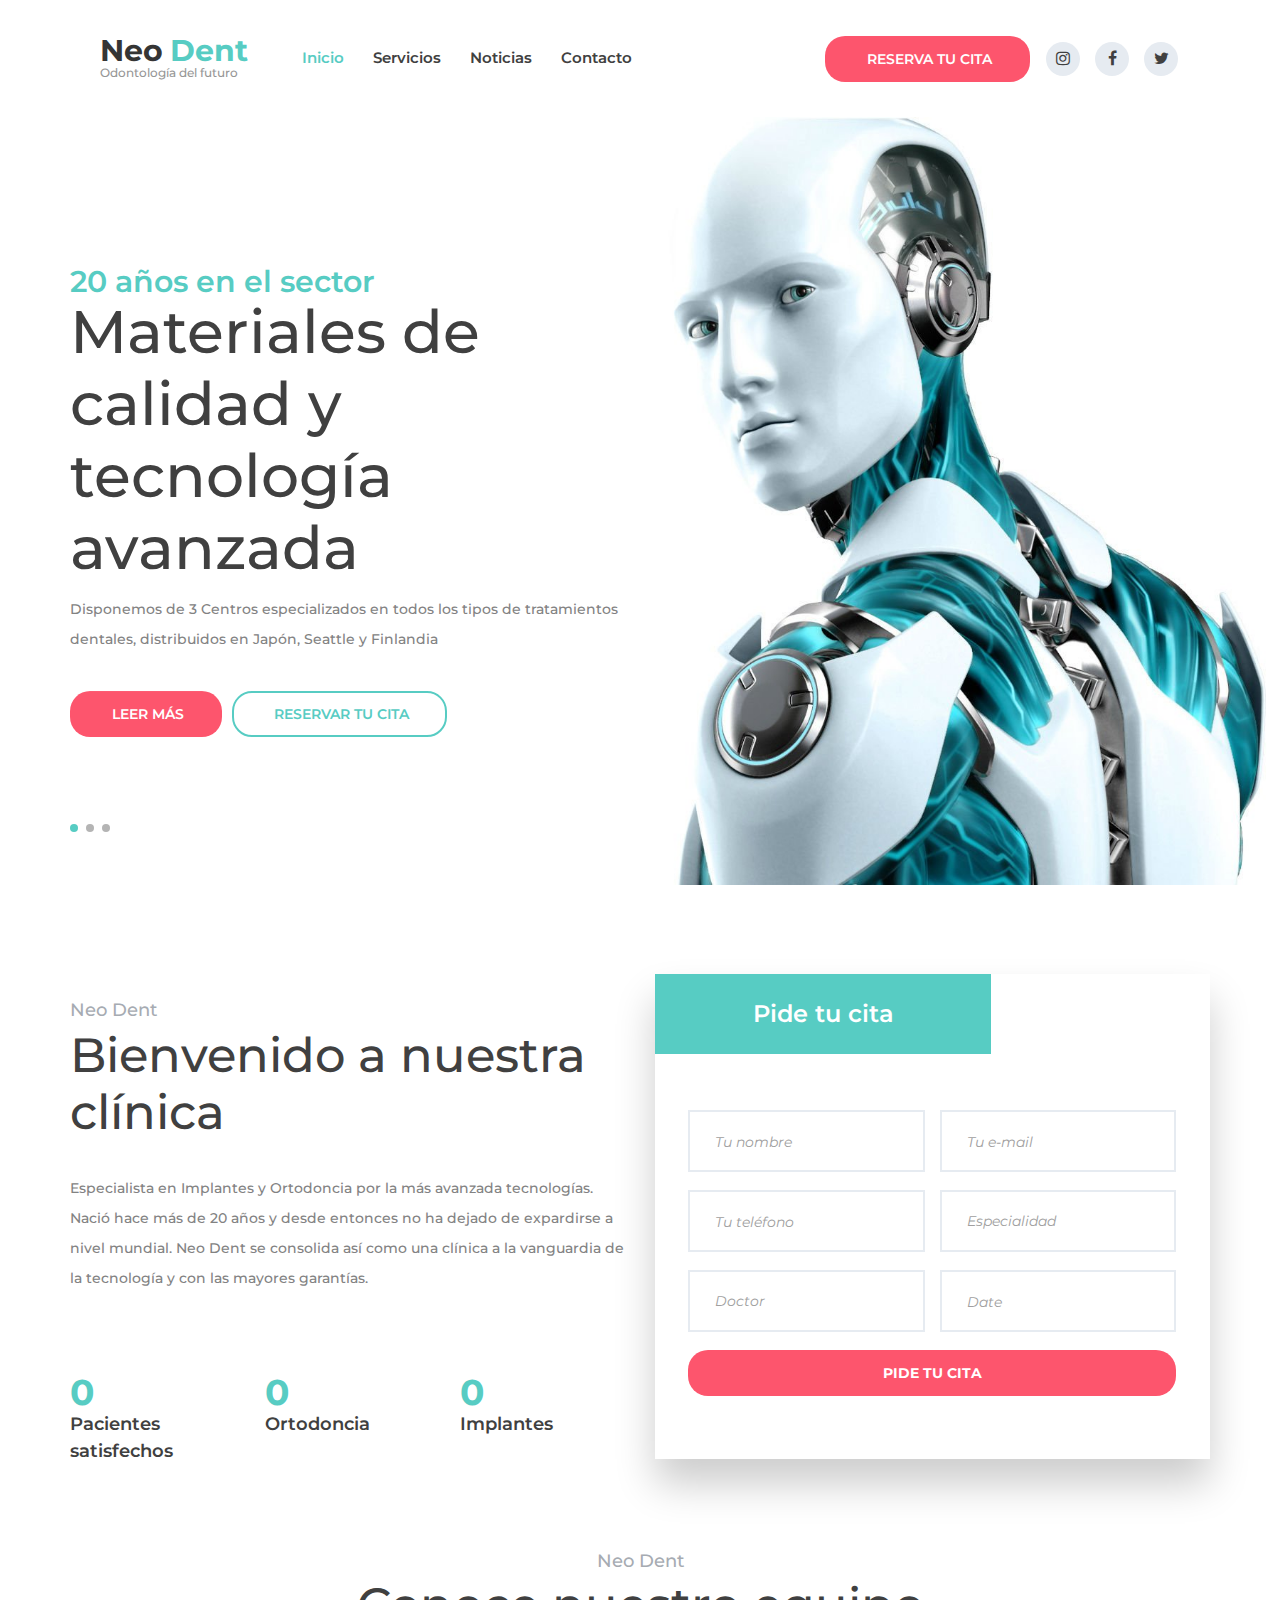
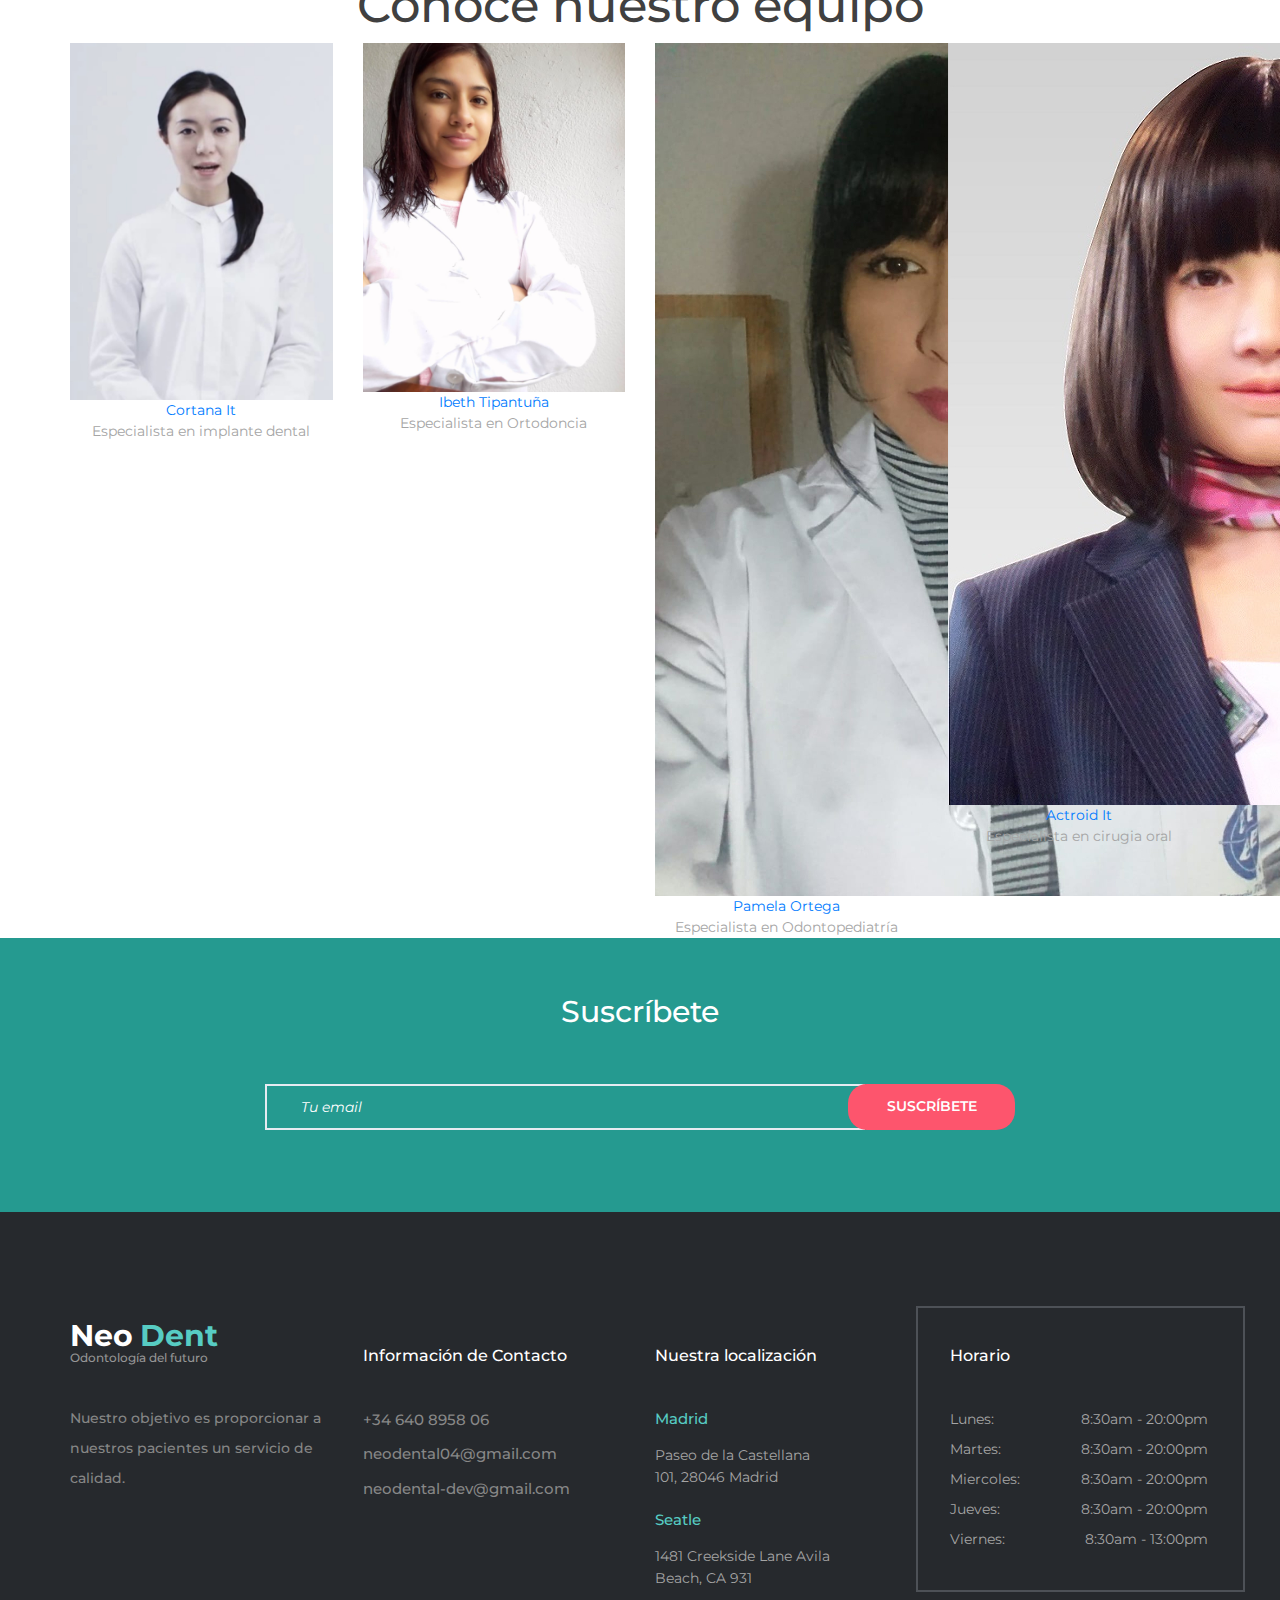
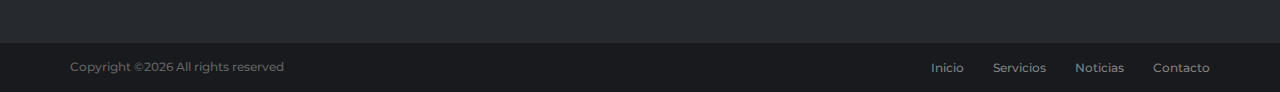
<file: index.html>
<!DOCTYPE html>
<html lang="en">
<head>
<title>Neo Dent</title>
<meta charset="utf-8">
<meta http-equiv="X-UA-Compatible" content="IE=edge">
<meta name="description" content="Dr PRO template project">
<meta name="viewport" content="width=device-width, initial-scale=1">
<link rel="stylesheet" type="text/css" href="styles/bootstrap-4.1.2/bootstrap.min.css">
<link href="plugins/font-awesome-4.7.0/css/font-awesome.min.css" rel="stylesheet" type="text/css">
<link rel="stylesheet" type="text/css" href="plugins/OwlCarousel2-2.2.1/owl.carousel.css">
<link rel="stylesheet" type="text/css" href="plugins/OwlCarousel2-2.2.1/owl.theme.default.css">
<link rel="stylesheet" type="text/css" href="plugins/OwlCarousel2-2.2.1/animate.css">
<link href="plugins/jquery-datepicker/jquery-ui.css" rel="stylesheet" type="text/css">
<link rel="stylesheet" type="text/css" href="styles/main_styles.css">
<link rel="stylesheet" type="text/css" href="styles/responsive.css">
</head>
<body>

<div class="super_container">
	
	<!-- Header -->

	<header class="header trans_400">
		<div class="header_content d-flex flex-row align-items-center jusity-content-start trans_400">

			<!-- Logo -->
			<div class="logo">
				<a href="/">
					<div>Neo<span>Dent</span></div>
					<div>Odontología del futuro</div>
				</a>
			</div>

			<!-- Main Navigation -->
			<nav class="main_nav">
				<ul class="d-flex flex-row align-items-center justify-content-start">
					<li class="active"><a href="index.html">Inicio</a></li>
					<!-- <li><a href="about.html">Nosotros</a></li> -->
					<li><a href="services.html">Servicios</a></li>
					<li><a href="blog.html">Noticias</a></li>
					<li><a href="contact.html">Contacto</a></li>
				</ul>
			</nav>
			<div class="header_extra d-flex flex-row align-items-center justify-content-end ml-auto">
				
				<!-- Work Hourse -->
				<div class="work_hours">Lun - Sáb: 8:30am - 20:30pm</div>

				<!-- Header Phone -->
				<div class="header_phone">+34 640895806</div>

				<!-- Appointment Button -->
				<div class="button button_1 header_button"><a href="#">Reserva tu cita</a></div>

				<!-- Header Social -->
				<div class="social header_social">
					<ul class="d-flex flex-row align-items-center justify-content-start">
						<li><a href="#"><i class="fa fa-instagram" aria-hidden="true"></i></a></li>
						<li><a href="#"><i class="fa fa-facebook" aria-hidden="true"></i></a></li>
						<li><a href="#"><i class="fa fa-twitter" aria-hidden="true"></i></a></li>
					</ul>
				</div>

				<!-- Hamburger -->
				<div class="hamburger"><i class="fa fa-bars" aria-hidden="true"></i></div>
			</div>
		</div>
	</header>

	<!-- Menu -->

	<div class="menu_overlay trans_400"></div>
	<div class="menu trans_400">
		<div class="menu_close_container"><div class="menu_close"><div></div><div></div></div></div>
		<nav class="menu_nav">
			<ul>
				<li><a href="index.html">Inicio</a></li>
				<!-- <li><a href="about.html">Nosotros</a></li> -->
				<li><a href="services.html">Servicios</a></li>
				<li><a href="blog.html">Noticias</a></li>
				<li><a href="contact.html">Contacto</a></li>
			</ul>
		</nav>
		<div class="menu_extra">
			<div class="menu_link">Lun - Sáb: 8:30am - 20:00pm</div>
			<div class="menu_link">+34 640895806</div>
			<div class="menu_link"><a href="#">Reserva tu cita</a></div>
		</div>
		<div class="social menu_social">
			<ul class="d-flex flex-row align-items-center justify-content-start">
				<li><a href="#"><i class="fa fa-instagram" aria-hidden="true"></i></a></li>
				<li><a href="#"><i class="fa fa-facebook" aria-hidden="true"></i></a></li>
				<li><a href="#"><i class="fa fa-twitter" aria-hidden="true"></i></a></li>
			</ul>
		</div>
	</div>

	<!-- Home -->

	<div class="home">

		<!-- Home Slider -->
		<div class="home_slider_container">
			<div class="owl-carousel owl-theme home_slider">
				
				<!-- Slide -->
				<div class="owl-item">
					<div class="background_image" style="background-image:url(robot.jpg)"></div>
					<div class="home_container">
						<div class="container">
							<div class="row">
								<div class="col">
									<div class="home_content">
										<div class="home_subtitle">20 años en el sector</div>
										<div class="home_title">Materiales de calidad y tecnología avanzada</div>
										<div class="home_text">
											<p>Disponemos de 3 Centros especializados en todos los tipos de tratamientos dentales, distribuidos en Japón, Seattle y Finlandia</p>
										</div>
										<div class="home_buttons d-flex flex-row align-items-center justify-content-start">
											<div class="button button_1 trans_200"><a href="#">Leer más</a></div>
											<div class="button button_2 trans_200"><a href="#">Reservar tu cita</a></div>
										</div>
									</div>
								</div>
							</div>
						</div>
					</div>
				</div>

				<!-- Slide -->
				<div class="owl-item">
					<div class="background_image" style="background-image:url(deal.jpg)"></div>
					<div class="home_container">
						<div class="container">
							<div class="row">
								<div class="col">
									<div class="home_content">
										<div class="home_subtitle">Profesionales de confianza</div>
										<div style="color:white;text-shadow:2px 2px 2px gray" class="home_title">Trato personalizado y cercano</div>
										<div class="home_text">
											<p style="color:white;text-shadow:2px 2px 2px gray" >Nuestra odontología, va más allá de tratar la boca, nosotros nos unimos con la persona y juntos nos marcamos unos objetivos y no paramos hasta alcanzarlos y terminamos sonriendo todos.</p>
										</div>
										<div class="home_buttons d-flex flex-row align-items-center justify-content-start">
											<div class="button button_1 trans_200"><a href="#">Leer más</a></div>
											<div class="button button_2 trans_200"><a href="#">Reserva tu cita</a></div>
										</div>
									</div>
								</div>
							</div>
						</div>
					</div>
				</div>

				<!-- Slide -->
				<div class="owl-item">
					<div class="background_image" style="background-image:url(smile.jpg)"></div>
					<div class="home_container">
						<div class="container">
							<div class="row">
								<div class="col">
									<div class="home_content">
										<div class="home_subtitle">#1 Implantes y Ortodoncia</div>
										<div style="color:white" class="home_title">Dentistas especializados en cada área</div>
										<div style="color:white" class="home_text">
											<p style="color:white">Contamos con profesionales que están a su entera disposición para prestarle todo tipo de servicios dentales.</p>
										</div>
										<div class="home_buttons d-flex flex-row align-items-center justify-content-start">
											<div class="button button_1 trans_200"><a href="#">Leer más</a></div>
											<div class="button button_2 trans_200"><a href="#">Reserva tu cita</a></div>
										</div>
									</div>
								</div>
							</div>
						</div>
					</div>
				</div>

			</div>

			<!-- Home Slider Dots -->

			<div class="home_slider_dots">
				<ul id="home_slider_custom_dots" class="home_slider_custom_dots d-flex flex-row align-items-center justify-content-start">
					<li class="home_slider_custom_dot trans_200 active"></li>
					<li class="home_slider_custom_dot trans_200"></li>
					<li class="home_slider_custom_dot trans_200"></li>
				</ul>
			</div>

		</div>
	</div>

	<!-- Intro -->

	<div class="intro">
		<div class="container">
			<div class="row">

				<!-- Intro Content -->
				<div class="col-lg-6 intro_col">
					<div class="intro_content">
						<div class="section_title_container">
							<div class="section_subtitle">Neo Dent</div>
							<div class="section_title"><h2>Bienvenido a nuestra clínica</h2></div>
						</div>
						<div class="intro_text">
							<p>Especialista en Implantes y Ortodoncia  por la más avanzada tecnologías. Nació hace más de 20 años y desde entonces no ha dejado de expardirse a nivel mundial. Neo Dent se consolida así como una clínica a la vanguardia de la tecnología y con las mayores garantías.</p>
						</div>
						<div class="milestones">
							<div class="row milestones_row">
							
								<!-- Milestone -->
								<div class="col-md-4 milestone_col">
									<div class="milestone">
										<div class="milestone_counter" data-end-value="5000" data-sign-before="+">0</div>
										<div class="milestone_text">Pacientes satisfechos</div>
									</div>
								</div>

								<!-- Milestone -->
								<div class="col-md-4 milestone_col">
									<div class="milestone">
										<div class="milestone_counter" data-end-value="352">0</div>
										<div class="milestone_text">Ortodoncia</div>
									</div>
								</div>

								<!-- Milestone -->
								<div class="col-md-4 milestone_col">
									<div class="milestone">
										<div class="milestone_counter" data-end-value="718">0</div>
										<div class="milestone_text">Implantes</div>
									</div>
								</div>

							</div>
						</div>
					</div>
				</div>

				<!-- Intro Form -->
				<div class="col-lg-6 intro_col">
					<div class="intro_form_container">
						<div class="intro_form_title">Pide tu cita</div>
						<form action="#" class="intro_form" id="intro_form">
							<div class="d-flex flex-row align-items-start justify-content-between flex-wrap">
								<input type="text" class="intro_input" placeholder="Tu nombre" required="required">
								<input type="email" class="intro_input" placeholder="Tu e-mail" required="required">
								<input type="tel" class="intro_input" placeholder="Tu teléfono" required="required">
								<select class="intro_select intro_input" required>
									<option disabled="" selected="" value="">Especialidad</option>
									<option>Ortodoncia 1</option>
									<option>Cirugia 2</option>
									<option>Implantologia 3</option>
									<option>Endodoncia 4</option>
									<option>Odontopediatría</option>
								</select>
								<select class="intro_select intro_input" required="required">
										<option disabled="" selected="" value="">Doctor</option>
										<option>Ibeth</option>
										<option>George</option>
										<option>Nick </option>
										<option>Robin Giles</option>
										<option>Pamela Ortega</option>
									</select>
								<input type="text" id="datepicker" class="intro_input datepicker" placeholder="Date" required="required">
							</div>
							<button class="button button_1 intro_button trans_200">Pide tu cita</button>
						</form>
					</div>
				</div>

			</div>
		</div>
	</div>

	<!-- Why Choose Us -->
	<!-- Call to action -->
	<!-- Services -->
	<!-- Extra -->

<!-- 	<div class="extra">
		<div class="parallax_background parallax-window" data-parallax="scroll" data-image-src="images/extra.jpg" data-speed="0.8"></div>
		<div class="container">
			<div class="row">
				<div class="col">
					<div class="extra_container d-flex flex-row align-items-start justify-content-end">
						<div class="extra_content">
							<div class="extra_disc d-flex flex-row align-items-end justify-content-start">
								<div>30<span>%</span></div>
								<div>Discount</div>
							</div>
							<div class="extra_title">Only in August</div>
							<div class="extra_text">
								<p>Nulla facilisi. Nulla egestas vel lacus sed interdum. Sed mollis, orci elementum eleifend tempor, nunc libero porttitor tellus.</p>
							</div>
							<div class="button button_1 extra_link trans_200"><a href="#">Leer más</a></div>
						</div>
					</div>
				</div>
			</div>
		</div>
	</div> -->

	<!-- Team -->

	<div class="team">
		<div class="container">
			<div class="row">
				<div class="col">
					<div class="section_title_container text-center">
						<div class="section_subtitle">Neo Dent</div>
						<div class="section_title"><h2>Conoce nuestro equipo</h2></div>
					</div>
				</div>
			</div>
			<div class="row team_row">
				
				<!-- Team Item -->
				<div class="col-lg-3 team_col">
					<div class="team_item text-center d-flex flex-column aling-items-center justify-content-end">
						<div class="team_image"><img style="width: 100%;" src="111.jpg" alt=""></div>
						<div class="team_content text-center">
							<div class="team_name"><a href="#">Cortana It</a></div>
							<div class="team_title">Especialista en implante dental</div>
							<!-- <div class="team_text">
								<p>Odio ultrices ut. Etiam ac erat ut enim maximus accumsan vel ac nisl. Duis feugiat bibendum orci, non elementum urna.</p>
							</div> -->
						</div>
					</div>
				</div>

				<!-- Team Item -->
				<div class="col-lg-3 team_col">
					<div class="team_item text-center d-flex flex-column aling-items-center justify-content-end">
						<div class="team_image"><img style="width: 100%;" src="222.jpg" alt=""></div>
						<div class="team_content text-center">
							<div class="team_name"><a href="#">Ibeth Tipantuña</a></div>
							<div class="team_title">Especialista en Ortodoncia</div>
							<!-- <div class="team_text">
								<p>Ultrices ut. Etiam ac erat ut enim maximus accumsan vel ac nisl. Duis feugiat bibendum orci, non elementum urna.</p>
							</div> -->
						</div>
					</div>
				</div>

				<!-- Team Item -->
				<div class="col-lg-3 team_col">
					<div class="team_item text-center d-flex flex-column aling-items-center justify-content-end">
						<div class="team_image"><img src="333.jpg" alt=""></div>
						<div class="team_content text-center">
							<div class="team_name"><a href="#">Pamela Ortega</a></div>
							<div class="team_title">Especialista en Odontopediatría</div>
							<!-- <div class="team_text">
								<p>Etiam ac erat ut enim maximus accumsan vel ac nisl. Duis feugiat bibendum orci, non elementum urna. Odio ultrices ut.</p>
							</div> -->
						</div>
					</div>
				</div>

				<!-- Team Item -->
				<div class="col-lg-3 team_col">
					<div class="team_item text-center d-flex flex-column aling-items-center justify-content-end">
						<div class="team_image"><img src="444.jpg" alt=""></div>
						<div class="team_content text-center">
							<div class="team_name"><a href="#">Actroid It</a></div>
							<div class="team_title">Especialista en cirugia oral</div>
<!-- 							<div class="team_text">
								<p>Etiam ac erat ut enim maximus accumsan vel ac nisl. Duis feugiat bibendum orci, non elementum urna. Odio ultrices ut.</p>
							</div> -->
						</div>
					</div>
				</div>

			</div>
		</div>
	</div>

	<!-- Newsletter -->

	<div class="newsletter">
		<div class="parallax_background parallax-window" style="background: rgba(37, 154, 144, 1)"></div>
		<div class="container">
			<div class="row">
				<div class="col text-center">
					<div class="newsletter_title">Suscríbete</div>
				</div>
			</div>
			<div class="row newsletter_row">
				<div class="col-lg-8 offset-lg-2">
					<div class="newsletter_form_container">
						<form action="#" id="newsleter_form" class="newsletter_form">
							<input type="email" class="newsletter_input" placeholder="Tu email" required="required">
							<button class="newsletter_button">Suscríbete</button>
						</form>
					</div>
				</div>
			</div>
		</div>
	</div>

	<!-- Footer -->

	<footer class="footer">
		<div class="footer_content">
			<div class="container">
				<div class="row">

					<!-- Footer About -->
					<div class="col-lg-3 footer_col">
						<div class="footer_about">
							<div class="footer_logo">
								<a href="#">
									<div>Neo<span>Dent</span></div>
									<div>Odontología del futuro</div>
								</a>
							</div>
							<div class="footer_about_text">
								<p>Nuestro objetivo es proporcionar a nuestros pacientes un servicio de calidad.</p>
							</div>
						</div>
					</div>

					<!-- Footer Contact Info -->
					<div class="col-lg-3 footer_col">
						<div class="footer_contact">
							<div class="footer_title">Información de Contacto</div>
							<ul class="contact_list">
								<li>+34 640 8958 06</li>
								<li>neodental04@gmail.com</li>
								<li>neodental-dev@gmail.com</li>
							</ul>
						</div>
					</div>

					<!-- Footer Locations -->
					<div class="col-lg-3 footer_col">
						<div class="footer_location">
							<div class="footer_title">Nuestra localización</div>
							<ul class="locations_list">
								<li>
									<div class="location_title">Madrid</div>
									<div class="location_text">Paseo de la Castellana 101, 28046 Madrid</div>
								</li>
								<li>
									<div class="location_title">Seatle</div>
									<div class="location_text">1481 Creekside Lane Avila Beach, CA 931</div>
								</li>
							</ul>
						</div>
					</div>

					<!-- Footer Opening Hours -->
					<div class="col-lg-3 footer_col">
						<div class="opening_hours">
							<div class="footer_title">Horario</div>
							<ul class="opening_hours_list">
								<li class="d-flex flex-row align-items-start justify-content-start">
									<div>Lunes:</div>
									<div class="ml-auto">8:30am - 20:00pm</div>
								</li>
								<li class="d-flex flex-row align-items-start justify-content-start">
									<div>Martes:</div>
									<div class="ml-auto">8:30am - 20:00pm</div>
								</li>
								<li class="d-flex flex-row align-items-start justify-content-start">
									<div>Miercoles:</div>
									<div class="ml-auto">8:30am - 20:00pm</div>
								</li>
								<li class="d-flex flex-row align-items-start justify-content-start">
									<div>Jueves:</div>
									<div class="ml-auto">8:30am - 20:00pm</div>
								</li>
								<li class="d-flex flex-row align-items-start justify-content-start">
									<div>Viernes:</div>
									<div class="ml-auto">8:30am - 13:00pm</div>
								</li>
							</ul>
						</div>
					</div>

				</div>
			</div>
		</div>
		<div class="footer_bar">
			<div class="container">
				<div class="row">
					<div class="col">
						<div class="footer_bar_content  d-flex flex-md-row flex-column align-items-md-center justify-content-start">
							<div class="copyright"><!-- Link back to Colorlib can't be removed. Template is licensed under CC BY 3.0. -->
Copyright &copy;<script>document.write(new Date().getFullYear());</script> All rights reserved
<!-- Link back to Colorlib can't be removed. Template is licensed under CC BY 3.0. -->
</div>
							<nav class="footer_nav ml-md-auto">
								<ul class="d-flex flex-row align-items-center justify-content-start">
									<li><a href="index.html">Inicio</a></li>
									<!-- <li><a href="about.html">Nosotros</a></li> -->
									<li><a href="services.html">Servicios</a></li>
									<li><a href="blog.html">Noticias</a></li>
									<li><a href="contact.html">Contacto</a></li>
								</ul>
							</nav>
						</div>
					</div>
				</div>
			</div>			
		</div>
	</footer>
</div>

<script src="js/jquery-3.2.1.min.js"></script>
<script src="styles/bootstrap-4.1.2/popper.js"></script>
<script src="styles/bootstrap-4.1.2/bootstrap.min.js"></script>
<script src="plugins/greensock/TweenMax.min.js"></script>
<script src="plugins/greensock/TimelineMax.min.js"></script>
<script src="plugins/scrollmagic/ScrollMagic.min.js"></script>
<script src="plugins/greensock/animation.gsap.min.js"></script>
<script src="plugins/greensock/ScrollToPlugin.min.js"></script>
<script src="plugins/OwlCarousel2-2.2.1/owl.carousel.js"></script>
<script src="plugins/easing/easing.js"></script>
<script src="plugins/parallax-js-master/parallax.min.js"></script>
<script src="plugins/jquery-datepicker/jquery-ui.js"></script>
<script src="js/custom.js"></script>

<!-- Global site tag (gtag.js) - Google Analytics -->
<script async src="https://www.googletagmanager.com/gtag/js?id=UA-23581568-13"></script>
<script>
  window.dataLayer = window.dataLayer || [];
  function gtag(){dataLayer.push(arguments);}
  gtag('js', new Date());

  gtag('config', 'UA-23581568-13');
</script>

</body>
</html>
</file>
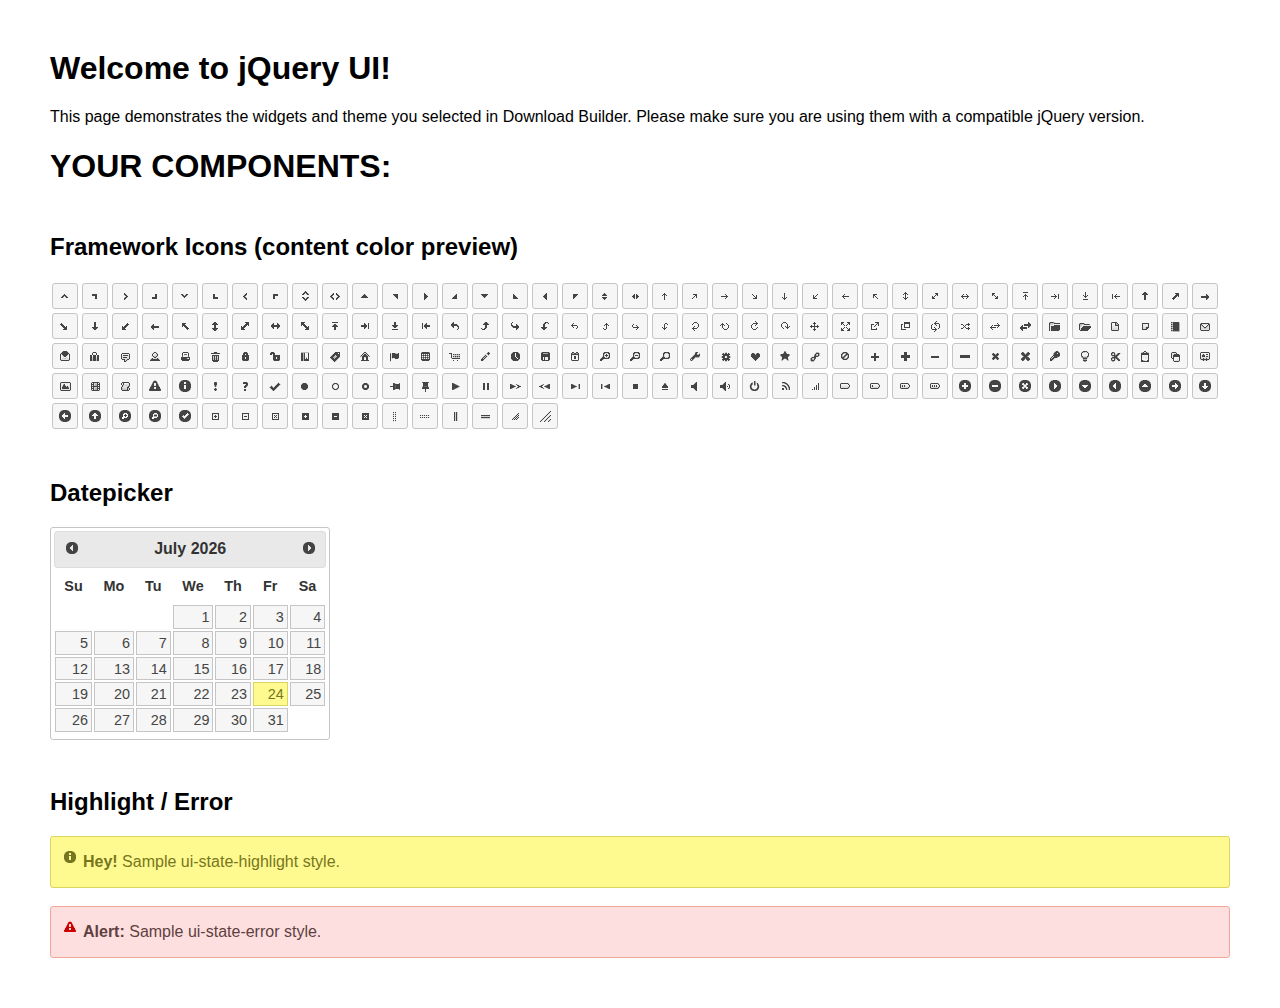
<file: plugins/jquery-datepicker/index.html>
<!doctype html>
<html lang="us">
<head>
	<meta charset="utf-8">
	<title>jQuery UI Example Page</title>
	<link href="jquery-ui.css" rel="stylesheet">
	<style>
	body{
		font-family: "Trebuchet MS", sans-serif;
		margin: 50px;
	}
	.demoHeaders {
		margin-top: 2em;
	}
	#dialog-link {
		padding: .4em 1em .4em 20px;
		text-decoration: none;
		position: relative;
	}
	#dialog-link span.ui-icon {
		margin: 0 5px 0 0;
		position: absolute;
		left: .2em;
		top: 50%;
		margin-top: -8px;
	}
	#icons {
		margin: 0;
		padding: 0;
	}
	#icons li {
		margin: 2px;
		position: relative;
		padding: 4px 0;
		cursor: pointer;
		float: left;
		list-style: none;
	}
	#icons span.ui-icon {
		float: left;
		margin: 0 4px;
	}
	.fakewindowcontain .ui-widget-overlay {
		position: absolute;
	}
	select {
		width: 200px;
	}
	</style>
</head>
<body>

<h1>Welcome to jQuery UI!</h1>

<div class="ui-widget">
	<p>This page demonstrates the widgets and theme you selected in Download Builder. Please make sure you are using them with a compatible jQuery version.</p>
</div>

<h1>YOUR COMPONENTS:</h1>
















<h2 class="demoHeaders">Framework Icons (content color preview)</h2>
<ul id="icons" class="ui-widget ui-helper-clearfix">
	<li class="ui-state-default ui-corner-all" title=".ui-icon-caret-1-n"><span class="ui-icon ui-icon-caret-1-n"></span></li>
	<li class="ui-state-default ui-corner-all" title=".ui-icon-caret-1-ne"><span class="ui-icon ui-icon-caret-1-ne"></span></li>
	<li class="ui-state-default ui-corner-all" title=".ui-icon-caret-1-e"><span class="ui-icon ui-icon-caret-1-e"></span></li>
	<li class="ui-state-default ui-corner-all" title=".ui-icon-caret-1-se"><span class="ui-icon ui-icon-caret-1-se"></span></li>
	<li class="ui-state-default ui-corner-all" title=".ui-icon-caret-1-s"><span class="ui-icon ui-icon-caret-1-s"></span></li>
	<li class="ui-state-default ui-corner-all" title=".ui-icon-caret-1-sw"><span class="ui-icon ui-icon-caret-1-sw"></span></li>
	<li class="ui-state-default ui-corner-all" title=".ui-icon-caret-1-w"><span class="ui-icon ui-icon-caret-1-w"></span></li>
	<li class="ui-state-default ui-corner-all" title=".ui-icon-caret-1-nw"><span class="ui-icon ui-icon-caret-1-nw"></span></li>
	<li class="ui-state-default ui-corner-all" title=".ui-icon-caret-2-n-s"><span class="ui-icon ui-icon-caret-2-n-s"></span></li>
	<li class="ui-state-default ui-corner-all" title=".ui-icon-caret-2-e-w"><span class="ui-icon ui-icon-caret-2-e-w"></span></li>
	<li class="ui-state-default ui-corner-all" title=".ui-icon-triangle-1-n"><span class="ui-icon ui-icon-triangle-1-n"></span></li>
	<li class="ui-state-default ui-corner-all" title=".ui-icon-triangle-1-ne"><span class="ui-icon ui-icon-triangle-1-ne"></span></li>
	<li class="ui-state-default ui-corner-all" title=".ui-icon-triangle-1-e"><span class="ui-icon ui-icon-triangle-1-e"></span></li>
	<li class="ui-state-default ui-corner-all" title=".ui-icon-triangle-1-se"><span class="ui-icon ui-icon-triangle-1-se"></span></li>
	<li class="ui-state-default ui-corner-all" title=".ui-icon-triangle-1-s"><span class="ui-icon ui-icon-triangle-1-s"></span></li>
	<li class="ui-state-default ui-corner-all" title=".ui-icon-triangle-1-sw"><span class="ui-icon ui-icon-triangle-1-sw"></span></li>
	<li class="ui-state-default ui-corner-all" title=".ui-icon-triangle-1-w"><span class="ui-icon ui-icon-triangle-1-w"></span></li>
	<li class="ui-state-default ui-corner-all" title=".ui-icon-triangle-1-nw"><span class="ui-icon ui-icon-triangle-1-nw"></span></li>
	<li class="ui-state-default ui-corner-all" title=".ui-icon-triangle-2-n-s"><span class="ui-icon ui-icon-triangle-2-n-s"></span></li>
	<li class="ui-state-default ui-corner-all" title=".ui-icon-triangle-2-e-w"><span class="ui-icon ui-icon-triangle-2-e-w"></span></li>
	<li class="ui-state-default ui-corner-all" title=".ui-icon-arrow-1-n"><span class="ui-icon ui-icon-arrow-1-n"></span></li>
	<li class="ui-state-default ui-corner-all" title=".ui-icon-arrow-1-ne"><span class="ui-icon ui-icon-arrow-1-ne"></span></li>
	<li class="ui-state-default ui-corner-all" title=".ui-icon-arrow-1-e"><span class="ui-icon ui-icon-arrow-1-e"></span></li>
	<li class="ui-state-default ui-corner-all" title=".ui-icon-arrow-1-se"><span class="ui-icon ui-icon-arrow-1-se"></span></li>
	<li class="ui-state-default ui-corner-all" title=".ui-icon-arrow-1-s"><span class="ui-icon ui-icon-arrow-1-s"></span></li>
	<li class="ui-state-default ui-corner-all" title=".ui-icon-arrow-1-sw"><span class="ui-icon ui-icon-arrow-1-sw"></span></li>
	<li class="ui-state-default ui-corner-all" title=".ui-icon-arrow-1-w"><span class="ui-icon ui-icon-arrow-1-w"></span></li>
	<li class="ui-state-default ui-corner-all" title=".ui-icon-arrow-1-nw"><span class="ui-icon ui-icon-arrow-1-nw"></span></li>
	<li class="ui-state-default ui-corner-all" title=".ui-icon-arrow-2-n-s"><span class="ui-icon ui-icon-arrow-2-n-s"></span></li>
	<li class="ui-state-default ui-corner-all" title=".ui-icon-arrow-2-ne-sw"><span class="ui-icon ui-icon-arrow-2-ne-sw"></span></li>
	<li class="ui-state-default ui-corner-all" title=".ui-icon-arrow-2-e-w"><span class="ui-icon ui-icon-arrow-2-e-w"></span></li>
	<li class="ui-state-default ui-corner-all" title=".ui-icon-arrow-2-se-nw"><span class="ui-icon ui-icon-arrow-2-se-nw"></span></li>
	<li class="ui-state-default ui-corner-all" title=".ui-icon-arrowstop-1-n"><span class="ui-icon ui-icon-arrowstop-1-n"></span></li>
	<li class="ui-state-default ui-corner-all" title=".ui-icon-arrowstop-1-e"><span class="ui-icon ui-icon-arrowstop-1-e"></span></li>
	<li class="ui-state-default ui-corner-all" title=".ui-icon-arrowstop-1-s"><span class="ui-icon ui-icon-arrowstop-1-s"></span></li>
	<li class="ui-state-default ui-corner-all" title=".ui-icon-arrowstop-1-w"><span class="ui-icon ui-icon-arrowstop-1-w"></span></li>
	<li class="ui-state-default ui-corner-all" title=".ui-icon-arrowthick-1-n"><span class="ui-icon ui-icon-arrowthick-1-n"></span></li>
	<li class="ui-state-default ui-corner-all" title=".ui-icon-arrowthick-1-ne"><span class="ui-icon ui-icon-arrowthick-1-ne"></span></li>
	<li class="ui-state-default ui-corner-all" title=".ui-icon-arrowthick-1-e"><span class="ui-icon ui-icon-arrowthick-1-e"></span></li>
	<li class="ui-state-default ui-corner-all" title=".ui-icon-arrowthick-1-se"><span class="ui-icon ui-icon-arrowthick-1-se"></span></li>
	<li class="ui-state-default ui-corner-all" title=".ui-icon-arrowthick-1-s"><span class="ui-icon ui-icon-arrowthick-1-s"></span></li>
	<li class="ui-state-default ui-corner-all" title=".ui-icon-arrowthick-1-sw"><span class="ui-icon ui-icon-arrowthick-1-sw"></span></li>
	<li class="ui-state-default ui-corner-all" title=".ui-icon-arrowthick-1-w"><span class="ui-icon ui-icon-arrowthick-1-w"></span></li>
	<li class="ui-state-default ui-corner-all" title=".ui-icon-arrowthick-1-nw"><span class="ui-icon ui-icon-arrowthick-1-nw"></span></li>
	<li class="ui-state-default ui-corner-all" title=".ui-icon-arrowthick-2-n-s"><span class="ui-icon ui-icon-arrowthick-2-n-s"></span></li>
	<li class="ui-state-default ui-corner-all" title=".ui-icon-arrowthick-2-ne-sw"><span class="ui-icon ui-icon-arrowthick-2-ne-sw"></span></li>
	<li class="ui-state-default ui-corner-all" title=".ui-icon-arrowthick-2-e-w"><span class="ui-icon ui-icon-arrowthick-2-e-w"></span></li>
	<li class="ui-state-default ui-corner-all" title=".ui-icon-arrowthick-2-se-nw"><span class="ui-icon ui-icon-arrowthick-2-se-nw"></span></li>
	<li class="ui-state-default ui-corner-all" title=".ui-icon-arrowthickstop-1-n"><span class="ui-icon ui-icon-arrowthickstop-1-n"></span></li>
	<li class="ui-state-default ui-corner-all" title=".ui-icon-arrowthickstop-1-e"><span class="ui-icon ui-icon-arrowthickstop-1-e"></span></li>
	<li class="ui-state-default ui-corner-all" title=".ui-icon-arrowthickstop-1-s"><span class="ui-icon ui-icon-arrowthickstop-1-s"></span></li>
	<li class="ui-state-default ui-corner-all" title=".ui-icon-arrowthickstop-1-w"><span class="ui-icon ui-icon-arrowthickstop-1-w"></span></li>
	<li class="ui-state-default ui-corner-all" title=".ui-icon-arrowreturnthick-1-w"><span class="ui-icon ui-icon-arrowreturnthick-1-w"></span></li>
	<li class="ui-state-default ui-corner-all" title=".ui-icon-arrowreturnthick-1-n"><span class="ui-icon ui-icon-arrowreturnthick-1-n"></span></li>
	<li class="ui-state-default ui-corner-all" title=".ui-icon-arrowreturnthick-1-e"><span class="ui-icon ui-icon-arrowreturnthick-1-e"></span></li>
	<li class="ui-state-default ui-corner-all" title=".ui-icon-arrowreturnthick-1-s"><span class="ui-icon ui-icon-arrowreturnthick-1-s"></span></li>
	<li class="ui-state-default ui-corner-all" title=".ui-icon-arrowreturn-1-w"><span class="ui-icon ui-icon-arrowreturn-1-w"></span></li>
	<li class="ui-state-default ui-corner-all" title=".ui-icon-arrowreturn-1-n"><span class="ui-icon ui-icon-arrowreturn-1-n"></span></li>
	<li class="ui-state-default ui-corner-all" title=".ui-icon-arrowreturn-1-e"><span class="ui-icon ui-icon-arrowreturn-1-e"></span></li>
	<li class="ui-state-default ui-corner-all" title=".ui-icon-arrowreturn-1-s"><span class="ui-icon ui-icon-arrowreturn-1-s"></span></li>
	<li class="ui-state-default ui-corner-all" title=".ui-icon-arrowrefresh-1-w"><span class="ui-icon ui-icon-arrowrefresh-1-w"></span></li>
	<li class="ui-state-default ui-corner-all" title=".ui-icon-arrowrefresh-1-n"><span class="ui-icon ui-icon-arrowrefresh-1-n"></span></li>
	<li class="ui-state-default ui-corner-all" title=".ui-icon-arrowrefresh-1-e"><span class="ui-icon ui-icon-arrowrefresh-1-e"></span></li>
	<li class="ui-state-default ui-corner-all" title=".ui-icon-arrowrefresh-1-s"><span class="ui-icon ui-icon-arrowrefresh-1-s"></span></li>
	<li class="ui-state-default ui-corner-all" title=".ui-icon-arrow-4"><span class="ui-icon ui-icon-arrow-4"></span></li>
	<li class="ui-state-default ui-corner-all" title=".ui-icon-arrow-4-diag"><span class="ui-icon ui-icon-arrow-4-diag"></span></li>
	<li class="ui-state-default ui-corner-all" title=".ui-icon-extlink"><span class="ui-icon ui-icon-extlink"></span></li>
	<li class="ui-state-default ui-corner-all" title=".ui-icon-newwin"><span class="ui-icon ui-icon-newwin"></span></li>
	<li class="ui-state-default ui-corner-all" title=".ui-icon-refresh"><span class="ui-icon ui-icon-refresh"></span></li>
	<li class="ui-state-default ui-corner-all" title=".ui-icon-shuffle"><span class="ui-icon ui-icon-shuffle"></span></li>
	<li class="ui-state-default ui-corner-all" title=".ui-icon-transfer-e-w"><span class="ui-icon ui-icon-transfer-e-w"></span></li>
	<li class="ui-state-default ui-corner-all" title=".ui-icon-transferthick-e-w"><span class="ui-icon ui-icon-transferthick-e-w"></span></li>
	<li class="ui-state-default ui-corner-all" title=".ui-icon-folder-collapsed"><span class="ui-icon ui-icon-folder-collapsed"></span></li>
	<li class="ui-state-default ui-corner-all" title=".ui-icon-folder-open"><span class="ui-icon ui-icon-folder-open"></span></li>
	<li class="ui-state-default ui-corner-all" title=".ui-icon-document"><span class="ui-icon ui-icon-document"></span></li>
	<li class="ui-state-default ui-corner-all" title=".ui-icon-document-b"><span class="ui-icon ui-icon-document-b"></span></li>
	<li class="ui-state-default ui-corner-all" title=".ui-icon-note"><span class="ui-icon ui-icon-note"></span></li>
	<li class="ui-state-default ui-corner-all" title=".ui-icon-mail-closed"><span class="ui-icon ui-icon-mail-closed"></span></li>
	<li class="ui-state-default ui-corner-all" title=".ui-icon-mail-open"><span class="ui-icon ui-icon-mail-open"></span></li>
	<li class="ui-state-default ui-corner-all" title=".ui-icon-suitcase"><span class="ui-icon ui-icon-suitcase"></span></li>
	<li class="ui-state-default ui-corner-all" title=".ui-icon-comment"><span class="ui-icon ui-icon-comment"></span></li>
	<li class="ui-state-default ui-corner-all" title=".ui-icon-person"><span class="ui-icon ui-icon-person"></span></li>
	<li class="ui-state-default ui-corner-all" title=".ui-icon-print"><span class="ui-icon ui-icon-print"></span></li>
	<li class="ui-state-default ui-corner-all" title=".ui-icon-trash"><span class="ui-icon ui-icon-trash"></span></li>
	<li class="ui-state-default ui-corner-all" title=".ui-icon-locked"><span class="ui-icon ui-icon-locked"></span></li>
	<li class="ui-state-default ui-corner-all" title=".ui-icon-unlocked"><span class="ui-icon ui-icon-unlocked"></span></li>
	<li class="ui-state-default ui-corner-all" title=".ui-icon-bookmark"><span class="ui-icon ui-icon-bookmark"></span></li>
	<li class="ui-state-default ui-corner-all" title=".ui-icon-tag"><span class="ui-icon ui-icon-tag"></span></li>
	<li class="ui-state-default ui-corner-all" title=".ui-icon-home"><span class="ui-icon ui-icon-home"></span></li>
	<li class="ui-state-default ui-corner-all" title=".ui-icon-flag"><span class="ui-icon ui-icon-flag"></span></li>
	<li class="ui-state-default ui-corner-all" title=".ui-icon-calculator"><span class="ui-icon ui-icon-calculator"></span></li>
	<li class="ui-state-default ui-corner-all" title=".ui-icon-cart"><span class="ui-icon ui-icon-cart"></span></li>
	<li class="ui-state-default ui-corner-all" title=".ui-icon-pencil"><span class="ui-icon ui-icon-pencil"></span></li>
	<li class="ui-state-default ui-corner-all" title=".ui-icon-clock"><span class="ui-icon ui-icon-clock"></span></li>
	<li class="ui-state-default ui-corner-all" title=".ui-icon-disk"><span class="ui-icon ui-icon-disk"></span></li>
	<li class="ui-state-default ui-corner-all" title=".ui-icon-calendar"><span class="ui-icon ui-icon-calendar"></span></li>
	<li class="ui-state-default ui-corner-all" title=".ui-icon-zoomin"><span class="ui-icon ui-icon-zoomin"></span></li>
	<li class="ui-state-default ui-corner-all" title=".ui-icon-zoomout"><span class="ui-icon ui-icon-zoomout"></span></li>
	<li class="ui-state-default ui-corner-all" title=".ui-icon-search"><span class="ui-icon ui-icon-search"></span></li>
	<li class="ui-state-default ui-corner-all" title=".ui-icon-wrench"><span class="ui-icon ui-icon-wrench"></span></li>
	<li class="ui-state-default ui-corner-all" title=".ui-icon-gear"><span class="ui-icon ui-icon-gear"></span></li>
	<li class="ui-state-default ui-corner-all" title=".ui-icon-heart"><span class="ui-icon ui-icon-heart"></span></li>
	<li class="ui-state-default ui-corner-all" title=".ui-icon-star"><span class="ui-icon ui-icon-star"></span></li>
	<li class="ui-state-default ui-corner-all" title=".ui-icon-link"><span class="ui-icon ui-icon-link"></span></li>
	<li class="ui-state-default ui-corner-all" title=".ui-icon-cancel"><span class="ui-icon ui-icon-cancel"></span></li>
	<li class="ui-state-default ui-corner-all" title=".ui-icon-plus"><span class="ui-icon ui-icon-plus"></span></li>
	<li class="ui-state-default ui-corner-all" title=".ui-icon-plusthick"><span class="ui-icon ui-icon-plusthick"></span></li>
	<li class="ui-state-default ui-corner-all" title=".ui-icon-minus"><span class="ui-icon ui-icon-minus"></span></li>
	<li class="ui-state-default ui-corner-all" title=".ui-icon-minusthick"><span class="ui-icon ui-icon-minusthick"></span></li>
	<li class="ui-state-default ui-corner-all" title=".ui-icon-close"><span class="ui-icon ui-icon-close"></span></li>
	<li class="ui-state-default ui-corner-all" title=".ui-icon-closethick"><span class="ui-icon ui-icon-closethick"></span></li>
	<li class="ui-state-default ui-corner-all" title=".ui-icon-key"><span class="ui-icon ui-icon-key"></span></li>
	<li class="ui-state-default ui-corner-all" title=".ui-icon-lightbulb"><span class="ui-icon ui-icon-lightbulb"></span></li>
	<li class="ui-state-default ui-corner-all" title=".ui-icon-scissors"><span class="ui-icon ui-icon-scissors"></span></li>
	<li class="ui-state-default ui-corner-all" title=".ui-icon-clipboard"><span class="ui-icon ui-icon-clipboard"></span></li>
	<li class="ui-state-default ui-corner-all" title=".ui-icon-copy"><span class="ui-icon ui-icon-copy"></span></li>
	<li class="ui-state-default ui-corner-all" title=".ui-icon-contact"><span class="ui-icon ui-icon-contact"></span></li>
	<li class="ui-state-default ui-corner-all" title=".ui-icon-image"><span class="ui-icon ui-icon-image"></span></li>
	<li class="ui-state-default ui-corner-all" title=".ui-icon-video"><span class="ui-icon ui-icon-video"></span></li>
	<li class="ui-state-default ui-corner-all" title=".ui-icon-script"><span class="ui-icon ui-icon-script"></span></li>
	<li class="ui-state-default ui-corner-all" title=".ui-icon-alert"><span class="ui-icon ui-icon-alert"></span></li>
	<li class="ui-state-default ui-corner-all" title=".ui-icon-info"><span class="ui-icon ui-icon-info"></span></li>
	<li class="ui-state-default ui-corner-all" title=".ui-icon-notice"><span class="ui-icon ui-icon-notice"></span></li>
	<li class="ui-state-default ui-corner-all" title=".ui-icon-help"><span class="ui-icon ui-icon-help"></span></li>
	<li class="ui-state-default ui-corner-all" title=".ui-icon-check"><span class="ui-icon ui-icon-check"></span></li>
	<li class="ui-state-default ui-corner-all" title=".ui-icon-bullet"><span class="ui-icon ui-icon-bullet"></span></li>
	<li class="ui-state-default ui-corner-all" title=".ui-icon-radio-off"><span class="ui-icon ui-icon-radio-off"></span></li>
	<li class="ui-state-default ui-corner-all" title=".ui-icon-radio-on"><span class="ui-icon ui-icon-radio-on"></span></li>
	<li class="ui-state-default ui-corner-all" title=".ui-icon-pin-w"><span class="ui-icon ui-icon-pin-w"></span></li>
	<li class="ui-state-default ui-corner-all" title=".ui-icon-pin-s"><span class="ui-icon ui-icon-pin-s"></span></li>
	<li class="ui-state-default ui-corner-all" title=".ui-icon-play"><span class="ui-icon ui-icon-play"></span></li>
	<li class="ui-state-default ui-corner-all" title=".ui-icon-pause"><span class="ui-icon ui-icon-pause"></span></li>
	<li class="ui-state-default ui-corner-all" title=".ui-icon-seek-next"><span class="ui-icon ui-icon-seek-next"></span></li>
	<li class="ui-state-default ui-corner-all" title=".ui-icon-seek-prev"><span class="ui-icon ui-icon-seek-prev"></span></li>
	<li class="ui-state-default ui-corner-all" title=".ui-icon-seek-end"><span class="ui-icon ui-icon-seek-end"></span></li>
	<li class="ui-state-default ui-corner-all" title=".ui-icon-seek-first"><span class="ui-icon ui-icon-seek-first"></span></li>
	<li class="ui-state-default ui-corner-all" title=".ui-icon-stop"><span class="ui-icon ui-icon-stop"></span></li>
	<li class="ui-state-default ui-corner-all" title=".ui-icon-eject"><span class="ui-icon ui-icon-eject"></span></li>
	<li class="ui-state-default ui-corner-all" title=".ui-icon-volume-off"><span class="ui-icon ui-icon-volume-off"></span></li>
	<li class="ui-state-default ui-corner-all" title=".ui-icon-volume-on"><span class="ui-icon ui-icon-volume-on"></span></li>
	<li class="ui-state-default ui-corner-all" title=".ui-icon-power"><span class="ui-icon ui-icon-power"></span></li>
	<li class="ui-state-default ui-corner-all" title=".ui-icon-signal-diag"><span class="ui-icon ui-icon-signal-diag"></span></li>
	<li class="ui-state-default ui-corner-all" title=".ui-icon-signal"><span class="ui-icon ui-icon-signal"></span></li>
	<li class="ui-state-default ui-corner-all" title=".ui-icon-battery-0"><span class="ui-icon ui-icon-battery-0"></span></li>
	<li class="ui-state-default ui-corner-all" title=".ui-icon-battery-1"><span class="ui-icon ui-icon-battery-1"></span></li>
	<li class="ui-state-default ui-corner-all" title=".ui-icon-battery-2"><span class="ui-icon ui-icon-battery-2"></span></li>
	<li class="ui-state-default ui-corner-all" title=".ui-icon-battery-3"><span class="ui-icon ui-icon-battery-3"></span></li>
	<li class="ui-state-default ui-corner-all" title=".ui-icon-circle-plus"><span class="ui-icon ui-icon-circle-plus"></span></li>
	<li class="ui-state-default ui-corner-all" title=".ui-icon-circle-minus"><span class="ui-icon ui-icon-circle-minus"></span></li>
	<li class="ui-state-default ui-corner-all" title=".ui-icon-circle-close"><span class="ui-icon ui-icon-circle-close"></span></li>
	<li class="ui-state-default ui-corner-all" title=".ui-icon-circle-triangle-e"><span class="ui-icon ui-icon-circle-triangle-e"></span></li>
	<li class="ui-state-default ui-corner-all" title=".ui-icon-circle-triangle-s"><span class="ui-icon ui-icon-circle-triangle-s"></span></li>
	<li class="ui-state-default ui-corner-all" title=".ui-icon-circle-triangle-w"><span class="ui-icon ui-icon-circle-triangle-w"></span></li>
	<li class="ui-state-default ui-corner-all" title=".ui-icon-circle-triangle-n"><span class="ui-icon ui-icon-circle-triangle-n"></span></li>
	<li class="ui-state-default ui-corner-all" title=".ui-icon-circle-arrow-e"><span class="ui-icon ui-icon-circle-arrow-e"></span></li>
	<li class="ui-state-default ui-corner-all" title=".ui-icon-circle-arrow-s"><span class="ui-icon ui-icon-circle-arrow-s"></span></li>
	<li class="ui-state-default ui-corner-all" title=".ui-icon-circle-arrow-w"><span class="ui-icon ui-icon-circle-arrow-w"></span></li>
	<li class="ui-state-default ui-corner-all" title=".ui-icon-circle-arrow-n"><span class="ui-icon ui-icon-circle-arrow-n"></span></li>
	<li class="ui-state-default ui-corner-all" title=".ui-icon-circle-zoomin"><span class="ui-icon ui-icon-circle-zoomin"></span></li>
	<li class="ui-state-default ui-corner-all" title=".ui-icon-circle-zoomout"><span class="ui-icon ui-icon-circle-zoomout"></span></li>
	<li class="ui-state-default ui-corner-all" title=".ui-icon-circle-check"><span class="ui-icon ui-icon-circle-check"></span></li>
	<li class="ui-state-default ui-corner-all" title=".ui-icon-circlesmall-plus"><span class="ui-icon ui-icon-circlesmall-plus"></span></li>
	<li class="ui-state-default ui-corner-all" title=".ui-icon-circlesmall-minus"><span class="ui-icon ui-icon-circlesmall-minus"></span></li>
	<li class="ui-state-default ui-corner-all" title=".ui-icon-circlesmall-close"><span class="ui-icon ui-icon-circlesmall-close"></span></li>
	<li class="ui-state-default ui-corner-all" title=".ui-icon-squaresmall-plus"><span class="ui-icon ui-icon-squaresmall-plus"></span></li>
	<li class="ui-state-default ui-corner-all" title=".ui-icon-squaresmall-minus"><span class="ui-icon ui-icon-squaresmall-minus"></span></li>
	<li class="ui-state-default ui-corner-all" title=".ui-icon-squaresmall-close"><span class="ui-icon ui-icon-squaresmall-close"></span></li>
	<li class="ui-state-default ui-corner-all" title=".ui-icon-grip-dotted-vertical"><span class="ui-icon ui-icon-grip-dotted-vertical"></span></li>
	<li class="ui-state-default ui-corner-all" title=".ui-icon-grip-dotted-horizontal"><span class="ui-icon ui-icon-grip-dotted-horizontal"></span></li>
	<li class="ui-state-default ui-corner-all" title=".ui-icon-grip-solid-vertical"><span class="ui-icon ui-icon-grip-solid-vertical"></span></li>
	<li class="ui-state-default ui-corner-all" title=".ui-icon-grip-solid-horizontal"><span class="ui-icon ui-icon-grip-solid-horizontal"></span></li>
	<li class="ui-state-default ui-corner-all" title=".ui-icon-gripsmall-diagonal-se"><span class="ui-icon ui-icon-gripsmall-diagonal-se"></span></li>
	<li class="ui-state-default ui-corner-all" title=".ui-icon-grip-diagonal-se"><span class="ui-icon ui-icon-grip-diagonal-se"></span></li>
</ul>




<!-- Datepicker -->
<h2 class="demoHeaders">Datepicker</h2>
<div id="datepicker"></div>












<!-- Highlight / Error -->
<h2 class="demoHeaders">Highlight / Error</h2>
<div class="ui-widget">
	<div class="ui-state-highlight ui-corner-all" style="margin-top: 20px; padding: 0 .7em;">
		<p><span class="ui-icon ui-icon-info" style="float: left; margin-right: .3em;"></span>
		<strong>Hey!</strong> Sample ui-state-highlight style.</p>
	</div>
</div>
<br>
<div class="ui-widget">
	<div class="ui-state-error ui-corner-all" style="padding: 0 .7em;">
		<p><span class="ui-icon ui-icon-alert" style="float: left; margin-right: .3em;"></span>
		<strong>Alert:</strong> Sample ui-state-error style.</p>
	</div>
</div>

<script src="external/jquery/jquery.js"></script>
<script src="jquery-ui.js"></script>
<script>















$( "#datepicker" ).datepicker({
	inline: true
});














// Hover states on the static widgets
$( "#dialog-link, #icons li" ).hover(
	function() {
		$( this ).addClass( "ui-state-hover" );
	},
	function() {
		$( this ).removeClass( "ui-state-hover" );
	}
);
</script>
</body>
</html>
</file>
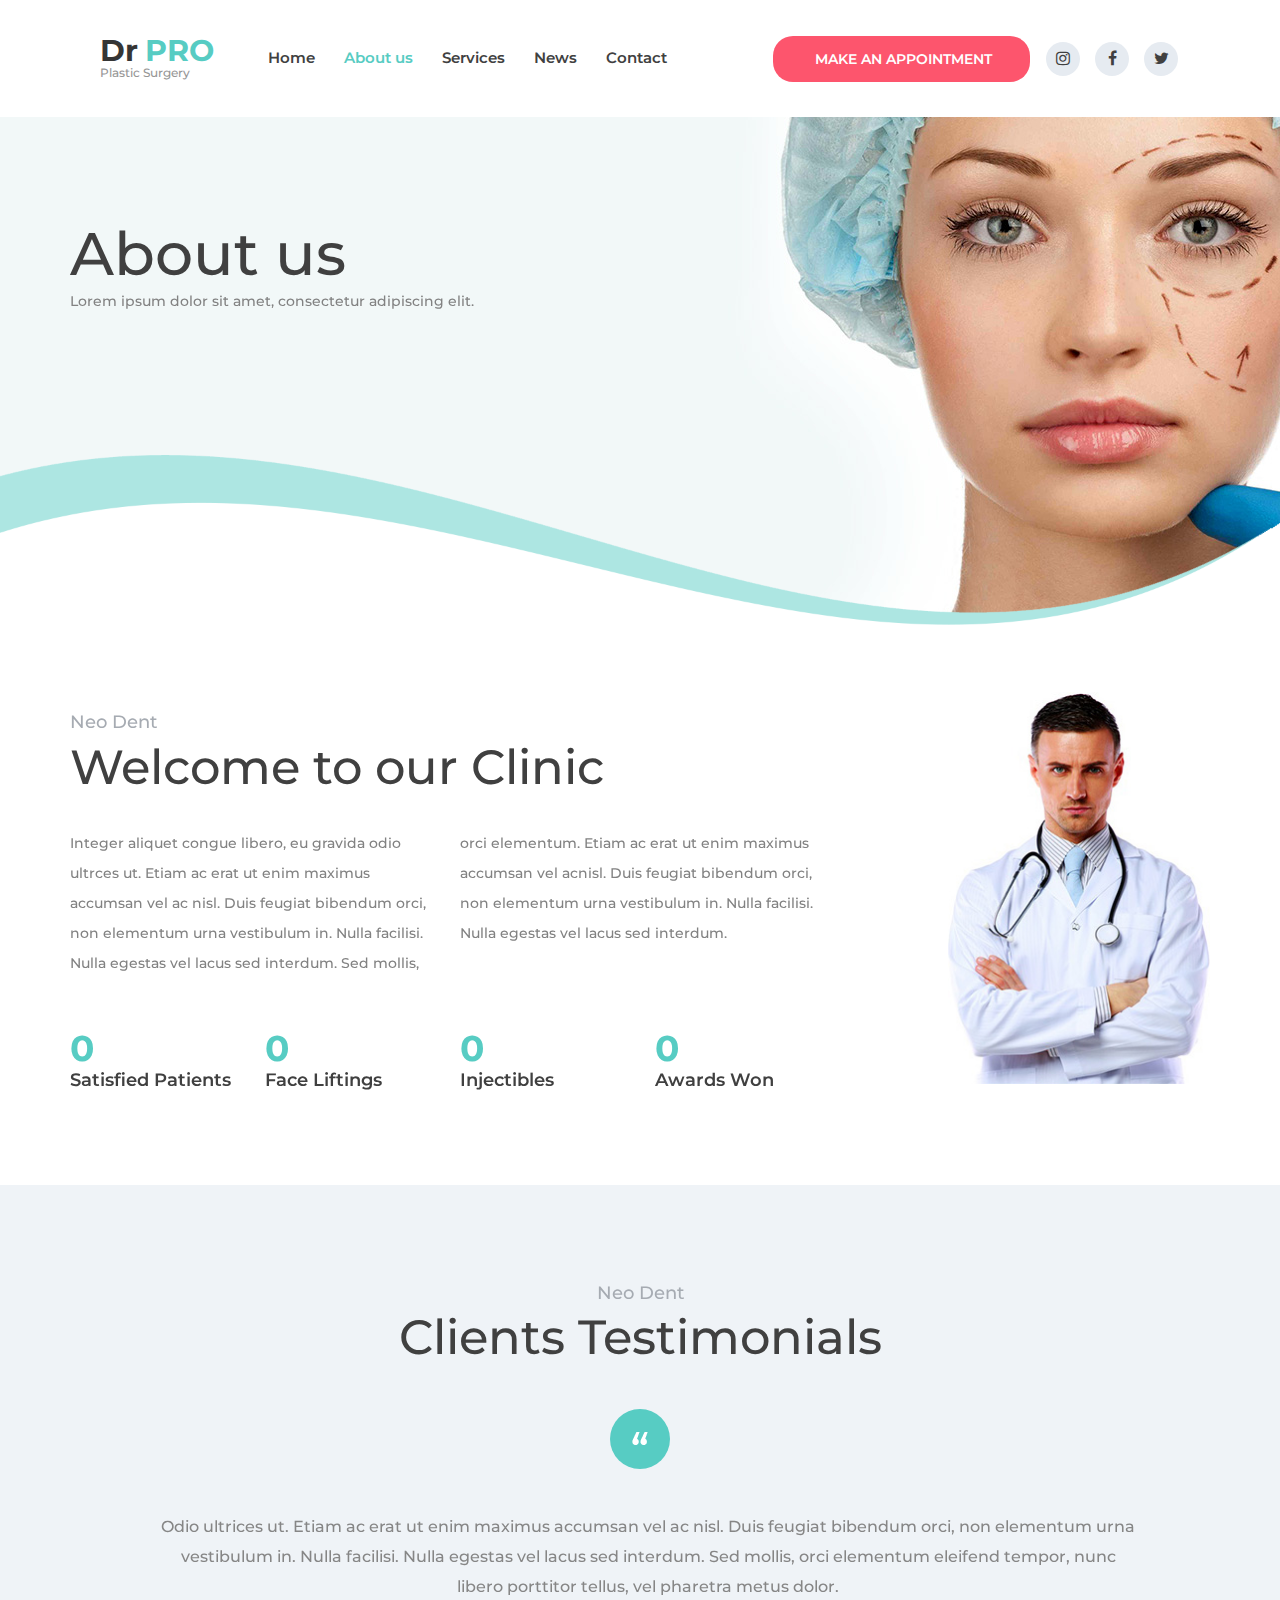
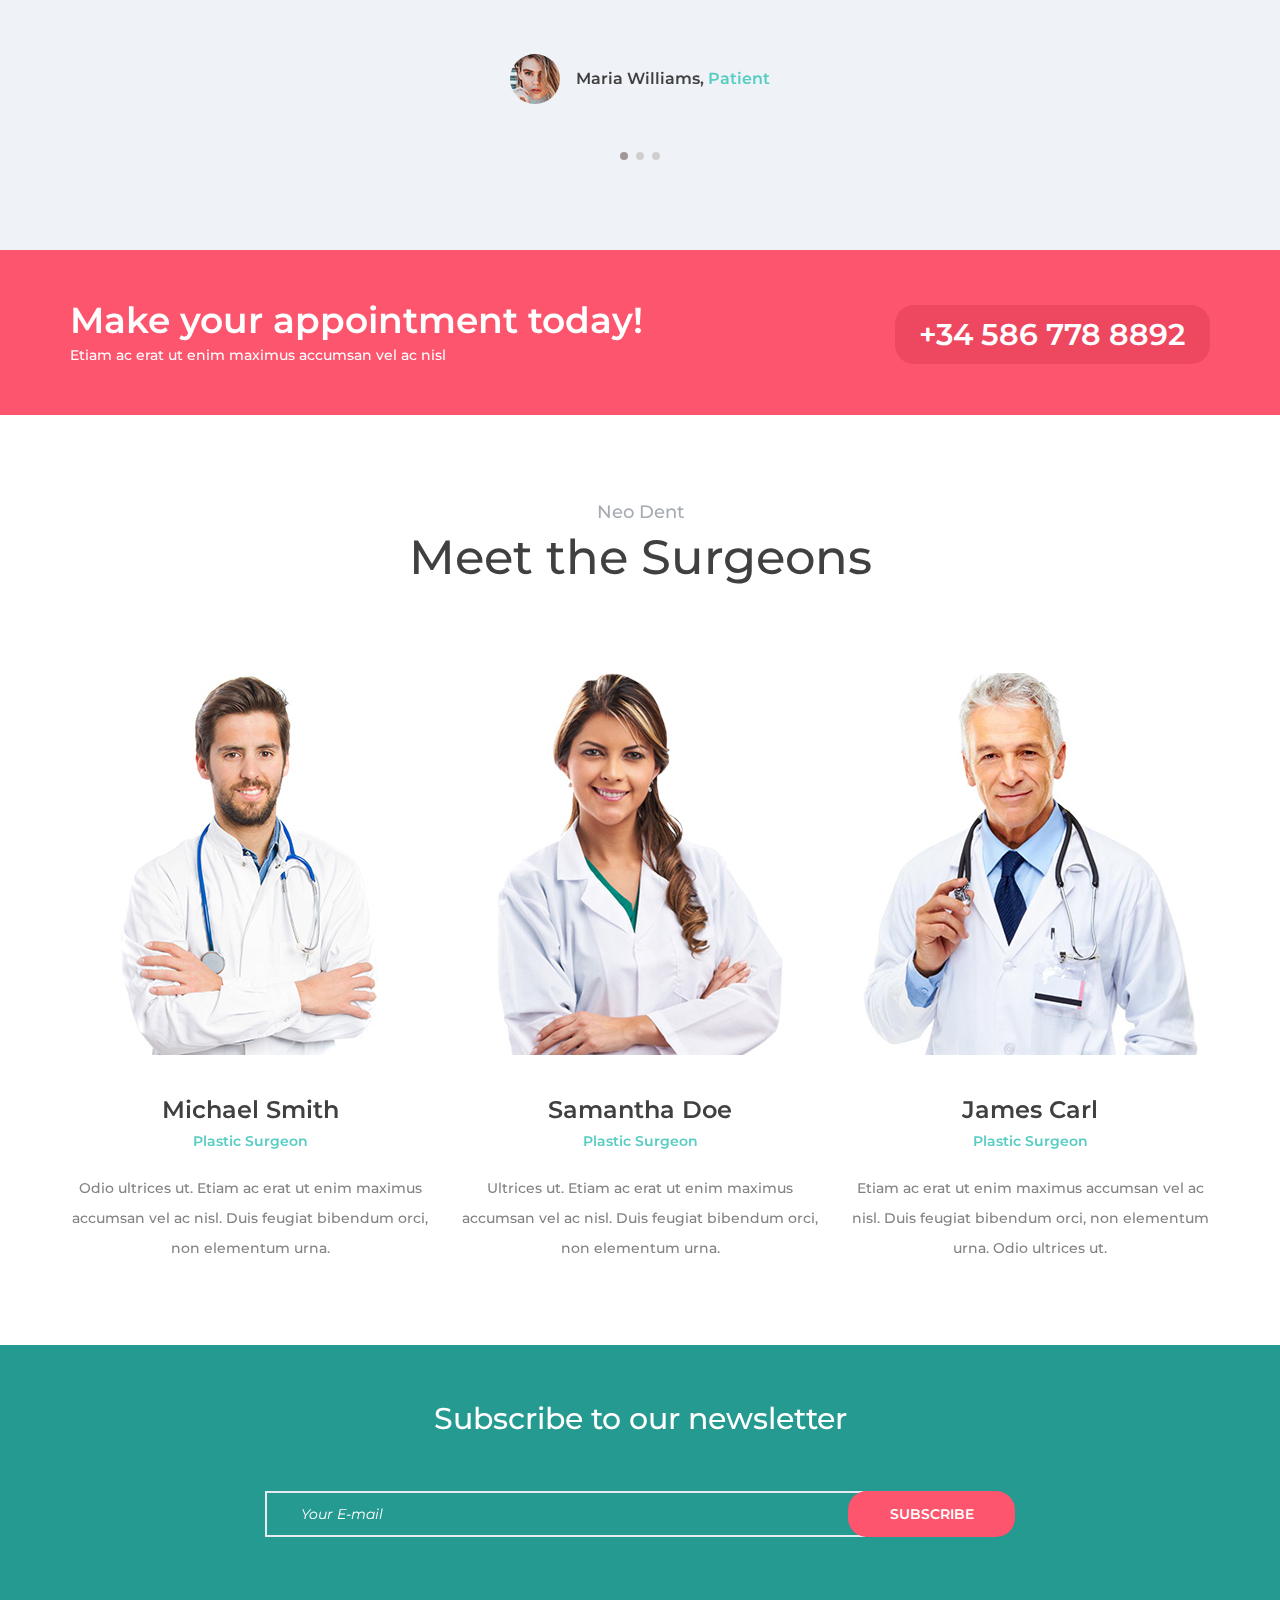
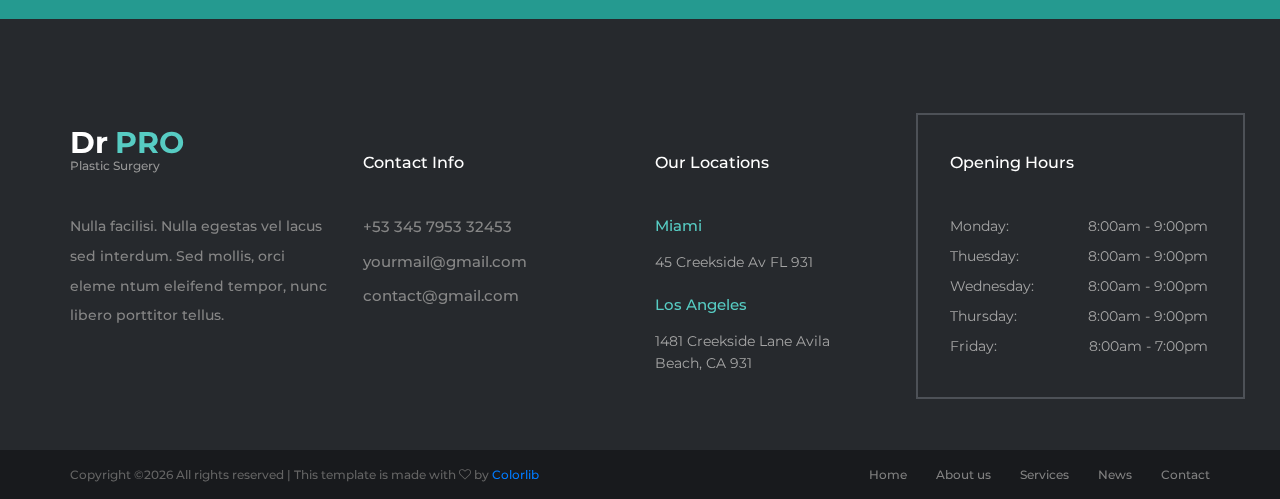
<file: about.html>
<!DOCTYPE html>
<html lang="en">
<head>
<title>About</title>
<meta charset="utf-8">
<meta http-equiv="X-UA-Compatible" content="IE=edge">
<meta name="description" content="Dr PRO template project">
<meta name="viewport" content="width=device-width, initial-scale=1">
<link rel="stylesheet" type="text/css" href="styles/bootstrap-4.1.2/bootstrap.min.css">
<link href="plugins/font-awesome-4.7.0/css/font-awesome.min.css" rel="stylesheet" type="text/css">
<link rel="stylesheet" type="text/css" href="plugins/OwlCarousel2-2.2.1/owl.carousel.css">
<link rel="stylesheet" type="text/css" href="plugins/OwlCarousel2-2.2.1/owl.theme.default.css">
<link rel="stylesheet" type="text/css" href="plugins/OwlCarousel2-2.2.1/animate.css">
<link rel="stylesheet" type="text/css" href="styles/about.css">
<link rel="stylesheet" type="text/css" href="styles/about_responsive.css">
</head>
<body>

<div class="super_container">
	
	<!-- Header -->

	<header class="header trans_400">
		<div class="header_content d-flex flex-row align-items-center jusity-content-start trans_400">

			<!-- Logo -->
			<div class="logo">
				<a href="/">
					<div>Dr<span>PRO</span></div>
					<div>Plastic Surgery</div>
				</a>
			</div>

			<!-- Main Navigation -->
			<nav class="main_nav">
				<ul class="d-flex flex-row align-items-center justify-content-start">
					<li><a href="index.html">Home</a></li>
					<li class="active"><a href="about.html">About us</a></li>
					<li><a href="services.html">Services</a></li>
					<li><a href="blog.html">News</a></li>
					<li><a href="contact.html">Contact</a></li>
				</ul>
			</nav>
			<div class="header_extra d-flex flex-row align-items-center justify-content-end ml-auto">
				
				<!-- Work Hourse -->
				<div class="work_hours">Mo - Sat: 8:00am - 9:00pm</div>

				<!-- Header Phone -->
				<div class="header_phone">+34 586 778 8892</div>

				<!-- Appointment Button -->
				<div class="button button_1 header_button"><a href="#">Make an Appointment</a></div>

				<!-- Header Social -->
				<div class="social header_social">
					<ul class="d-flex flex-row align-items-center justify-content-start">
						<li><a href="#"><i class="fa fa-instagram" aria-hidden="true"></i></a></li>
						<li><a href="#"><i class="fa fa-facebook" aria-hidden="true"></i></a></li>
						<li><a href="#"><i class="fa fa-twitter" aria-hidden="true"></i></a></li>
					</ul>
				</div>

				<!-- Hamburger -->
				<div class="hamburger"><i class="fa fa-bars" aria-hidden="true"></i></div>
			</div>
		</div>
	</header>

	<!-- Menu -->

	<div class="menu_overlay trans_400"></div>
	<div class="menu trans_400">
		<div class="menu_close_container"><div class="menu_close"><div></div><div></div></div></div>
		<nav class="menu_nav">
			<ul>
				<li><a href="index.html">Home</a></li>
				<li><a href="about.html">About us</a></li>
				<li><a href="services.html">Services</a></li>
				<li><a href="blog.html">News</a></li>
				<li><a href="contact.html">Contact</a></li>
			</ul>
		</nav>
		<div class="menu_extra">
			<div class="menu_link">Mo - Sat: 8:00am - 9:00pm</div>
			<div class="menu_link">+34 586 778 8892</div>
			<div class="menu_link"><a href="#">Make an appointment</a></div>
		</div>
		<div class="social menu_social">
			<ul class="d-flex flex-row align-items-center justify-content-start">
				<li><a href="#"><i class="fa fa-instagram" aria-hidden="true"></i></a></li>
				<li><a href="#"><i class="fa fa-facebook" aria-hidden="true"></i></a></li>
				<li><a href="#"><i class="fa fa-twitter" aria-hidden="true"></i></a></li>
			</ul>
		</div>
	</div>

	<!-- Home -->

	<div class="home d-flex flex-column align-items-start justify-content-end">
		<!-- <div class="background_image" style="background-image:url(images/about.jpg)"></div> -->
		<div class="parallax_background parallax-window" data-parallax="scroll" data-image-src="images/about.jpg" data-speed="0.8"></div>
		<div class="home_overlay"><img src="images/home_overlay.png" alt=""></div>
		<div class="home_container">
			<div class="container">
				<div class="row">
					<div class="col">
						<div class="home_content">
							<div class="home_title">About us</div>
							<div class="home_text">Lorem ipsum dolor sit amet, consectetur adipiscing elit.</div>
						</div>
					</div>
				</div>
			</div>
		</div>
	</div>

	<!-- Intro -->

	<div class="intro">
		<div class="container">
			<div class="row">

				<!-- Intro Content -->
				<div class="col-lg-8">
					<div class="intro_content">
						<div class="section_title_container">
							<div class="section_subtitle">Neo Dent</div>
							<div class="section_title"><h2>Welcome to our Clinic</h2></div>
						</div>
						<div class="intro_text">
							<p>Integer aliquet congue libero, eu gravida odio ultrces ut. Etiam ac erat ut enim maximus accumsan vel ac nisl. Duis feugiat bibendum orci, non elementum urna vestibulum in. Nulla facilisi. Nulla egestas vel lacus sed interdum. Sed mollis, orci elementum. Etiam ac erat ut enim maximus accumsan vel acnisl. Duis feugiat bibendum orci, non elementum urna vestibulum in. Nulla facilisi. Nulla egestas vel lacus sed interdum.</p>
						</div>

						<!-- Milestones -->
						<div class="milestones">
							<div class="row milestones_row">
							
								<!-- Milestone -->
								<div class="col-md-3 milestone_col">
									<div class="milestone">
										<div class="milestone_counter" data-end-value="5000" data-sign-before="+">0</div>
										<div class="milestone_text">Satisfied Patients</div>
									</div>
								</div>

								<!-- Milestone -->
								<div class="col-md-3 milestone_col">
									<div class="milestone">
										<div class="milestone_counter" data-end-value="352">0</div>
										<div class="milestone_text">Face Liftings</div>
									</div>
								</div>

								<!-- Milestone -->
								<div class="col-md-3 milestone_col">
									<div class="milestone">
										<div class="milestone_counter" data-end-value="718">0</div>
										<div class="milestone_text">Injectibles</div>
									</div>
								</div>

								<!-- Milestone -->
								<div class="col-md-3 milestone_col">
									<div class="milestone">
										<div class="milestone_counter" data-end-value="5">0</div>
										<div class="milestone_text">Awards Won</div>
									</div>
								</div>

							</div>
						</div>

					</div>
				</div>

				<!-- Intro Image -->
				<div class="col-lg-3 offset-lg-1">
					<div class="intro_image"><img src="images/intro_1.jpg" alt=""></div>
				</div>
			</div>
		</div>
	</div>

	<!-- Testimonials -->

	<div class="testimonials">
		<div class="container">
			<div class="row">
				<div class="col">
					<div class="section_title_container text-center">
						<div class="section_subtitle">Neo Dent</div>
						<div class="section_title"><h2>Clients Testimonials</h2></div>
					</div>
				</div>
			</div>
			<div class="row testimonials_row">
				<div class="col">
					<div class="quote d-flex flex-column align-items-center justify-content-center ml-auto mr-auto"><img src="images/quote.png" alt=""></div>

					<!-- Testimonials Slider -->
					<div class="test_slider_container">
						<div class="owl-carousel owl-theme test_slider">
							
							<!-- Slide -->
							<div class="owl-item">
								<div class="test_item text-center">
									<div class="test_text">
										<p>Odio ultrices ut. Etiam ac erat ut enim maximus accumsan vel ac nisl. Duis feugiat bibendum orci, non elementum urna vestibulum in. Nulla facilisi. Nulla egestas vel lacus sed interdum. Sed mollis, orci elementum eleifend tempor, nunc libero porttitor tellus, vel pharetra metus dolor.</p>
									</div>
									<div class="test_info d-flex flex-row align-items-center justify-content-center">
										<div class="test_image"><img src="images/test.jpg" alt=""></div>
										<div class="test_text">Maria Williams, <span>Patient</span></div>
									</div>
								</div>
							</div>

							<!-- Slide -->
							<div class="owl-item">
								<div class="test_item text-center">
									<div class="test_text">
										<p>Odio ultrices ut. Etiam ac erat ut enim maximus accumsan vel ac nisl. Duis feugiat bibendum orci, non elementum urna vestibulum in. Nulla facilisi. Nulla egestas vel lacus sed interdum. Sed mollis, orci elementum eleifend tempor, nunc libero porttitor tellus, vel pharetra metus dolor.</p>
									</div>
									<div class="test_info d-flex flex-row align-items-center justify-content-center">
										<div class="test_image"><img src="images/test.jpg" alt=""></div>
										<div class="test_text">Maria Williams, <span>Patient</span></div>
									</div>
								</div>
							</div>

							<!-- Slide -->
							<div class="owl-item">
								<div class="test_item text-center">
									<div class="test_text">
										<p>Odio ultrices ut. Etiam ac erat ut enim maximus accumsan vel ac nisl. Duis feugiat bibendum orci, non elementum urna vestibulum in. Nulla facilisi. Nulla egestas vel lacus sed interdum. Sed mollis, orci elementum eleifend tempor, nunc libero porttitor tellus, vel pharetra metus dolor.</p>
									</div>
									<div class="test_info d-flex flex-row align-items-center justify-content-center">
										<div class="test_image"><img src="images/test.jpg" alt=""></div>
										<div class="test_text">Maria Williams, <span>Patient</span></div>
									</div>
								</div>
							</div>

						</div>
					</div>
				</div>
			</div>
		</div>
	</div>

	<!-- Call to action -->

	<div class="cta">
		<div class="container">
			<div class="row">
				<div class="col">
					<div class="cta_container d-flex flex-lg-row flex-column align-items-lg-center align-items-start justify-content-start">
						<div class="cta_content">
							<div class="cta_title">Make your appointment today!</div>
							<div class="cta_text">Etiam ac erat ut enim maximus accumsan vel ac nisl</div>
						</div>
						<div class="cta_phone ml-lg-auto">+34 586 778 8892</div>
					</div>
				</div>
			</div>
		</div>
	</div>

	<!-- Team -->

	<div class="team">
		<div class="container">
			<div class="row">
				<div class="col">
					<div class="section_title_container text-center">
						<div class="section_subtitle">Neo Dent</div>
						<div class="section_title"><h2>Meet the Surgeons</h2></div>
					</div>
				</div>
			</div>
			<div class="row team_row">
				
				<!-- Team Item -->
				<div class="col-lg-4 team_col">
					<div class="team_item text-center d-flex flex-column aling-items-center justify-content-end">
						<div class="team_image"><img src="images/team_1.jpg" alt=""></div>
						<div class="team_content text-center">
							<div class="team_name"><a href="#">Michael Smith</a></div>
							<div class="team_title">Plastic Surgeon</div>
							<div class="team_text">
								<p>Odio ultrices ut. Etiam ac erat ut enim maximus accumsan vel ac nisl. Duis feugiat bibendum orci, non elementum urna.</p>
							</div>
						</div>
					</div>
				</div>

				<!-- Team Item -->
				<div class="col-lg-4 team_col">
					<div class="team_item text-center d-flex flex-column aling-items-center justify-content-end">
						<div class="team_image"><img src="images/team_2.jpg" alt=""></div>
						<div class="team_content text-center">
							<div class="team_name"><a href="#">Samantha Doe</a></div>
							<div class="team_title">Plastic Surgeon</div>
							<div class="team_text">
								<p>Ultrices ut. Etiam ac erat ut enim maximus accumsan vel ac nisl. Duis feugiat bibendum orci, non elementum urna.</p>
							</div>
						</div>
					</div>
				</div>

				<!-- Team Item -->
				<div class="col-lg-4 team_col">
					<div class="team_item text-center d-flex flex-column aling-items-center justify-content-end">
						<div class="team_image"><img src="images/team_3.jpg" alt=""></div>
						<div class="team_content text-center">
							<div class="team_name"><a href="#">James Carl</a></div>
							<div class="team_title">Plastic Surgeon</div>
							<div class="team_text">
								<p>Etiam ac erat ut enim maximus accumsan vel ac nisl. Duis feugiat bibendum orci, non elementum urna. Odio ultrices ut.</p>
							</div>
						</div>
					</div>
				</div>

			</div>
		</div>
	</div>

	<!-- Newsletter -->

	<div class="newsletter">
		<div class="parallax_background parallax-window" style="background: rgba(37, 154, 144, 1)"></div>
		<div class="container">
			<div class="row">
				<div class="col text-center">
					<div class="newsletter_title">Subscribe to our newsletter</div>
				</div>
			</div>
			<div class="row newsletter_row">
				<div class="col-lg-8 offset-lg-2">
					<div class="newsletter_form_container">
						<form action="#" id="newsleter_form" class="newsletter_form">
							<input type="email" class="newsletter_input" placeholder="Your E-mail" required="required">
							<button class="newsletter_button">subscribe</button>
						</form>
					</div>
				</div>
			</div>
		</div>
	</div>

	<!-- Footer -->

	<footer class="footer">
		<div class="footer_content">
			<div class="container">
				<div class="row">

					<!-- Footer About -->
					<div class="col-lg-3 footer_col">
						<div class="footer_about">
							<div class="footer_logo">
								<a href="#">
									<div>Dr<span>PRO</span></div>
									<div>Plastic Surgery</div>
								</a>
							</div>
							<div class="footer_about_text">
								<p>Nulla facilisi. Nulla egestas vel lacus sed interdum. Sed mollis, orci eleme ntum eleifend tempor, nunc libero porttitor tellus.</p>
							</div>
						</div>
					</div>

					<!-- Footer Contact Info -->
					<div class="col-lg-3 footer_col">
						<div class="footer_contact">
							<div class="footer_title">Contact Info</div>
							<ul class="contact_list">
								<li>+53 345 7953 32453</li>
								<li>yourmail@gmail.com</li>
								<li>contact@gmail.com</li>
							</ul>
						</div>
					</div>

					<!-- Footer Locations -->
					<div class="col-lg-3 footer_col">
						<div class="footer_location">
							<div class="footer_title">Our Locations</div>
							<ul class="locations_list">
								<li>
									<div class="location_title">Miami</div>
									<div class="location_text">45 Creekside Av  FL 931</div>
								</li>
								<li>
									<div class="location_title">Los Angeles</div>
									<div class="location_text">1481 Creekside Lane Avila Beach, CA 931</div>
								</li>
							</ul>
						</div>
					</div>

					<!-- Footer Opening Hours -->
					<div class="col-lg-3 footer_col">
						<div class="opening_hours">
							<div class="footer_title">Opening Hours</div>
							<ul class="opening_hours_list">
								<li class="d-flex flex-row align-items-start justify-content-start">
									<div>Monday:</div>
									<div class="ml-auto">8:00am - 9:00pm</div>
								</li>
								<li class="d-flex flex-row align-items-start justify-content-start">
									<div>Thuesday:</div>
									<div class="ml-auto">8:00am - 9:00pm</div>
								</li>
								<li class="d-flex flex-row align-items-start justify-content-start">
									<div>Wednesday:</div>
									<div class="ml-auto">8:00am - 9:00pm</div>
								</li>
								<li class="d-flex flex-row align-items-start justify-content-start">
									<div>Thursday:</div>
									<div class="ml-auto">8:00am - 9:00pm</div>
								</li>
								<li class="d-flex flex-row align-items-start justify-content-start">
									<div>Friday:</div>
									<div class="ml-auto">8:00am - 7:00pm</div>
								</li>
							</ul>
						</div>
					</div>

				</div>
			</div>
		</div>
		<div class="footer_bar">
			<div class="container">
				<div class="row">
					<div class="col">
						<div class="footer_bar_content  d-flex flex-md-row flex-column align-items-md-center justify-content-start">
							<div class="copyright"><!-- Link back to Colorlib can't be removed. Template is licensed under CC BY 3.0. -->
Copyright &copy;<script>document.write(new Date().getFullYear());</script> All rights reserved | This template is made with <i class="fa fa-heart-o" aria-hidden="true"></i> by <a href="https://colorlib.com" target="_blank">Colorlib</a>
<!-- Link back to Colorlib can't be removed. Template is licensed under CC BY 3.0. -->
</div>
							<nav class="footer_nav ml-md-auto">
								<ul class="d-flex flex-row align-items-center justify-content-start">
									<li><a href="index.html">Home</a></li>
									<li><a href="about.html">About us</a></li>
									<li><a href="services.html">Services</a></li>
									<li><a href="blog.html">News</a></li>
									<li><a href="contact.html">Contact</a></li>
								</ul>
							</nav>
						</div>
					</div>
				</div>
			</div>			
		</div>
	</footer>
</div>

<script src="js/jquery-3.2.1.min.js"></script>
<script src="styles/bootstrap-4.1.2/popper.js"></script>
<script src="styles/bootstrap-4.1.2/bootstrap.min.js"></script>
<script src="plugins/greensock/TweenMax.min.js"></script>
<script src="plugins/greensock/TimelineMax.min.js"></script>
<script src="plugins/scrollmagic/ScrollMagic.min.js"></script>
<script src="plugins/greensock/animation.gsap.min.js"></script>
<script src="plugins/greensock/ScrollToPlugin.min.js"></script>
<script src="plugins/OwlCarousel2-2.2.1/owl.carousel.js"></script>
<script src="plugins/easing/easing.js"></script>
<script src="plugins/parallax-js-master/parallax.min.js"></script>
<script src="js/about.js"></script>

<!-- Global site tag (gtag.js) - Google Analytics -->
<script async src="https://www.googletagmanager.com/gtag/js?id=UA-23581568-13"></script>
<script>
  window.dataLayer = window.dataLayer || [];
  function gtag(){dataLayer.push(arguments);}
  gtag('js', new Date());

  gtag('config', 'UA-23581568-13');
</script>

</body>
</html>
</file>
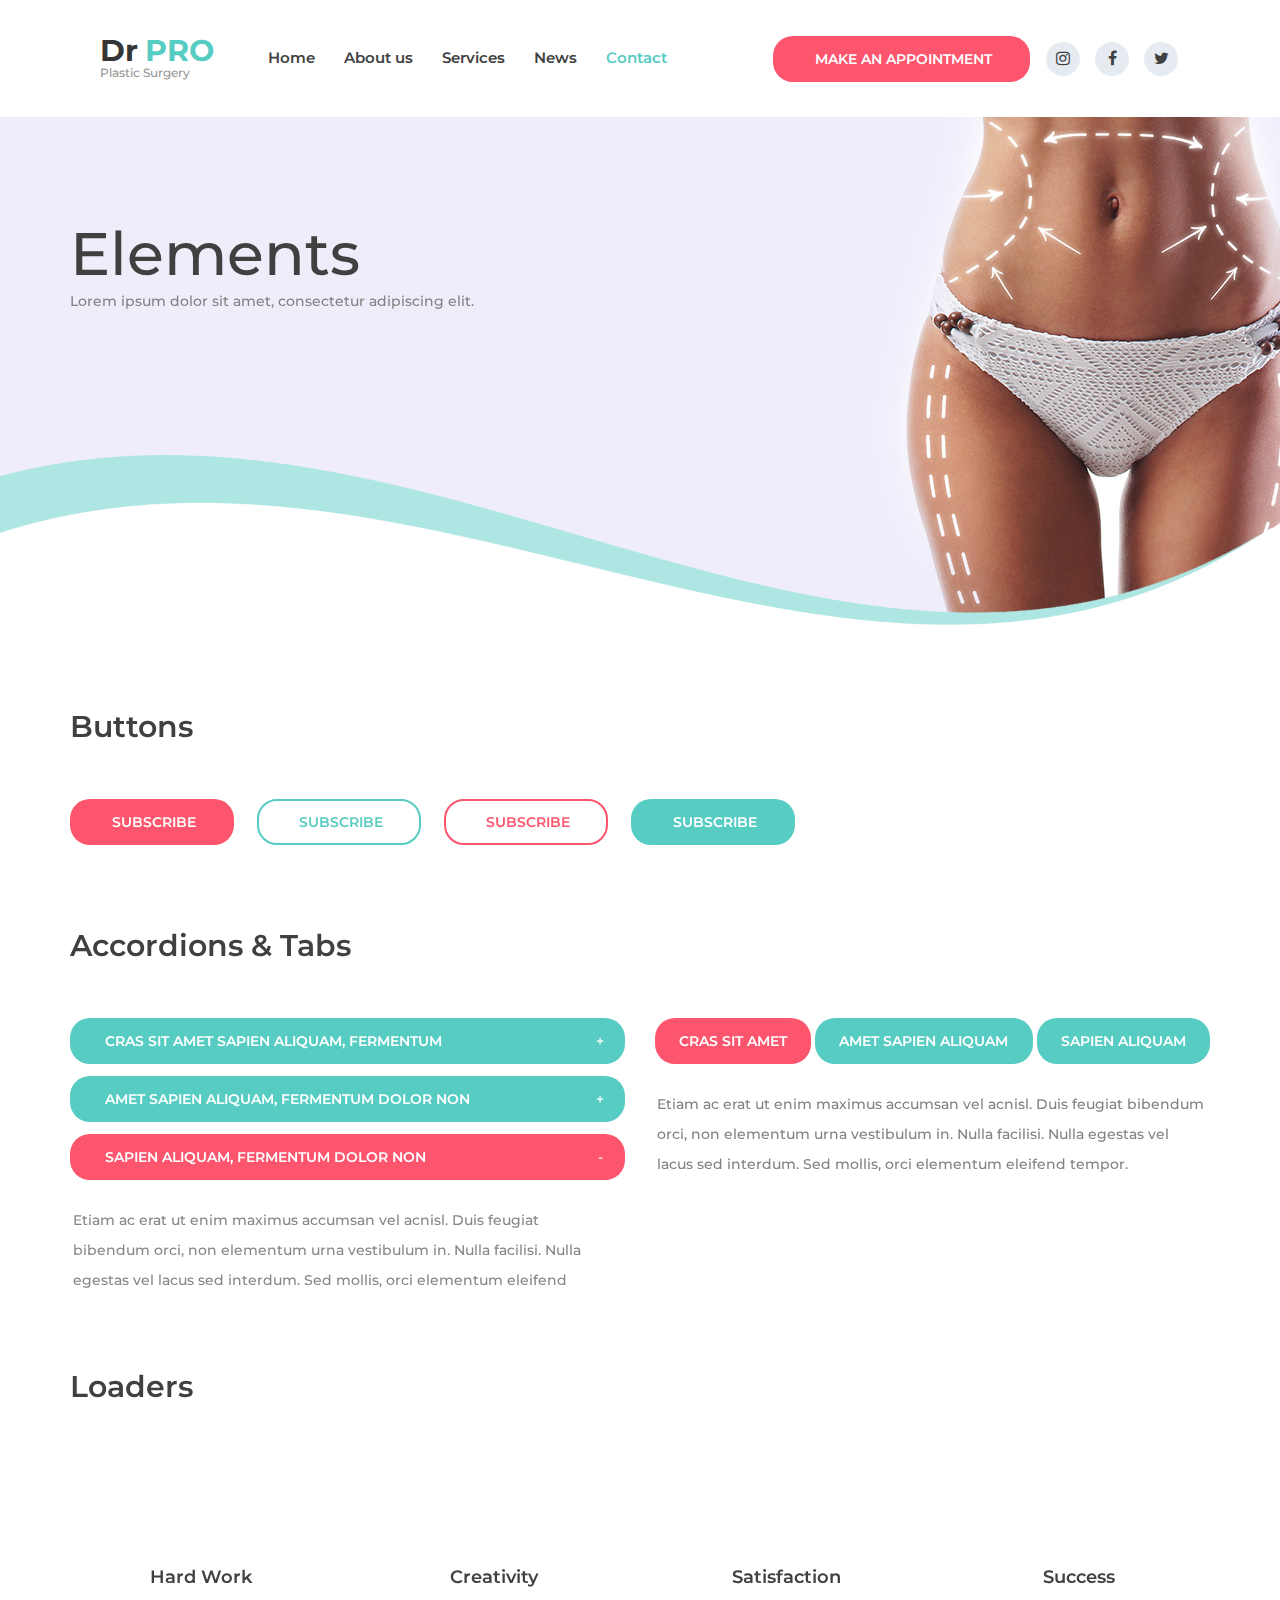
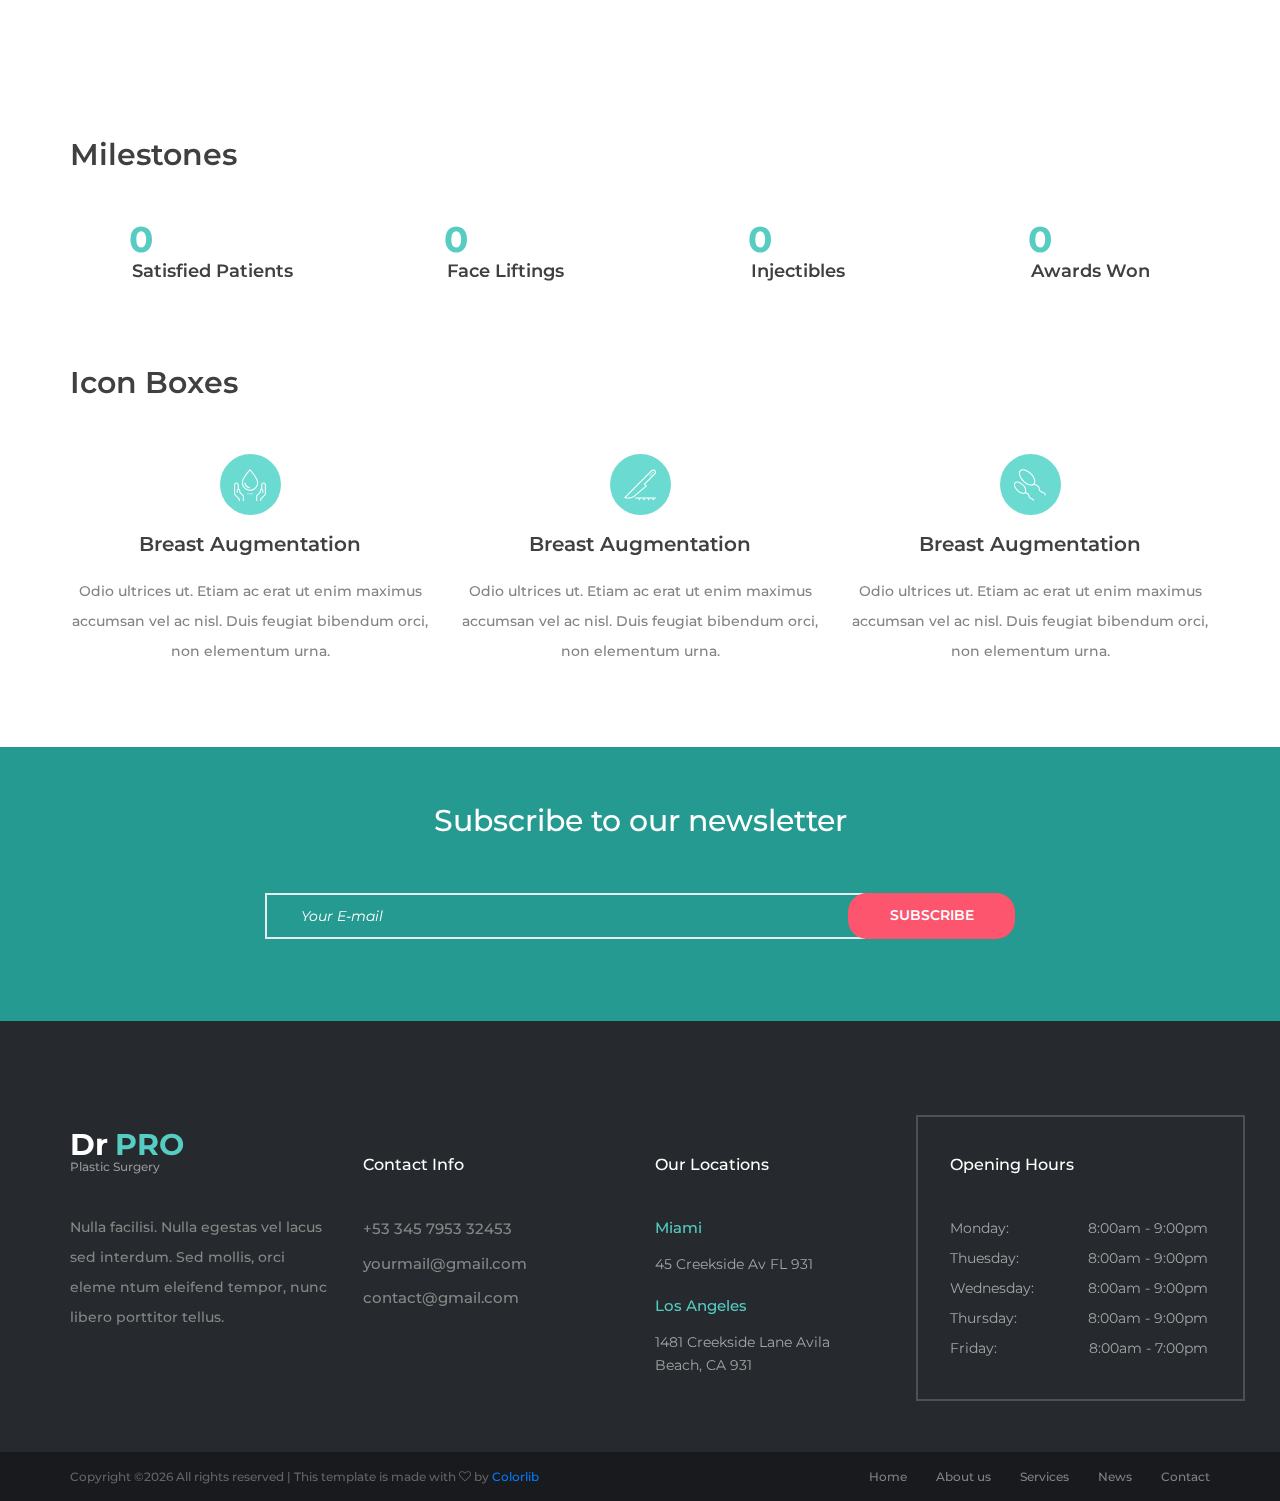
<file: elements.html>
<!DOCTYPE html>
<html lang="en">
<head>
<title>Elements</title>
<meta charset="utf-8">
<meta http-equiv="X-UA-Compatible" content="IE=edge">
<meta name="description" content="Dr PRO template project">
<meta name="viewport" content="width=device-width, initial-scale=1">
<link rel="stylesheet" type="text/css" href="styles/bootstrap-4.1.2/bootstrap.min.css">
<link href="plugins/font-awesome-4.7.0/css/font-awesome.min.css" rel="stylesheet" type="text/css">
<link rel="stylesheet" type="text/css" href="styles/elements.css">
<link rel="stylesheet" type="text/css" href="styles/elements_responsive.css">
</head>
<body>

<div class="super_container">
	
	<!-- Header -->

	<header class="header trans_400">
		<div class="header_content d-flex flex-row align-items-center jusity-content-start trans_400">

			<!-- Logo -->
			<div class="logo">
				<a href="/">
					<div>Dr<span>PRO</span></div>
					<div>Plastic Surgery</div>
				</a>
			</div>

			<!-- Main Navigation -->
			<nav class="main_nav">
				<ul class="d-flex flex-row align-items-center justify-content-start">
					<li><a href="index.html">Home</a></li>
					<li><a href="about.html">About us</a></li>
					<li><a href="services.html">Services</a></li>
					<li><a href="blog.html">News</a></li>
					<li class="active"><a href="contact.html">Contact</a></li>
				</ul>
			</nav>
			<div class="header_extra d-flex flex-row align-items-center justify-content-end ml-auto">
				
				<!-- Work Hourse -->
				<div class="work_hours">Mo - Sat: 8:00am - 9:00pm</div>

				<!-- Header Phone -->
				<div class="header_phone">+34 586 778 8892</div>

				<!-- Appointment Button -->
				<div class="button button_1 header_button"><a href="#">Make an Appointment</a></div>

				<!-- Header Social -->
				<div class="social header_social">
					<ul class="d-flex flex-row align-items-center justify-content-start">
						<li><a href="#"><i class="fa fa-instagram" aria-hidden="true"></i></a></li>
						<li><a href="#"><i class="fa fa-facebook" aria-hidden="true"></i></a></li>
						<li><a href="#"><i class="fa fa-twitter" aria-hidden="true"></i></a></li>
					</ul>
				</div>

				<!-- Hamburger -->
				<div class="hamburger"><i class="fa fa-bars" aria-hidden="true"></i></div>
			</div>
		</div>
	</header>

	<!-- Menu -->

	<div class="menu_overlay trans_400"></div>
	<div class="menu trans_400">
		<div class="menu_close_container"><div class="menu_close"><div></div><div></div></div></div>
		<nav class="menu_nav">
			<ul>
				<li><a href="index.html">Home</a></li>
				<li><a href="about.html">About us</a></li>
				<li><a href="services.html">Services</a></li>
				<li><a href="blog.html">News</a></li>
				<li><a href="contact.html">Contact</a></li>
			</ul>
		</nav>
		<div class="menu_extra">
			<div class="menu_link">Mo - Sat: 8:00am - 9:00pm</div>
			<div class="menu_link">+34 586 778 8892</div>
			<div class="menu_link"><a href="#">Make an appointment</a></div>
		</div>
		<div class="social menu_social">
			<ul class="d-flex flex-row align-items-center justify-content-start">
				<li><a href="#"><i class="fa fa-instagram" aria-hidden="true"></i></a></li>
				<li><a href="#"><i class="fa fa-facebook" aria-hidden="true"></i></a></li>
				<li><a href="#"><i class="fa fa-twitter" aria-hidden="true"></i></a></li>
			</ul>
		</div>
	</div>

	<!-- Home -->

	<div class="home d-flex flex-column align-items-start justify-content-end">
		<div class="parallax_background parallax-window" data-parallax="scroll" data-image-src="images/elements.jpg" data-speed="0.8"></div>
		<div class="home_overlay"><img src="images/home_overlay.png" alt=""></div>
		<div class="home_container">
			<div class="container">
				<div class="row">
					<div class="col">
						<div class="home_content">
							<div class="home_title">Elements</div>
							<div class="home_text">Lorem ipsum dolor sit amet, consectetur adipiscing elit.</div>
						</div>
					</div>
				</div>
			</div>
		</div>
	</div>

	<!-- Elements -->

	<div class="elements">
		<div class="container">
			<div class="row">
				<div class="col">
					
					<!-- Buttons -->
					<div class="buttons">
						<div class="elements_title">Buttons</div>
						<div class="buttons_container d-flex flex-row align-items-start justify-content-start flex-wrap">
							<div class="button button_1"><a href="#">subscribe</a></div>
							<div class="button button_2"><a href="#">subscribe</a></div>
							<div class="button button_3"><a href="#">subscribe</a></div>
							<div class="button button_4"><a href="#">subscribe</a></div>
						</div>
					</div>

					<!-- Accordions & Tabs -->

					<div class="accordions_and_tabs">
						<div class="elements_title">Accordions & Tabs</div>

						<div class="row accordidons_and_tabs_row">

							<!-- Accordions -->
							<div class="col-lg-6">
								<div class="accordions">
									
									<!-- Accordion -->
									<div class="accordion_container">
										<div class="accordion d-flex flex-row align-items-center"><div>Cras sit amet sapien aliquam, fermentum</div></div>
										<div class="accordion_panel">
											<div>
												<p>Etiam ac erat ut enim maximus accumsan vel acnisl. Duis feugiat bibendum orci, non elementum urna vestibulum in. Nulla facilisi. Nulla egestas vel lacus sed interdum. Sed mollis, orci elementum eleifend tempor.</p>
											</div>
										</div>
									</div>
									
									<!-- Accordion -->
									<div class="accordion_container">
										<div class="accordion d-flex flex-row align-items-center"><div>amet sapien aliquam, fermentum dolor non</div></div>
										<div class="accordion_panel">
											<div>
												<p>Etiam ac erat ut enim maximus accumsan vel acnisl. Duis feugiat bibendum orci, non elementum urna vestibulum in. Nulla facilisi. Nulla egestas vel lacus sed interdum. Sed mollis, orci elementum eleifend tempor.</p>
											</div>
										</div>
									</div>

									<!-- Accordion -->
									<div class="accordion_container">
										<div class="accordion d-flex flex-row align-items-center active"><div>sapien aliquam, fermentum dolor non</div></div>
										<div class="accordion_panel">
											<div>
												<p>Etiam ac erat ut enim maximus accumsan vel acnisl. Duis feugiat bibendum orci, non elementum urna vestibulum in. Nulla facilisi. Nulla egestas vel lacus sed interdum. Sed mollis, orci elementum eleifend tempor.</p>
											</div>
										</div>
									</div>

								</div>
							</div>

							<!-- Tabs -->
							<div class="col-lg-6 tabs_col">
								<div class="tabs_container">

									<div class="tabs d-flex flex-row align-items-center justify-content-start flex-wrap">
										<div class="tab active">cras sit amet</div>
										<div class="tab">amet sapien aliquam</div>
										<div class="tab">sapien aliquam</div>
									</div>
									<div class="tab_panels">
										<div class="tab_panel active">
											<div class="tab_panel_content d-flex flex-row align-items-start justify-content-start">
												<div class="tab_text">
													<p>Etiam ac erat ut enim maximus accumsan vel acnisl. Duis feugiat bibendum orci, non elementum urna vestibulum in. Nulla facilisi. Nulla egestas vel lacus sed interdum. Sed mollis, orci elementum eleifend tempor.</p>
												</div>
											</div>
										</div>
										<div class="tab_panel">
											<div class="tab_panel_content">
												<div class="tab_text">
													<p>Etiam ac erat ut enim maximus accumsan vel acnisl. Duis feugiat bibendum orci, non elementum urna vestibulum in. Nulla facilisi. Nulla egestas vel lacus sed interdum. Sed mollis, orci elementum eleifend tempor.</p>
												</div>
											</div>
										</div>
										<div class="tab_panel">
											<div class="tab_panel_content">
												<div class="tab_text">
													<p>Etiam ac erat ut enim maximus accumsan vel acnisl. Duis feugiat bibendum orci, non elementum urna vestibulum in. Nulla facilisi. Nulla egestas vel lacus sed interdum. Sed mollis, orci elementum eleifend tempor.</p>
												</div>
											</div>
										</div>
									</div>

								</div>
							</div>
						</div>
					</div>

					<!-- Loaders -->
					<div class="loaders">
						<div class="elements_title">Loaders</div>
						<div class="row loaders_row">

							<!-- Loader -->
							<div class="col-xl-3 col-md-6 loader_col">
								<!-- Loader -->
								<div class="loader_container text-center">
									<div class="loader text-center" data-perc="0.95"></div>
									<div class="loader_content">
										<div class="loader_title">Hard Work</div>
									</div>
								</div>
							</div>

							<!-- Loader -->
							<div class="col-xl-3 col-md-6 loader_col">
								<!-- Loader -->
								<div class="loader_container text-center">
									<div class="loader text-center" data-perc="0.75"></div>
									<div class="loader_content">
										<div class="loader_title">Creativity</div>
									</div>
								</div>
							</div>

							<!-- Loader -->
							<div class="col-xl-3 col-md-6 loader_col">
								<!-- Loader -->
								<div class="loader_container text-center">
									<div class="loader text-center" data-perc="1.00"></div>
									<div class="loader_content">
										<div class="loader_title">Satisfaction</div>
									</div>
								</div>
							</div>

							<!-- Loader -->
							<div class="col-xl-3 col-md-6 loader_col">
								<!-- Loader -->
								<div class="loader_container text-center">
									<div class="loader text-center" data-perc="0.85"></div>
									<div class="loader_content">
										<div class="loader_title">Success</div>
									</div>
								</div>
							</div>

						</div>
					</div>

					<!-- Milestones -->
					<div class="milestones">
						<div class="elements_title">Milestones</div>
						<div class="row milestones_row">
							
							<!-- Milestone -->
							<div class="col-xl-3 col-md-6 milestone_col">
								<div class="milestone d-flex flex-row align-items-end justify-content-xl-center justify-content-start">
									<div class="milestone_content">
										<div class="milestone_counter" data-end-value="5000" data-sign-after="+">0</div>
										<div class="milestone_text">Satisfied Patients</div>
									</div>
								</div>
							</div>

							<!-- Milestone -->
							<div class="col-xl-3 col-md-6 milestone_col">
								<div class="milestone d-flex flex-row align-items-end justify-content-xl-center justify-content-start">
									<div class="milestone_content">
										<div class="milestone_counter" data-end-value="352">0</div>
										<div class="milestone_text">Face Liftings</div>
									</div>
								</div>
							</div>

							<!-- Milestone -->
							<div class="col-xl-3 col-md-6 milestone_col">
								<div class="milestone d-flex flex-row align-items-end justify-content-xl-center justify-content-start">
									<div class="milestone_content">
										<div class="milestone_counter" data-end-value="718">0</div>
										<div class="milestone_text">Injectibles</div>
									</div>
									
								</div>
							</div>

							<!-- Milestone -->
							<div class="col-xl-3 col-md-6 milestone_col">
								<div class="milestone d-flex flex-row align-items-end justify-content-xl-center justify-content-start">
									<div class="milestone_content">
										<div class="milestone_counter" data-end-value="5">0</div>
										<div class="milestone_text">Awards Won</div>
									</div>
								</div>
							</div>

						</div>
					</div>

					<!-- Icon Boxes -->
					<div class="icon_boxes">
						<div class="elements_title">Icon Boxes</div>
						<div class="row services_row">
				
							<!-- Service -->
							<div class="col-xl-4 col-md-6 service_col">
								<div class="service text-center">
									<div class="service">
										<div class="icon_container d-flex flex-column align-items-center justify-content-center ml-auto mr-auto">
											<div class="icon"><img src="images/icon_4.svg" alt="https://www.flaticon.com/authors/prosymbols"></div>
										</div>
										<div class="service_title">Breast Augmentation</div>
										<div class="service_text">
											<p>Odio ultrices ut. Etiam ac erat ut enim maximus accumsan vel ac nisl. Duis feugiat bibendum orci, non elementum urna.</p>
										</div>
									</div>
								</div>
							</div>

							<!-- Service -->
							<div class="col-xl-4 col-md-6 service_col">
								<div class="service text-center">
									<div class="service">
										<div class="icon_container d-flex flex-column align-items-center justify-content-center ml-auto mr-auto">
											<div class="icon"><img src="images/icon_5.svg" alt="https://www.flaticon.com/authors/prosymbols"></div>
										</div>
										<div class="service_title">Breast Augmentation</div>
										<div class="service_text">
											<p>Odio ultrices ut. Etiam ac erat ut enim maximus accumsan vel ac nisl. Duis feugiat bibendum orci, non elementum urna.</p>
										</div>
									</div>
								</div>
							</div>

							<!-- Service -->
							<div class="col-xl-4 col-md-6 service_col">
								<div class="service text-center">
									<div class="service">
										<div class="icon_container d-flex flex-column align-items-center justify-content-center ml-auto mr-auto">
											<div class="icon"><img src="images/icon_6.svg" alt="https://www.flaticon.com/authors/prosymbols"></div>
										</div>
										<div class="service_title">Breast Augmentation</div>
										<div class="service_text">
											<p>Odio ultrices ut. Etiam ac erat ut enim maximus accumsan vel ac nisl. Duis feugiat bibendum orci, non elementum urna.</p>
										</div>
									</div>
								</div>
							</div>

						</div>
					</div>
				</div>
			</div>
		</div>
	</div>

	<!-- Newsletter -->

	<div class="newsletter">
		<div class="parallax_background parallax-window" style="background: rgba(37, 154, 144, 1)"></div>
		<div class="container">
			<div class="row">
				<div class="col text-center">
					<div class="newsletter_title">Subscribe to our newsletter</div>
				</div>
			</div>
			<div class="row newsletter_row">
				<div class="col-lg-8 offset-lg-2">
					<div class="newsletter_form_container">
						<form action="#" id="newsleter_form" class="newsletter_form">
							<input type="email" class="newsletter_input" placeholder="Your E-mail" required="required">
							<button class="newsletter_button">subscribe</button>
						</form>
					</div>
				</div>
			</div>
		</div>
	</div>

	<!-- Footer -->

	<footer class="footer">
		<div class="footer_content">
			<div class="container">
				<div class="row">

					<!-- Footer About -->
					<div class="col-lg-3 footer_col">
						<div class="footer_about">
							<div class="footer_logo">
								<a href="#">
									<div>Dr<span>PRO</span></div>
									<div>Plastic Surgery</div>
								</a>
							</div>
							<div class="footer_about_text">
								<p>Nulla facilisi. Nulla egestas vel lacus sed interdum. Sed mollis, orci eleme ntum eleifend tempor, nunc libero porttitor tellus.</p>
							</div>
						</div>
					</div>

					<!-- Footer Contact Info -->
					<div class="col-lg-3 footer_col">
						<div class="footer_contact">
							<div class="footer_title">Contact Info</div>
							<ul class="contact_list">
								<li>+53 345 7953 32453</li>
								<li>yourmail@gmail.com</li>
								<li>contact@gmail.com</li>
							</ul>
						</div>
					</div>

					<!-- Footer Locations -->
					<div class="col-lg-3 footer_col">
						<div class="footer_location">
							<div class="footer_title">Our Locations</div>
							<ul class="locations_list">
								<li>
									<div class="location_title">Miami</div>
									<div class="location_text">45 Creekside Av  FL 931</div>
								</li>
								<li>
									<div class="location_title">Los Angeles</div>
									<div class="location_text">1481 Creekside Lane Avila Beach, CA 931</div>
								</li>
							</ul>
						</div>
					</div>

					<!-- Footer Opening Hours -->
					<div class="col-lg-3 footer_col">
						<div class="opening_hours">
							<div class="footer_title">Opening Hours</div>
							<ul class="opening_hours_list">
								<li class="d-flex flex-row align-items-start justify-content-start">
									<div>Monday:</div>
									<div class="ml-auto">8:00am - 9:00pm</div>
								</li>
								<li class="d-flex flex-row align-items-start justify-content-start">
									<div>Thuesday:</div>
									<div class="ml-auto">8:00am - 9:00pm</div>
								</li>
								<li class="d-flex flex-row align-items-start justify-content-start">
									<div>Wednesday:</div>
									<div class="ml-auto">8:00am - 9:00pm</div>
								</li>
								<li class="d-flex flex-row align-items-start justify-content-start">
									<div>Thursday:</div>
									<div class="ml-auto">8:00am - 9:00pm</div>
								</li>
								<li class="d-flex flex-row align-items-start justify-content-start">
									<div>Friday:</div>
									<div class="ml-auto">8:00am - 7:00pm</div>
								</li>
							</ul>
						</div>
					</div>

				</div>
			</div>
		</div>
		<div class="footer_bar">
			<div class="container">
				<div class="row">
					<div class="col">
						<div class="footer_bar_content  d-flex flex-md-row flex-column align-items-md-center justify-content-start">
							<div class="copyright"><!-- Link back to Colorlib can't be removed. Template is licensed under CC BY 3.0. -->
Copyright &copy;<script>document.write(new Date().getFullYear());</script> All rights reserved | This template is made with <i class="fa fa-heart-o" aria-hidden="true"></i> by <a href="https://colorlib.com" target="_blank">Colorlib</a>
<!-- Link back to Colorlib can't be removed. Template is licensed under CC BY 3.0. -->
</div>
							<nav class="footer_nav ml-md-auto">
								<ul class="d-flex flex-row align-items-center justify-content-start">
									<li><a href="index.html">Home</a></li>
									<li><a href="about.html">About us</a></li>
									<li><a href="services.html">Services</a></li>
									<li><a href="blog.html">News</a></li>
									<li><a href="contact.html">Contact</a></li>
								</ul>
							</nav>
						</div>
					</div>
				</div>
			</div>			
		</div>
	</footer>
</div>

<script src="js/jquery-3.2.1.min.js"></script>
<script src="styles/bootstrap-4.1.2/popper.js"></script>
<script src="styles/bootstrap-4.1.2/bootstrap.min.js"></script>
<script src="plugins/greensock/TweenMax.min.js"></script>
<script src="plugins/greensock/TimelineMax.min.js"></script>
<script src="plugins/scrollmagic/ScrollMagic.min.js"></script>
<script src="plugins/greensock/animation.gsap.min.js"></script>
<script src="plugins/greensock/ScrollToPlugin.min.js"></script>
<script src="plugins/easing/easing.js"></script>
<script src="plugins/parallax-js-master/parallax.min.js"></script>
<script src="plugins/progressbar/progressbar.min.js"></script>
<script src="js/elements.js"></script>

<!-- Global site tag (gtag.js) - Google Analytics -->
<script async src="https://www.googletagmanager.com/gtag/js?id=UA-23581568-13"></script>
<script>
  window.dataLayer = window.dataLayer || [];
  function gtag(){dataLayer.push(arguments);}
  gtag('js', new Date());

  gtag('config', 'UA-23581568-13');
</script>

</body>
</html>
</file>
<file: styles/main_styles.css>
@charset "utf-8";
/* CSS Document */

/******************************

[Table of Contents]

1. Fonts
2. Body and some general stuff
3. Header
4. Menu
5. Home
6. Intro
7. Why
8. CTA
9. Services
10. Extra
11. Newsletter
12. Footer


******************************/

/***********
1. Fonts
***********/

@import url('https://fonts.googleapis.com/css?family=Montserrat:400,500,600,700,800,900');

/*********************************
2. Body and some general stuff
*********************************/

*
{
	margin: 0;
	padding: 0;
	-webkit-font-smoothing: antialiased;
	-webkit-text-shadow: rgba(0,0,0,.01) 0 0 1px;
	text-shadow: rgba(0,0,0,.01) 0 0 1px;
}
body
{
	font-family: 'Montserrat', sans-serif;
	font-size: 14px;
	font-weight: 400;
	background: #FFFFFF;
	color: #a5a5a5;
}
div
{
	display: block;
	position: relative;
	-webkit-box-sizing: border-box;
    -moz-box-sizing: border-box;
    box-sizing: border-box;
}
ul
{
	list-style: none;
	margin-bottom: 0px;
}
p
{
	font-family: 'Montserrat', sans-serif;
	font-size: 14px;
	line-height: 2.14;
	font-weight: 500;
	color: #828282;
	-webkit-font-smoothing: antialiased;
	-webkit-text-shadow: rgba(0,0,0,.01) 0 0 1px;
	text-shadow: rgba(0,0,0,.01) 0 0 1px;
}
p a
{
	display: inline;
	position: relative;
	color: inherit;
	border-bottom: solid 1px #ffa07f;
	-webkit-transition: all 200ms ease;
	-moz-transition: all 200ms ease;
	-ms-transition: all 200ms ease;
	-o-transition: all 200ms ease;
	transition: all 200ms ease;
}
p:last-of-type
{
	margin-bottom: 0;
}
a
{
	-webkit-transition: all 200ms ease;
	-moz-transition: all 200ms ease;
	-ms-transition: all 200ms ease;
	-o-transition: all 200ms ease;
	transition: all 200ms ease;
}
a, a:hover, a:visited, a:active, a:link
{
	text-decoration: none;
	-webkit-font-smoothing: antialiased;
	-webkit-text-shadow: rgba(0,0,0,.01) 0 0 1px;
	text-shadow: rgba(0,0,0,.01) 0 0 1px;
}
p a:active
{
	position: relative;
	color: #FF6347;
}
p a:hover
{
	color: #FFFFFF;
	background: #ffa07f;
}
p a:hover::after
{
	opacity: 0.2;
}
::selection
{
	background: rgba(87,204,195,0.75);
	color: #FFFFFF;
}
p::selection
{
	
}
h1{font-size: 60px;}
h2{font-size: 48px;}
h3{font-size: 36px;}
h4{font-size: 24px;}
h5{font-size: 18px;}
h1, h2, h3, h4, h5, h6
{
	font-family: 'Montserrat', sans-serif;
	-webkit-font-smoothing: antialiased;
	-webkit-text-shadow: rgba(0,0,0,.01) 0 0 1px;
	text-shadow: rgba(0,0,0,.01) 0 0 1px;
	line-height: 1.2;
	color: #404040;
}
h1::selection, 
h2::selection, 
h3::selection, 
h4::selection, 
h5::selection, 
h6::selection
{
	
}
.form-control
{
	color: #db5246;
}
section
{
	display: block;
	position: relative;
	box-sizing: border-box;
}
.clear
{
	clear: both;
}
.clearfix::before, .clearfix::after
{
	content: "";
	display: table;
}
.clearfix::after
{
	clear: both;
}
.clearfix
{
	zoom: 1;
}
.float_left
{
	float: left;
}
.float_right
{
	float: right;
}
.trans_200
{
	-webkit-transition: all 200ms ease;
	-moz-transition: all 200ms ease;
	-ms-transition: all 200ms ease;
	-o-transition: all 200ms ease;
	transition: all 200ms ease;
}
.trans_300
{
	-webkit-transition: all 300ms ease;
	-moz-transition: all 300ms ease;
	-ms-transition: all 300ms ease;
	-o-transition: all 300ms ease;
	transition: all 300ms ease;
}
.trans_400
{
	-webkit-transition: all 400ms ease;
	-moz-transition: all 400ms ease;
	-ms-transition: all 400ms ease;
	-o-transition: all 400ms ease;
	transition: all 400ms ease;
}
.trans_500
{
	-webkit-transition: all 500ms ease;
	-moz-transition: all 500ms ease;
	-ms-transition: all 500ms ease;
	-o-transition: all 500ms ease;
	transition: all 500ms ease;
}
.fill_height
{
	height: 100%;
}
.super_container
{
	width: 100%;
	overflow: hidden;
}
.prlx_parent
{
	overflow: hidden;
}
.prlx
{
	height: 130% !important;
}
.parallax-window
{
    min-height: 400px;
    background: transparent;
}
.parallax_background
{
	position: absolute;
	top: 0;
	left: 0;
	width: 100%;
	height: 100%;
}
.background_image
{
	position: absolute;
	top: 0;
	left: 0;
	width: 100%;
	height: 100%;
	background-repeat: no-repeat;
	background-size: cover;
	background-position: center center;
}
.nopadding
{
	padding: 0px !important;
}
.button
{
	height: 46px;
	border-radius: 20px;
}
.button a
{
	display: block;
	padding-left: 40px;
	padding-right: 36px;
	line-height: 42px;
	font-size: 14px;
	text-transform: uppercase;
	font-weight: 600;
}
.button_1
{
	background: #fd556d;
	border: solid 2px transparent;
}
.button_1 a
{
	color: #FFFFFF;
}
.button_1:hover
{
	background: transparent;
	border: solid 2px #fd556d;
}
.button_1:hover a
{
	color: #fd556d;
}
.button_2
{
	background: transparent;
	border: solid 2px #57ccc3;
}
.button_2 a
{
	color: #57ccc3;
}
.button_2:hover
{
	background: #57ccc3;
}
.button_2:hover a
{
	color: #FFFFFF;
}
.section_subtitle
{
	font-size: 18px;
	font-weight: 500;
	color: #a6abb2;
	line-height: 0.75;
}
.section_title
{
	margin-top: 9px;
}
.intro_text
{
	margin-top: 32px;
}

/*********************************
3. Header
*********************************/

.header
{
	position: fixed;
	top: 0;
	left: 0;
	width: 100vw;
	z-index: 100;
	background: #FFFFFF;
}
.header_content
{
	width: 100%;
	height: 117px;
	padding-left: 100px;
	padding-right: 102px;
}
.header.scrolled .header_content
{
	height: 75px;
	box-shadow: 0px 5px 15px rgba(87,204,195,0.15);
}
.logo a > div:first-child
{
	font-size: 30px;
	font-weight: 700;
	line-height: 0.75;
	color: #353535;
}
.logo a > div:first-child span
{
	color: #57ccc3;
	margin-left: 7px;
}
.logo a > div:last-child
{
	font-size: 12px;
	color: #969696;
	font-weight: 500;
	line-height: 0.75;
	margin-top: 6px;
}
.main_nav
{
	margin-left: 226px;
}
.main_nav ul li a
{
	font-size: 15px;
	font-weight: 600;
	color: #404040;
	white-space: nowrap;
}
.main_nav ul li a:hover,
.main_nav ul li.active a
{
	color: #57ccc3;
}
.main_nav ul li:not(:last-child)
{
	margin-right: 33px;
}
.work_hours
{
	font-size: 15px;
	font-weight: 600;
	color: #404040;
	margin-right: 26px;
	white-space: nowrap;
}
.header_phone
{
	height: 46px;
	border-radius: 20px;
	background: #57ccc3;
	padding-left: 40px;
	padding-right: 36px;
	line-height: 46px;
	font-size: 14px;
	font-weight: 600;
	color: #FFFFFF;
	margin-right: 12px;
}
.header_phone::selection
{
	background: rgba(64,64,64,0.75);
}
.header_button
{
	margin-right: 16px;
}
.social ul li
{
	width: 34px;
	height: 34px;
	border-radius: 50%;
	background: #e6ebf1;
	-webkit-transition: all 200ms ease;
	-moz-transition: all 200ms ease;
	-ms-transition: all 200ms ease;
	-o-transition: all 200ms ease;
	transition: all 200ms ease;
}
.social ul li:hover
{
	background: #57ccc3;
}
.social ul li:hover a i
{
	color: #FFFFFF;
}
.social ul li:not(:last-of-type)
{
	margin-right: 15px;
}
.social ul li a
{
	display: block;
	width: 100%;
	height: 100%;
	line-height: 34px;
	text-align: center;
}
.social ul li a i
{
	font-size: 16px;
	color: #404040;
	-webkit-transition: all 200ms ease;
	-moz-transition: all 200ms ease;
	-ms-transition: all 200ms ease;
	-o-transition: all 200ms ease;
	transition: all 200ms ease;
}
.hamburger
{
	display: none;
	cursor: pointer;
	border: solid 1px transparent;
	border-radius: 7px;
	-webkit-transition: all 200ms ease;
	-moz-transition: all 200ms ease;
	-ms-transition: all 200ms ease;
	-o-transition: all 200ms ease;
	transition: all 200ms ease;
}
.hamburger:hover
{
	border: solid 1px rgba(0,0,0,0.05);
}
.hamburger i
{
	font-size: 20px;
	color: #404040;
	padding-top: 5px;
	padding-bottom: 5px;
	padding-left: 7px;
	padding-right: 7px;
}

/*********************************
4. Menu
*********************************/

.menu
{
	position: fixed;
	top: 0;
	right: -350px;
	width: 350px;
	height: 100vh;
	background: #57ccc3;
	z-index: 102;
	padding-left: 30px;
	padding-right: 30px;
	padding-top: 50px;
}
.menu.active
{
	right: 0;
}
.menu_overlay
{
	position: fixed;
	top: 0;
	right: 0;
	width: 100vw;
	height: 100vh;
	background: rgba(255,255,255,0.75);
	z-index: 101;
	visibility: hidden;
	opacity: 0;
}
.menu_overlay.active
{
	visibility: visible;
	opacity: 1;
}
.menu_close_container
{
	position: absolute;
    top: 41px;
    left: 28px;
    width: 18px;
    height: 18px;
    transform-origin: center center;
    -webkit-transform: rotate(45deg);
    -moz-transform: rotate(45deg);
    -ms-transform: rotate(45deg);
    -o-transform: rotate(45deg);
    transform: rotate(45deg);
    cursor: pointer;
    z-index: 1;
}
.menu_close
{
    width: 100%;
    height: 100%;
    transform-style: preserve-3D;
}
.menu_close div
{
    width: 100%;
    height: 2px;
    background: #FFFFFF;
    top: 8px;
    -webkit-transition: all 200ms ease;
    -moz-transition: all 200ms ease;
    -ms-transition: all 200ms ease;
    -o-transition: all 200ms ease;
    transition: all 200ms ease;
}
.menu_close div:last-of-type
{
    -webkit-transform: rotate(90deg) translateX(-2px);
    -moz-transform: rotate(90deg) translateX(-2px);
    -ms-transform: rotate(90deg) translateX(-2px);
    -o-transform: rotate(90deg) translateX(-2px);
    transform: rotate(90deg) translateX(-2px);
    transform-origin: center;
}
.menu_close:hover div
{
    background: #1befc5;
}
.menu_nav
{
	margin-top: 75px;
}
.menu_nav ul li:not(:last-child)
{
	margin-bottom: 1px;
}
.menu_nav ul li a
{
	font-size: 24px;
	font-weight: 500;
	color: rgba(255,255,255,0.75);
}
.menu_nav ul li a:hover
{
	color: #1befc5;
}
.menu_social
{
	position: absolute;
	bottom: 30px;
	left: 30px;
}
.menu_social ul li:hover
{
	background: #404040;
}
.menu_social ul li:hover a i
{
	color: #FFFFFF;
}
.menu_extra
{
	margin-top: 50px;
}
.menu_extra > div:not(:last-child)
{
	margin-bottom: 5px;
}
.menu_link,
.menu_link a
{
	font-size: 13px;
	font-weight: 500;
	color: rgba(255,255,255,0.75);
}
.menu_link a:hover
{
	color: #FFFFFF;
}

/*********************************
5. Home
*********************************/

.home
{
	width: 100%;
	height: 768px;
	margin-top: 117px;
}
.home_slider_container
{
	width: 100%;
	height: 100%;
}
.home_container
{
	position: absolute;
	top: 50%;
	-webkit-transform: translateY(-50%);
	-moz-transform: translateY(-50%);
	-ms-transform: translateY(-50%);
	-o-transform: translateY(-50%);
	transform: translateY(-50%);
	left: 0;
	width: 100%;
}
.home_content
{
	max-width: 550px;
}
.home_subtitle
{
	font-size: 30px;
	color: #57ccc3;
	font-weight: 600;
	line-height: 1.1;
}
.home_title
{
	font-size: 60px;
	color: #404040;
	line-height: 1.2;
	font-weight: 500;
	margin-top: -2px;
}
.home_text
{
	margin-top: 11px;
}
.home_buttons
{
	margin-top: 36px;
}
.home_buttons > div:not(:last-child)
{
	margin-right: 10px;
}
.home_slider_dots
{
	position: absolute;
	bottom: 53px;
	left: calc((100vw - 1140px) / 2);
	z-index: 1;
}
.home_slider_custom_dot
{
	width: 8px;
	height: 8px;
	background: #b4b4b4;
	border-radius: 50%;
	cursor: pointer;
}
.home_slider_custom_dot.active,
.home_slider_custom_dot:hover
{
	background: #57ccc3;
}
.home_slider_custom_dot:not(:last-child)
{
	margin-right: 8px;
}

/*********************************
6. Intro
*********************************/

.intro
{
	width: 100%;
	background: #FFFFFF;
	padding-top: 89px;
	padding-bottom: 90px;
}
.intro_content
{
	padding-top: 30px;
}
.milestones
{
	margin-top: 85px;
}
.milestone_counter
{
	font-size: 36px;
	font-weight: 700;
	color: #57ccc3;
	line-height: 0.75;
}
.milestone_text
{
	font-size: 18px;
	font-weight: 600;
	color: #404040;
	line-height: 1.5;
	margin-top: 5px;
}
.intro_form_container
{
	width: 100%;
	background: #FFFFFF;
	padding-left: 33px;
	padding-right: 34px;
	padding-bottom: 63px;
	padding-top: 136px;
	box-shadow: 0px 25px 38px rgba(0,0,0,0.2);
}
.intro_form_title
{
	position: absolute;
	top: 0;
	left: 0;
	width: 336px;
	height: 80px;
	background: #57ccc3;
	line-height: 80px;
	text-align: center;
	font-size: 24px;
	font-weight: 600;
	color: #FFFFFF;
}
.intro_form
{
	width: 100%;
}
.intro_input
{
	width: calc((100% - 15px) / 2);
	height: 62px;
	background: transparent;
	border: solid 2px #e6ebf1;
	margin-bottom: 18px;
	padding-left: 25px;
	outline: none;
	font-size: 15px;
	color: #404040;
	font-weight: 500;
	-webkit-transition: all 200ms ease;
	-moz-transition: all 200ms ease;
	-ms-transition: all 200ms ease;
	-o-transition: all 200ms ease;
	transition: all 200ms ease;
}
.intro_select
{
	-webkit-appearance: none;
    -moz-appearance: none;
    -ms-appearance: none;
    -o-appearance: none;
    appearance: none;
    -webkit-box-shadow: 0px 0px 0px rgba(0, 0, 0, 0);
    -webkit-user-select: none;
    font-size: 14px !important;
	font-weight: 400 !important;
	font-style: italic;
	color: #a09f9f !important;
	cursor: pointer;
}
.intro_select.selected
{
	font-size: 15px !important;
	color: #404040 !important;
	font-weight: 500 !important;
	font-style: normal !important;
}
.intro_select option
{
	color: #404040;
}
.intro_input:focus,
.intro_input:hover
{
	border: solid 2px #57ccc3;
}
.intro_input::-webkit-input-placeholder
{
	font-size: 14px !important;
	font-weight: 400 !important;
	font-style: italic;
	color: #a09f9f !important;
}
.intro_input:-moz-placeholder
{
	font-size: 14px !important;
	font-weight: 400 !important;
	font-style: italic;
	color: #a09f9f !important;
}
.intro_input::-moz-placeholder
{
	font-size: 14px !important;
	font-weight: 400 !important;
	font-style: italic;
	color: #a09f9f !important;
} 
.intro_input:-ms-input-placeholder
{ 
	font-size: 14px !important;
	font-weight: 400 !important;
	font-style: italic;
	color: #a09f9f !important;
}
.intro_input::input-placeholder
{
	font-size: 14px !important;
	font-weight: 400 !important;
	font-style: italic;
	color: #a09f9f !important;
}
.intro_button
{
	width: 100%;
	font-size: 14px;
	font-weight: 700;
	color: #FFFFFF;
	text-transform: uppercase;
	border: solid 2px transparent;
	cursor: pointer;
}
.intro_button:hover
{
	background: transparent;
	border: solid 2px #fd556d;
	color: #fd556d;
}

/*********************************
7. Why
*********************************/

.why
{
	width: 100%;
	background: #eff3f7;
}
.why_content
{
	padding-top: 102px;
	padding-bottom: 90px;
}
.why_text
{
	margin-top: 33px;
}
.why_list
{
	margin-top: 37px;
}
.why_list ul li:not(:last-of-type)
{
	margin-bottom: 31px;
}
.icon_container
{
	width: 61px;
	height: 61px;
	border-radius: 50%;
	background: #6bdbd2;
}
.icon
{
	width: 32px;
	height: 32px;
}
.icon img
{
	max-width: 100%;
}
.why_list_content
{
	padding-left: 37px;
}
.why_list_title
{
	font-size: 18px;
	font-weight: 600;
	color: #404040;
	line-height: 1.2;
}
.why_list_text
{
	font-size: 14px;
	font-weight: 500;
	color: #868686;
}
.why_image_container
{
	width: 100%;
	height: 100%;
}
.why_image
{
	position: absolute;
	bottom: 0;
	right: 0;
}

/*********************************
8. CTA
*********************************/

.cta
{
	width: 100%;
	background: #fd556d;
	padding-top: 49px;
	padding-bottom: 46px;
}
.cta_title
{
	font-size: 36px;
	font-weight: 600;
	color: #FFFFFF;
	line-height: 1.2;
}
.cta_text
{
	font-size: 14px;
	font-weight: 500;
	color: #FFFFFF;
	line-height: 2;
	margin-top: -1px;
}
.cta_phone
{
	height: 59px;
	padding-left: 24px;
	padding-right: 25px;
	line-height: 59px;
	text-align: center;
	font-size: 30px;
	font-weight: 600;
	color: #fff;
	background: #ee4860;
	border-radius: 19px;
	white-space: nowrap;
}

/*********************************
9. Services
*********************************/

.services
{
	background: #FFFFFF;
	padding-top: 91px;
	padding-bottom: 25px;
}
.services_row
{
	margin-top: 68px;
}
.service_col
{
	margin-bottom: 55px;
}
.service_title
{
	font-size: 20px;
	font-weight: 600;
	color: #404040;
	line-height: 1.2;
	margin-top: 17px;
}
.service_text
{
	margin-top: 21px;
}

/*********************************
10. Extra
*********************************/

.extra
{
	padding-top: 54px;
	padding-bottom: 53px;
}
.extra_container
{
	
}
.extra_content
{
	background: #FFFFFF;
	width: 393px;
	padding-top: 74px;
	padding-left: 46px;
	padding-right: 30px;
	padding-bottom: 63px;
	box-shadow: 0px 25px 38px rgba(0,0,0,0.2);
}
.extra_disc > div:first-child
{
	font-size: 60px;
	font-weight: 700;
	color: #6bdbd2;
	line-height: 0.75;
}
.extra_disc > div:last-child
{
	font-size: 24px;
	font-weight: 500;
	color: #979797;
	line-height: 0.75;
}
.extra_disc > div:first-child span
{
	display: inline-block;
	font-size: 36px;
	font-weight: 400;
	vertical-align: super;
}
.extra_title
{
	font-size: 72px;
	font-weight: 600;
	color: #404040;
	margin-top: 16px;
	line-height: 1.11;
}
.extra_text
{
	margin-top: 20px;
}
.extra_link
{
	display: inline-block;
	margin-top: 47px;
}

/*********************************
11. Newsletter
*********************************/

.newsletter
{
	padding-top: 56px;
	padding-bottom: 82px;
}
.newsletter_title
{
	font-size: 30px;
	font-weight: 500;
	color: #fff;
	line-height: 1.2;
}
.newsletter_row
{
	margin-top: 54px;
}
.newsletter_input
{
	width: calc(100% - 150px);
	height: 46px;
	background: transparent;
	border: solid 2px #e6ebf1;
	color: #FFFFFF;
	padding-left: 34px;
	outline: none;
}
.newsletter_input::-webkit-input-placeholder
{
	font-size: 14px !important;
	font-weight: 400 !important;
	font-style: italic;
	color: #FFFFFF !important;
}
.newsletter_input:-moz-placeholder
{
	font-size: 14px !important;
	font-weight: 400 !important;
	font-style: italic;
	color: #FFFFFF !important;
}
.newsletter_input::-moz-placeholder
{
	font-size: 14px !important;
	font-weight: 400 !important;
	font-style: italic;
	color: #FFFFFF !important;
} 
.newsletter_input:-ms-input-placeholder
{ 
	font-size: 14px !important;
	font-weight: 400 !important;
	font-style: italic;
	color: #FFFFFF !important;
}
.newsletter_input::input-placeholder
{
	font-size: 14px !important;
	font-weight: 400 !important;
	font-style: italic;
	color: #FFFFFF !important;
}
.newsletter_button
{
	position: absolute;
	top: 0;
	right: 0;
	width: 167px;
	height: 46px;
	border-radius: 19px;
	background: #fd556d;
	cursor: pointer;
	border: none;
	outline: none;
	font-size: 14px;
	font-weight: 600;
	color: #fff;
	text-transform: uppercase;
}

/*********************************
12. Footer
*********************************/

.footer
{
	display: block;
	position: relative;
	background: #26292d;
}
.footer_content
{
	padding-top: 94px;
	padding-bottom: 51px;
}
.footer_about
{
	padding-top: 19px;
}
.footer_logo a > div:first-child
{
	font-size: 30px;
	font-weight: 700;
	line-height: 0.75;
	color: #FFFFFF;
}
.footer_logo a > div:first-child span
{
	color: #57ccc3;
	margin-left: 7px;
}
.footer_logo a > div:last-child
{
	font-size: 12px;
	color: #969696;
	font-weight: 500;
	line-height: 0.75;
	margin-top: 6px;
}
.footer_about_text
{
	margin-top: 42px;
}
.footer_about_text p
{
	color: #868686;
}
.footer_title
{
	font-size: 16px;
	font-weight: 500;
	color: #FFFFFF;
	line-height: 1.2;
}
.footer_contact
{
	padding-top: 40px;
}
.contact_list
{
	margin-top: 44px;
}
.contact_list li
{
	font-size: 15px;
	font-weight: 500;
	color: #878787;
}
.contact_list li:not(:last-child)
{
	margin-bottom: 12px;
}
.footer_location
{
	padding-top: 40px;
}
.locations_list
{
	max-width: 180px;
	margin-top: 42px;
}
.locations_list li
{
	line-height: 1.6;
}
.locations_list li:not(:last-child)
{
	margin-bottom: 19px;
}
.location_title
{
	font-size: 15px;
	font-weight: 500;
	color: #57ccc3;
}
.location_text
{
	margin-top: 13px;
}
.opening_hours
{
	left: -32px;
	width: calc(100% + 67px);
	padding-left: 32px;
	padding-right: 35px;
	padding-top: 38px;
	padding-bottom: 40px;
	border: solid 2px #4d5157;
}
.opening_hours_list
{
	margin-top: 44px;
}
.opening_hours_list li
{
	white-space: nowrap;
}
.opening_hours_list li:not(:last-child)
{
	margin-bottom: 9px;
}
.footer_bar
{
	width: 100%;
	background: #181a1d;
}
.footer_bar_content
{
	height: 49px;
}
.copyright
{
	font-size: 12px;
	font-weight: 500;
	color: #646464;
}
.footer_nav ul li:not(:last-child)
{
	margin-right: 29px;
}
.footer_nav ul li a
{
	font-size: 12px;
	font-weight: 500;
	color: #818181;
}
.footer_nav ul li a:hover
{
	color: #57ccc3;
}
</file>
<file: styles/responsive.css>
@charset "utf-8";
/* CSS Document */

/******************************

[Table of Contents]

1. 1600px
2. 1440px
3. 1280px
4. 1199px
5. 1024px
6. 991px
7. 959px
8. 880px
9. 768px
10. 767px
11. 539px
12. 479px
13. 400px

******************************/

/************
1. 1840px
************/

@media only screen and (max-width: 1840px)
{
	.main_nav
	{
	    margin-left: 143px;
	}
}

/************
1. 1760px
************/

@media only screen and (max-width: 1760px)
{
	.work_hours
	{
	    display: none;
	}
}

/************
1. 1600px
************/

@media only screen and (max-width: 1600px)
{
	.main_nav
	{
		margin-left: 54px;
	}
}

/************
2. 1440px
************/

@media only screen and (max-width: 1440px)
{
	.header_phone
	{
		display: none;
	}
}

/************
3. 1380px
************/

@media only screen and (max-width: 1380px)
{
	
}

/************
3. 1280px
************/

@media only screen and (max-width: 1280px)
{
	.main_nav ul li:not(:last-child)
	{
		margin-right: 29px;
	}
}

/************
4. 1199px
************/

@media only screen and (max-width: 1199px)
{
	.header_button
	{
		display: none;
	}
	.home_slider_dots
	{
		left: calc((100vw - 930px) / 2);
	}
}

/************
4. 1100px
************/

@media only screen and (max-width: 1100px)
{
	
}

/************
5. 1024px
************/

@media only screen and (max-width: 1024px)
{
	
}

/************
6. 991px
************/

@media only screen and (max-width: 991px)
{
	.main_nav,
	.header_social
	{
		display: none;
	}
	.home_slider_dots
	{
		left: calc((100vw - 690px) / 2);
	}
	.hamburger
	{
		display: block;
	}
	.intro_form_container
	{
		margin-top: 102px;
	}
	.why_image
	{
		position: relative;
		bottom: auto;
		right: auto;
	}
	.why_content
	{
		padding-bottom: 60px;
	}
	.why_image img
	{
		max-width: 100%;
	}
	.cta_phone
	{
		margin-top: 33px;
	}
	.footer_col:not(:last-child)
	{
		margin-bottom: 80px;
	}
	.footer_location,
	.footer_contact
	{
		padding-top: 0;
	}
}

/************
7. 959px
************/

@media only screen and (max-width: 959px)
{
	
}

/************
8. 880px
************/

@media only screen and (max-width: 880px)
{
	
}

/************
9. 768px
************/

@media only screen and (max-width: 768px)
{
	
}

/************
10. 767px
************/

@media only screen and (max-width: 767px)
{
	.home_slider_dots
	{
		left: calc((100vw - 510px) / 2);
	}
	.home_content
	{
		max-width: 100%;
	}
	.home_title
	{
		font-size: 48px;
	}
	.home_subtitle
	{
		font-size: 24px;
	}
	.milestone_col:not(:last-child)
	{
		margin-bottom: 50px;
	}
	.extra_content
	{
		width: 100%;
	}
	.footer_bar_content
	{
		height: auto;
		padding-top: 30px;
		padding-bottom: 30px;
	}
	.footer_nav
	{
		margin-top: 15px;
	}
}

/************
11. 575px
************/

@media only screen and (max-width: 575px)
{
	p
	{
		font-size: 13px;
	}
	h2
	{
		font-size: 36px;
	}
	.header.scrolled .header_content,
	.header_content
	{
		height: 60px;
	}
	.home
	{
		margin-top: 60px;
		height: calc(100vh - 60px)
	}
	.logo a > div:first-child
	{
		font-size: 24px;
	}
	.logo a > div:last-child
	{
		font-size: 10px;
	}
	.section_subtitle
	{
		font-size: 16px;
	}
	.header_content
	{
		padding-left: 15px;
		padding-right: 30px;
	}
	.button
	{
		height: 40px;
	}
	.button a
	{
		font-size: 12px;
		line-height: 36px;
		padding-left: 31px;
		padding-right: 30px;
	}
	.home_slider_dots
	{
		display: none !important;
	}
	.home_subtitle
	{
		font-size: 18px;
	}
	.home_title
	{
		font-size: 36px;
	}
	.cta_title
	{
		font-size: 28px;
	}
	.cta_phone
	{
		font-size: 24px;
	}
	.extra_disc > div:first-child
	{
		font-size: 48px;
	}
	.extra_disc > div:last-child
	{
		font-size: 20px;
	}
	.extra_title
	{
		font-size: 56px;
	}
	.newsletter
	{
		padding-bottom: 67px;
	}
	.newsletter_row
	{
		margin-top: 39px;
	}
	.newsletter_title
	{
		font-size: 24px;
	}
	.newsletter_input
	{
		width: calc(100% - 120px);
		height: 40px;
	}
	.newsletter_input::-webkit-input-placeholder
	{
		font-size: 13px !important;
	}
	.newsletter_input:-moz-placeholder
	{
		font-size: 13px !important;
	}
	.newsletter_input::-moz-placeholder
	{
		font-size: 13px !important;
	} 
	.newsletter_input:-ms-input-placeholder
	{ 
		font-size: 13px !important;
	}
	.newsletter_input::input-placeholder
	{
		font-size: 13px !important;
	}
	.newsletter_button
	{
		width: 142px;
		height: 40px;
		font-size: 12px;
	}
	.opening_hours
	{
		left: auto;
		width: 100%;
	}
}

/************
11. 539px
************/

@media only screen and (max-width: 539px)
{
	
}

/************
12. 480px
************/

@media only screen and (max-width: 480px)
{
	
}

/************
13. 479px
************/

@media only screen and (max-width: 479px)
{
	
}

/************
14. 400px
************/

@media only screen and (max-width: 400px)
{
	
}
</file>
<file: styles/about.css>
@charset "utf-8";
/* CSS Document */

/******************************

[Table of Contents]

1. Fonts
2. Body and some general stuff
3. Header
4. Menu
5. Home
6. Intro
7. Testimonials
8. CTA
9. Team
11. Newsletter
12. Footer


******************************/

/***********
1. Fonts
***********/

@import url('https://fonts.googleapis.com/css?family=Montserrat:400,500,600,700,800,900');

/*********************************
2. Body and some general stuff
*********************************/

*
{
	margin: 0;
	padding: 0;
	-webkit-font-smoothing: antialiased;
	-webkit-text-shadow: rgba(0,0,0,.01) 0 0 1px;
	text-shadow: rgba(0,0,0,.01) 0 0 1px;
}
body
{
	font-family: 'Montserrat', sans-serif;
	font-size: 14px;
	font-weight: 400;
	background: #FFFFFF;
	color: #a5a5a5;
}
div
{
	display: block;
	position: relative;
	-webkit-box-sizing: border-box;
    -moz-box-sizing: border-box;
    box-sizing: border-box;
}
ul
{
	list-style: none;
	margin-bottom: 0px;
}
p
{
	font-family: 'Montserrat', sans-serif;
	font-size: 14px;
	line-height: 2.14;
	font-weight: 500;
	color: #828282;
	-webkit-font-smoothing: antialiased;
	-webkit-text-shadow: rgba(0,0,0,.01) 0 0 1px;
	text-shadow: rgba(0,0,0,.01) 0 0 1px;
}
p a
{
	display: inline;
	position: relative;
	color: inherit;
	border-bottom: solid 1px #ffa07f;
	-webkit-transition: all 200ms ease;
	-moz-transition: all 200ms ease;
	-ms-transition: all 200ms ease;
	-o-transition: all 200ms ease;
	transition: all 200ms ease;
}
p:last-of-type
{
	margin-bottom: 0;
}
a
{
	-webkit-transition: all 200ms ease;
	-moz-transition: all 200ms ease;
	-ms-transition: all 200ms ease;
	-o-transition: all 200ms ease;
	transition: all 200ms ease;
}
a, a:hover, a:visited, a:active, a:link
{
	text-decoration: none;
	-webkit-font-smoothing: antialiased;
	-webkit-text-shadow: rgba(0,0,0,.01) 0 0 1px;
	text-shadow: rgba(0,0,0,.01) 0 0 1px;
}
p a:active
{
	position: relative;
	color: #FF6347;
}
p a:hover
{
	color: #FFFFFF;
	background: #ffa07f;
}
p a:hover::after
{
	opacity: 0.2;
}
::selection
{
	background: rgba(87,204,195,0.75);
	color: #FFFFFF;
}
p::selection
{
	
}
h1{font-size: 60px;}
h2{font-size: 48px;}
h3{font-size: 36px;}
h4{font-size: 24px;}
h5{font-size: 18px;}
h1, h2, h3, h4, h5, h6
{
	font-family: 'Montserrat', sans-serif;
	-webkit-font-smoothing: antialiased;
	-webkit-text-shadow: rgba(0,0,0,.01) 0 0 1px;
	text-shadow: rgba(0,0,0,.01) 0 0 1px;
	line-height: 1.2;
	color: #404040;
}
h1::selection, 
h2::selection, 
h3::selection, 
h4::selection, 
h5::selection, 
h6::selection
{
	
}
.form-control
{
	color: #db5246;
}
section
{
	display: block;
	position: relative;
	box-sizing: border-box;
}
.clear
{
	clear: both;
}
.clearfix::before, .clearfix::after
{
	content: "";
	display: table;
}
.clearfix::after
{
	clear: both;
}
.clearfix
{
	zoom: 1;
}
.float_left
{
	float: left;
}
.float_right
{
	float: right;
}
.trans_200
{
	-webkit-transition: all 200ms ease;
	-moz-transition: all 200ms ease;
	-ms-transition: all 200ms ease;
	-o-transition: all 200ms ease;
	transition: all 200ms ease;
}
.trans_300
{
	-webkit-transition: all 300ms ease;
	-moz-transition: all 300ms ease;
	-ms-transition: all 300ms ease;
	-o-transition: all 300ms ease;
	transition: all 300ms ease;
}
.trans_400
{
	-webkit-transition: all 400ms ease;
	-moz-transition: all 400ms ease;
	-ms-transition: all 400ms ease;
	-o-transition: all 400ms ease;
	transition: all 400ms ease;
}
.trans_500
{
	-webkit-transition: all 500ms ease;
	-moz-transition: all 500ms ease;
	-ms-transition: all 500ms ease;
	-o-transition: all 500ms ease;
	transition: all 500ms ease;
}
.fill_height
{
	height: 100%;
}
.super_container
{
	width: 100%;
	overflow: hidden;
}
.prlx_parent
{
	overflow: hidden;
}
.prlx
{
	height: 130% !important;
}
.parallax-window
{
    min-height: 400px;
    background: transparent;
}
.parallax_background
{
	position: absolute;
	top: 0;
	left: 0;
	width: 100%;
	height: 100%;
}
.background_image
{
	position: absolute;
	top: 0;
	left: 0;
	width: 100%;
	height: 100%;
	background-repeat: no-repeat;
	background-size: cover;
	background-position: center center;
}
.nopadding
{
	padding: 0px !important;
}
.button
{
	height: 46px;
	border-radius: 20px;
}
.button a
{
	display: block;
	padding-left: 40px;
	padding-right: 36px;
	line-height: 42px;
	font-size: 14px;
	text-transform: uppercase;
	font-weight: 600;
}
.button_1
{
	background: #fd556d;
	border: solid 2px transparent;
}
.button_1 a
{
	color: #FFFFFF;
}
.button_1:hover
{
	background: transparent;
	border: solid 2px #fd556d;
}
.button_1:hover a
{
	color: #fd556d;
}
.button_2
{
	background: transparent;
	border: solid 2px #57ccc3;
}
.button_2 a
{
	color: #57ccc3;
}
.button_2:hover
{
	background: #57ccc3;
}
.button_2:hover a
{
	color: #FFFFFF;
}
.section_subtitle
{
	font-size: 18px;
	font-weight: 500;
	color: #a6abb2;
	line-height: 0.75;
}
.section_title
{
	margin-top: 9px;
}
.intro_text
{
	margin-top: 32px;
}

/*********************************
3. Header
*********************************/

.header
{
	position: fixed;
	top: 0;
	left: 0;
	width: 100vw;
	z-index: 100;
	background: #FFFFFF;
}
.header_content
{
	width: 100%;
	height: 117px;
	padding-left: 100px;
	padding-right: 102px;
}
.header.scrolled .header_content
{
	height: 75px;
	box-shadow: 0px 5px 15px rgba(87,204,195,0.15);
}
.logo a > div:first-child
{
	font-size: 30px;
	font-weight: 700;
	line-height: 0.75;
	color: #353535;
}
.logo a > div:first-child span
{
	color: #57ccc3;
	margin-left: 7px;
}
.logo a > div:last-child
{
	font-size: 12px;
	color: #969696;
	font-weight: 500;
	line-height: 0.75;
	margin-top: 6px;
}
.main_nav
{
	margin-left: 226px;
}
.main_nav ul li a
{
	font-size: 15px;
	font-weight: 600;
	color: #404040;
	white-space: nowrap;
}
.main_nav ul li a:hover,
.main_nav ul li.active a
{
	color: #57ccc3;
}
.main_nav ul li:not(:last-child)
{
	margin-right: 33px;
}
.work_hours
{
	font-size: 15px;
	font-weight: 600;
	color: #404040;
	margin-right: 26px;
	white-space: nowrap;
}
.header_phone
{
	height: 46px;
	border-radius: 20px;
	background: #57ccc3;
	padding-left: 40px;
	padding-right: 36px;
	line-height: 46px;
	font-size: 14px;
	font-weight: 600;
	color: #FFFFFF;
	margin-right: 12px;
}
.header_phone::selection
{
	background: rgba(64,64,64,0.75);
}
.header_button
{
	margin-right: 16px;
}
.social ul li
{
	width: 34px;
	height: 34px;
	border-radius: 50%;
	background: #e6ebf1;
	-webkit-transition: all 200ms ease;
	-moz-transition: all 200ms ease;
	-ms-transition: all 200ms ease;
	-o-transition: all 200ms ease;
	transition: all 200ms ease;
}
.social ul li:hover
{
	background: #57ccc3;
}
.social ul li:hover a i
{
	color: #FFFFFF;
}
.social ul li:not(:last-of-type)
{
	margin-right: 15px;
}
.social ul li a
{
	display: block;
	width: 100%;
	height: 100%;
	line-height: 34px;
	text-align: center;
}
.social ul li a i
{
	font-size: 16px;
	color: #404040;
	-webkit-transition: all 200ms ease;
	-moz-transition: all 200ms ease;
	-ms-transition: all 200ms ease;
	-o-transition: all 200ms ease;
	transition: all 200ms ease;
}
.hamburger
{
	display: none;
	cursor: pointer;
	border: solid 1px transparent;
	border-radius: 7px;
	-webkit-transition: all 200ms ease;
	-moz-transition: all 200ms ease;
	-ms-transition: all 200ms ease;
	-o-transition: all 200ms ease;
	transition: all 200ms ease;
}
.hamburger:hover
{
	border: solid 1px rgba(0,0,0,0.05);
}
.hamburger i
{
	font-size: 20px;
	color: #404040;
	padding-top: 5px;
	padding-bottom: 5px;
	padding-left: 7px;
	padding-right: 7px;
}

/*********************************
4. Menu
*********************************/

.menu
{
	position: fixed;
	top: 0;
	right: -350px;
	width: 350px;
	height: 100vh;
	background: #57ccc3;
	z-index: 102;
	padding-left: 30px;
	padding-right: 30px;
	padding-top: 50px;
}
.menu.active
{
	right: 0;
}
.menu_overlay
{
	position: fixed;
	top: 0;
	right: 0;
	width: 100vw;
	height: 100vh;
	background: rgba(255,255,255,0.75);
	z-index: 101;
	visibility: hidden;
	opacity: 0;
}
.menu_overlay.active
{
	visibility: visible;
	opacity: 1;
}
.menu_close_container
{
	position: absolute;
    top: 41px;
    left: 28px;
    width: 18px;
    height: 18px;
    transform-origin: center center;
    -webkit-transform: rotate(45deg);
    -moz-transform: rotate(45deg);
    -ms-transform: rotate(45deg);
    -o-transform: rotate(45deg);
    transform: rotate(45deg);
    cursor: pointer;
    z-index: 1;
}
.menu_close
{
    width: 100%;
    height: 100%;
    transform-style: preserve-3D;
}
.menu_close div
{
    width: 100%;
    height: 2px;
    background: #FFFFFF;
    top: 8px;
    -webkit-transition: all 200ms ease;
    -moz-transition: all 200ms ease;
    -ms-transition: all 200ms ease;
    -o-transition: all 200ms ease;
    transition: all 200ms ease;
}
.menu_close div:last-of-type
{
    -webkit-transform: rotate(90deg) translateX(-2px);
    -moz-transform: rotate(90deg) translateX(-2px);
    -ms-transform: rotate(90deg) translateX(-2px);
    -o-transform: rotate(90deg) translateX(-2px);
    transform: rotate(90deg) translateX(-2px);
    transform-origin: center;
}
.menu_close:hover div
{
    background: #1befc5;
}
.menu_nav
{
	margin-top: 75px;
}
.menu_nav ul li:not(:last-child)
{
	margin-bottom: 1px;
}
.menu_nav ul li a
{
	font-size: 24px;
	font-weight: 500;
	color: rgba(255,255,255,0.75);
}
.menu_nav ul li a:hover
{
	color: #1befc5;
}
.menu_social
{
	position: absolute;
	bottom: 30px;
	left: 30px;
}
.menu_social ul li:hover
{
	background: #404040;
}
.menu_social ul li:hover a i
{
	color: #FFFFFF;
}
.menu_extra
{
	margin-top: 50px;
}
.menu_extra > div:not(:last-child)
{
	margin-bottom: 5px;
}
.menu_link,
.menu_link a
{
	font-size: 13px;
	font-weight: 500;
	color: rgba(255,255,255,0.75);
}
.menu_link a:hover
{
	color: #FFFFFF;
}

/*********************************
5. Home
*********************************/

.home
{
	width: 100%;
	height: 625px;
}
.home_overlay
{
	z-index: 1;
}
.home_overlay img
{
	max-width: 100%;
}
.home_container
{
	position: absolute;
	top: 218px;
	left: 0;
	width: 100%;
}
.home_content
{
	max-width: 550px;
}
.home_title
{
	font-size: 60px;
	line-height: 1.2;
	font-weight: 500;
	color: #404040;
}
.home_text
{
	font-size: 14px;
	font-weight: 500;
	color: #828282;
	margin-top: 1px;
}

/*********************************
6. Intro
*********************************/

.intro
{
	background: #FFFFFF;
	padding-top: 67px;
	padding-bottom: 91px;
}
.intro_image
{
	width: 100%;
}
.intro_image img
{
	max-width: 100%;
}
.intro_content
{
	padding-top: 24px;
}
.intro_text
{
	margin-top: 33px;
}
.intro_text p
{
	-webkit-column-count: 2;
	-moz-column-count: 2;
	-ms-column-count: 2;
	-o-column-count: 2;
	column-count: 2;
	-webkit-column-gap: 30px;
	-moz-column-gap: 30px;
	-ms-column-gap: 30px;
	-o-column-gap: 30px;
	column-gap: 30px;
}
.milestones
{
	margin-top: 56px;
}
.milestone_counter
{
	font-size: 36px;
	font-weight: 700;
	color: #57ccc3;
	line-height: 0.75;
}
.milestone_text
{
	font-size: 18px;
	font-weight: 600;
	color: #404040;
	line-height: 1.5;
	margin-top: 5px;
}

/*********************************
7. Testimonials
*********************************/

.testimonials
{
	padding-top: 102px;
	padding-bottom: 80px;
	background: #eff3f7;
}
.testimonials_row
{
	margin-top: 34px;
}
.quote
{
	width: 60px;
	height: 60px;
	border-radius: 50%;
	background: #57ccc3;
}
.test_slider_container
{
	margin-top: 43px;
	padding-left: 70px;
	padding-right: 70px;
}
.test_text p
{
	font-size: 16px;
	line-height: 1.875;
	color: #868686;
}
.test_info
{
	margin-top: 52px;
}
.test_image
{
	width: 50px;
	height: 50px;
	border-radius: 50%;
	overflow: hidden;
}
.test_image img
{
	max-width: 100%;
}
.test_text
{
	padding-left: 16px;
	font-size: 16px;
	font-weight: 600;
	color: #404040;
}
.test_text span
{
	color: #57ccc3;
}
.test_slider.owl-theme .owl-nav.disabled + .owl-dots
{
	margin-top: 44px;
}
.test_slider.owl-theme .owl-dots .owl-dot span
{
	width: 8px;
	height: 8px;
	margin: 4px;
}

/*********************************
8. CTA
*********************************/

.cta
{
	width: 100%;
	background: #fd556d;
	padding-top: 49px;
	padding-bottom: 46px;
}
.cta_title
{
	font-size: 36px;
	font-weight: 600;
	color: #FFFFFF;
	line-height: 1.2;
}
.cta_text
{
	font-size: 14px;
	font-weight: 500;
	color: #FFFFFF;
	line-height: 2;
	margin-top: -1px;
}
.cta_phone
{
	height: 59px;
	padding-left: 24px;
	padding-right: 25px;
	line-height: 59px;
	text-align: center;
	font-size: 30px;
	font-weight: 600;
	color: #fff;
	background: #ee4860;
	border-radius: 19px;
	white-space: nowrap;
}

/*********************************
9. Team
*********************************/

.team
{
	background: #FFFFFF;
	padding-top: 91px;
	padding-bottom: 81px;
}
.team_row
{
	margin-top: 79px;
}
.team_item
{
	width: 100%;
	height: 100%;
}
.team_image
{
	width: 100%;
}
.team_image img
{
	max-width: 100%;
}
.team_content
{
	padding-top: 37px;
}
.team_name a
{
	font-size: 24px;
	font-weight: 600;
	color: #404040;
}
.team_title
{
	font-size: 14px;
	font-weight: 600;
	color: #57ccc3;
	margin-top: 3px;
}
.team_text
{
	margin-top: 22px;
}

/*********************************
11. Newsletter
*********************************/

.newsletter
{
	padding-top: 56px;
	padding-bottom: 82px;
}
.newsletter_title
{
	font-size: 30px;
	font-weight: 500;
	color: #fff;
	line-height: 1.2;
}
.newsletter_row
{
	margin-top: 54px;
}
.newsletter_input
{
	width: calc(100% - 150px);
	height: 46px;
	background: transparent;
	border: solid 2px #e6ebf1;
	color: #FFFFFF;
	padding-left: 34px;
	outline: none;
}
.newsletter_input::-webkit-input-placeholder
{
	font-size: 14px !important;
	font-weight: 400 !important;
	font-style: italic;
	color: #FFFFFF !important;
}
.newsletter_input:-moz-placeholder
{
	font-size: 14px !important;
	font-weight: 400 !important;
	font-style: italic;
	color: #FFFFFF !important;
}
.newsletter_input::-moz-placeholder
{
	font-size: 14px !important;
	font-weight: 400 !important;
	font-style: italic;
	color: #FFFFFF !important;
} 
.newsletter_input:-ms-input-placeholder
{ 
	font-size: 14px !important;
	font-weight: 400 !important;
	font-style: italic;
	color: #FFFFFF !important;
}
.newsletter_input::input-placeholder
{
	font-size: 14px !important;
	font-weight: 400 !important;
	font-style: italic;
	color: #FFFFFF !important;
}
.newsletter_button
{
	position: absolute;
	top: 0;
	right: 0;
	width: 167px;
	height: 46px;
	border-radius: 19px;
	background: #fd556d;
	cursor: pointer;
	border: none;
	outline: none;
	font-size: 14px;
	font-weight: 600;
	color: #fff;
	text-transform: uppercase;
}

/*********************************
12. Footer
*********************************/

.footer
{
	display: block;
	position: relative;
	background: #26292d;
}
.footer_content
{
	padding-top: 94px;
	padding-bottom: 51px;
}
.footer_about
{
	padding-top: 19px;
}
.footer_logo a > div:first-child
{
	font-size: 30px;
	font-weight: 700;
	line-height: 0.75;
	color: #FFFFFF;
}
.footer_logo a > div:first-child span
{
	color: #57ccc3;
	margin-left: 7px;
}
.footer_logo a > div:last-child
{
	font-size: 12px;
	color: #969696;
	font-weight: 500;
	line-height: 0.75;
	margin-top: 6px;
}
.footer_about_text
{
	margin-top: 42px;
}
.footer_about_text p
{
	color: #868686;
}
.footer_title
{
	font-size: 16px;
	font-weight: 500;
	color: #FFFFFF;
	line-height: 1.2;
}
.footer_contact
{
	padding-top: 40px;
}
.contact_list
{
	margin-top: 44px;
}
.contact_list li
{
	font-size: 15px;
	font-weight: 500;
	color: #878787;
}
.contact_list li:not(:last-child)
{
	margin-bottom: 12px;
}
.footer_location
{
	padding-top: 40px;
}
.locations_list
{
	max-width: 180px;
	margin-top: 42px;
}
.locations_list li
{
	line-height: 1.6;
}
.locations_list li:not(:last-child)
{
	margin-bottom: 19px;
}
.location_title
{
	font-size: 15px;
	font-weight: 500;
	color: #57ccc3;
}
.location_text
{
	margin-top: 13px;
}
.opening_hours
{
	left: -32px;
	width: calc(100% + 67px);
	padding-left: 32px;
	padding-right: 35px;
	padding-top: 38px;
	padding-bottom: 40px;
	border: solid 2px #4d5157;
}
.opening_hours_list
{
	margin-top: 44px;
}
.opening_hours_list li
{
	white-space: nowrap;
}
.opening_hours_list li:not(:last-child)
{
	margin-bottom: 9px;
}
.footer_bar
{
	width: 100%;
	background: #181a1d;
}
.footer_bar_content
{
	height: 49px;
}
.copyright
{
	font-size: 12px;
	font-weight: 500;
	color: #646464;
}
.footer_nav ul li:not(:last-child)
{
	margin-right: 29px;
}
.footer_nav ul li a
{
	font-size: 12px;
	font-weight: 500;
	color: #818181;
}
.footer_nav ul li a:hover
{
	color: #57ccc3;
}
</file>
<file: styles/about_responsive.css>
@charset "utf-8";
/* CSS Document */

/******************************

[Table of Contents]

1. 1600px
2. 1440px
3. 1280px
4. 1199px
5. 1024px
6. 991px
7. 959px
8. 880px
9. 768px
10. 767px
11. 539px
12. 479px
13. 400px

******************************/

/************
1. 1840px
************/

@media only screen and (max-width: 1840px)
{
	.main_nav
	{
	    margin-left: 143px;
	}
}

/************
1. 1760px
************/

@media only screen and (max-width: 1760px)
{
	.work_hours
	{
	    display: none;
	}
}

/************
1. 1600px
************/

@media only screen and (max-width: 1600px)
{
	.main_nav
	{
		margin-left: 54px;
	}
}

/************
2. 1440px
************/

@media only screen and (max-width: 1440px)
{
	.header_phone
	{
		display: none;
	}
}

/************
3. 1380px
************/

@media only screen and (max-width: 1380px)
{
	
}

/************
3. 1280px
************/

@media only screen and (max-width: 1280px)
{
	.main_nav ul li:not(:last-child)
	{
		margin-right: 29px;
	}
}

/************
4. 1199px
************/

@media only screen and (max-width: 1199px)
{
	.header_button
	{
		display: none;
	}
	.home
	{
		height: 525px;
	}
}

/************
4. 1100px
************/

@media only screen and (max-width: 1100px)
{
	
}

/************
5. 1024px
************/

@media only screen and (max-width: 1024px)
{
	
}

/************
6. 991px
************/

@media only screen and (max-width: 991px)
{
	.main_nav,
	.header_social
	{
		display: none;
	}
	.home_slider_dots
	{
		left: calc((100vw - 690px) / 2);
	}
	.hamburger
	{
		display: block;
	}
	.intro_image
	{
		text-align: center;
		margin-top: 80px;
	}
	.test_slider_container
	{
		padding-left: 0;
		padding-right: 0;
	}
	.team_col:not(:last-child)
	{
		margin-bottom: 60px;
	}
	.cta_phone
	{
		margin-top: 33px;
	}
	.footer_col:not(:last-child)
	{
		margin-bottom: 80px;
	}
	.footer_location,
	.footer_contact
	{
		padding-top: 0;
	}
}

/************
7. 959px
************/

@media only screen and (max-width: 959px)
{
	
}

/************
8. 880px
************/

@media only screen and (max-width: 880px)
{
	
}

/************
9. 768px
************/

@media only screen and (max-width: 768px)
{
	
}

/************
10. 767px
************/

@media only screen and (max-width: 767px)
{
	.home
	{
		height: 444px;
	}
	.home_container
	{
		top: 200px;
	}
	.home_content
	{
		max-width: 100%;
	}
	.home_title
	{
		font-size: 48px;
	}
	.intro_text p
	{
		-webkit-column-count: 1;
		-moz-column-count: 1;
		-ms-column-count: 1;
		-o-column-count: 1;
		column-count: 1;
		-webkit-column-gap: 0px;
		-moz-column-gap: 0px;
		-ms-column-gap: 0px;
		-o-column-gap: 0px;
		column-gap: 0px;
	}
	.milestone_col:not(:last-child)
	{
		margin-bottom: 50px;
	}
	.footer_bar_content
	{
		height: auto;
		padding-top: 30px;
		padding-bottom: 30px;
	}
	.footer_nav
	{
		margin-top: 15px;
	}
}

/************
11. 575px
************/

@media only screen and (max-width: 575px)
{
	p
	{
		font-size: 13px;
	}
	h2
	{
		font-size: 36px;
	}
	.header.scrolled .header_content,
	.header_content
	{
		height: 60px;
	}
	.home
	{
		height: 365px;
	}
	.home_container
	{
		top: 154px;
	}
	.home_text
	{
		font-size: 13px;
	}
	.logo a > div:first-child
	{
		font-size: 24px;
	}
	.logo a > div:last-child
	{
		font-size: 10px;
	}
	.section_subtitle
	{
		font-size: 16px;
	}
	.header_content
	{
		padding-left: 15px;
		padding-right: 30px;
	}
	.button
	{
		height: 40px;
	}
	.button a
	{
		font-size: 12px;
		line-height: 36px;
		padding-left: 31px;
		padding-right: 30px;
	}
	.home_title
	{
		font-size: 36px;
	}
	.test_slider.owl-theme .owl-dots
	{
		display: none !important;
	}
	.test_text p
	{
		font-size: 14px;
	}
	.cta_title
	{
		font-size: 28px;
	}
	.cta_phone
	{
		font-size: 24px;
	}
	.newsletter
	{
		padding-bottom: 67px;
	}
	.newsletter_row
	{
		margin-top: 39px;
	}
	.newsletter_title
	{
		font-size: 24px;
	}
	.newsletter_input
	{
		width: calc(100% - 120px);
		height: 40px;
	}
	.newsletter_input::-webkit-input-placeholder
	{
		font-size: 13px !important;
	}
	.newsletter_input:-moz-placeholder
	{
		font-size: 13px !important;
	}
	.newsletter_input::-moz-placeholder
	{
		font-size: 13px !important;
	} 
	.newsletter_input:-ms-input-placeholder
	{ 
		font-size: 13px !important;
	}
	.newsletter_input::input-placeholder
	{
		font-size: 13px !important;
	}
	.newsletter_button
	{
		width: 142px;
		height: 40px;
		font-size: 12px;
	}
	.opening_hours
	{
		left: auto;
		width: 100%;
	}
}

/************
11. 539px
************/

@media only screen and (max-width: 539px)
{
	
}

/************
12. 480px
************/

@media only screen and (max-width: 480px)
{
	
}

/************
13. 479px
************/

@media only screen and (max-width: 479px)
{
	
}

/************
14. 400px
************/

@media only screen and (max-width: 400px)
{
	
}
</file>
<file: styles/elements.css>
@charset "utf-8";
/* CSS Document */

/******************************

[Table of Contents]

1. Fonts
2. Body and some general stuff
3. Header
4. Menu
5. Home
6. Elements
	6.1 Elements - Buttons
	6.2 Elements - Accordions
	6.3 Elements - Tabs
	6.4 Elements - Loaders
	6.5 Elements - Milestones
	6.6 Elements - Icon Boxes
7. Newsletter
8. Footer


******************************/

/***********
1. Fonts
***********/

@import url('https://fonts.googleapis.com/css?family=Montserrat:400,500,600,700,800,900');

/*********************************
2. Body and some general stuff
*********************************/

*
{
	margin: 0;
	padding: 0;
	-webkit-font-smoothing: antialiased;
	-webkit-text-shadow: rgba(0,0,0,.01) 0 0 1px;
	text-shadow: rgba(0,0,0,.01) 0 0 1px;
}
body
{
	font-family: 'Montserrat', sans-serif;
	font-size: 14px;
	font-weight: 400;
	background: #FFFFFF;
	color: #a5a5a5;
}
div
{
	display: block;
	position: relative;
	-webkit-box-sizing: border-box;
    -moz-box-sizing: border-box;
    box-sizing: border-box;
}
ul
{
	list-style: none;
	margin-bottom: 0px;
}
p
{
	font-family: 'Montserrat', sans-serif;
	font-size: 14px;
	line-height: 2.14;
	font-weight: 500;
	color: #828282;
	-webkit-font-smoothing: antialiased;
	-webkit-text-shadow: rgba(0,0,0,.01) 0 0 1px;
	text-shadow: rgba(0,0,0,.01) 0 0 1px;
}
p a
{
	display: inline;
	position: relative;
	color: inherit;
	border-bottom: solid 1px #ffa07f;
	-webkit-transition: all 200ms ease;
	-moz-transition: all 200ms ease;
	-ms-transition: all 200ms ease;
	-o-transition: all 200ms ease;
	transition: all 200ms ease;
}
p:last-of-type
{
	margin-bottom: 0;
}
a
{
	-webkit-transition: all 200ms ease;
	-moz-transition: all 200ms ease;
	-ms-transition: all 200ms ease;
	-o-transition: all 200ms ease;
	transition: all 200ms ease;
}
a, a:hover, a:visited, a:active, a:link
{
	text-decoration: none;
	-webkit-font-smoothing: antialiased;
	-webkit-text-shadow: rgba(0,0,0,.01) 0 0 1px;
	text-shadow: rgba(0,0,0,.01) 0 0 1px;
}
p a:active
{
	position: relative;
	color: #FF6347;
}
p a:hover
{
	color: #FFFFFF;
	background: #ffa07f;
}
p a:hover::after
{
	opacity: 0.2;
}
::selection
{
	background: rgba(87,204,195,0.75);
	color: #FFFFFF;
}
p::selection
{
	
}
h1{font-size: 60px;}
h2{font-size: 48px;}
h3{font-size: 36px;}
h4{font-size: 24px;}
h5{font-size: 18px;}
h1, h2, h3, h4, h5, h6
{
	font-family: 'Montserrat', sans-serif;
	-webkit-font-smoothing: antialiased;
	-webkit-text-shadow: rgba(0,0,0,.01) 0 0 1px;
	text-shadow: rgba(0,0,0,.01) 0 0 1px;
	line-height: 1.2;
	color: #404040;
}
h1::selection, 
h2::selection, 
h3::selection, 
h4::selection, 
h5::selection, 
h6::selection
{
	
}
.form-control
{
	color: #db5246;
}
section
{
	display: block;
	position: relative;
	box-sizing: border-box;
}
.clear
{
	clear: both;
}
.clearfix::before, .clearfix::after
{
	content: "";
	display: table;
}
.clearfix::after
{
	clear: both;
}
.clearfix
{
	zoom: 1;
}
.float_left
{
	float: left;
}
.float_right
{
	float: right;
}
.trans_200
{
	-webkit-transition: all 200ms ease;
	-moz-transition: all 200ms ease;
	-ms-transition: all 200ms ease;
	-o-transition: all 200ms ease;
	transition: all 200ms ease;
}
.trans_300
{
	-webkit-transition: all 300ms ease;
	-moz-transition: all 300ms ease;
	-ms-transition: all 300ms ease;
	-o-transition: all 300ms ease;
	transition: all 300ms ease;
}
.trans_400
{
	-webkit-transition: all 400ms ease;
	-moz-transition: all 400ms ease;
	-ms-transition: all 400ms ease;
	-o-transition: all 400ms ease;
	transition: all 400ms ease;
}
.trans_500
{
	-webkit-transition: all 500ms ease;
	-moz-transition: all 500ms ease;
	-ms-transition: all 500ms ease;
	-o-transition: all 500ms ease;
	transition: all 500ms ease;
}
.fill_height
{
	height: 100%;
}
.super_container
{
	width: 100%;
	overflow: hidden;
}
.prlx_parent
{
	overflow: hidden;
}
.prlx
{
	height: 130% !important;
}
.parallax-window
{
    min-height: 400px;
    background: transparent;
}
.parallax_background
{
	position: absolute;
	top: 0;
	left: 0;
	width: 100%;
	height: 100%;
}
.background_image
{
	position: absolute;
	top: 0;
	left: 0;
	width: 100%;
	height: 100%;
	background-repeat: no-repeat;
	background-size: cover;
	background-position: center center;
}
.nopadding
{
	padding: 0px !important;
}
.button
{
	height: 46px;
	border-radius: 20px;
}
.button a
{
	display: block;
	padding-left: 40px;
	padding-right: 36px;
	line-height: 42px;
	font-size: 14px;
	text-transform: uppercase;
	font-weight: 600;
}
.button_1
{
	background: #fd556d;
	border: solid 2px transparent;
}
.button_1 a
{
	color: #FFFFFF;
}
.button_1:hover
{
	background: transparent;
	border: solid 2px #fd556d;
}
.button_1:hover a
{
	color: #fd556d;
}
.button_2
{
	background: transparent;
	border: solid 2px #57ccc3;
}
.button_2 a
{
	color: #57ccc3;
}
.button_2:hover
{
	background: #57ccc3;
}
.button_2:hover a
{
	color: #FFFFFF;
}
.section_subtitle
{
	font-size: 18px;
	font-weight: 500;
	color: #a6abb2;
	line-height: 0.75;
}
.section_title
{
	margin-top: 9px;
}
.intro_text
{
	margin-top: 32px;
}

/*********************************
3. Header
*********************************/

.header
{
	position: fixed;
	top: 0;
	left: 0;
	width: 100vw;
	z-index: 100;
	background: #FFFFFF;
}
.header_content
{
	width: 100%;
	height: 117px;
	padding-left: 100px;
	padding-right: 102px;
}
.header.scrolled .header_content
{
	height: 75px;
	box-shadow: 0px 5px 15px rgba(87,204,195,0.15);
}
.logo a > div:first-child
{
	font-size: 30px;
	font-weight: 700;
	line-height: 0.75;
	color: #353535;
}
.logo a > div:first-child span
{
	color: #57ccc3;
	margin-left: 7px;
}
.logo a > div:last-child
{
	font-size: 12px;
	color: #969696;
	font-weight: 500;
	line-height: 0.75;
	margin-top: 6px;
}
.main_nav
{
	margin-left: 226px;
}
.main_nav ul li a
{
	font-size: 15px;
	font-weight: 600;
	color: #404040;
	white-space: nowrap;
}
.main_nav ul li a:hover,
.main_nav ul li.active a
{
	color: #57ccc3;
}
.main_nav ul li:not(:last-child)
{
	margin-right: 33px;
}
.work_hours
{
	font-size: 15px;
	font-weight: 600;
	color: #404040;
	margin-right: 26px;
	white-space: nowrap;
}
.header_phone
{
	height: 46px;
	border-radius: 20px;
	background: #57ccc3;
	padding-left: 40px;
	padding-right: 36px;
	line-height: 46px;
	font-size: 14px;
	font-weight: 600;
	color: #FFFFFF;
	margin-right: 12px;
}
.header_phone::selection
{
	background: rgba(64,64,64,0.75);
}
.header_button
{
	margin-right: 16px;
}
.social ul li
{
	width: 34px;
	height: 34px;
	border-radius: 50%;
	background: #e6ebf1;
	-webkit-transition: all 200ms ease;
	-moz-transition: all 200ms ease;
	-ms-transition: all 200ms ease;
	-o-transition: all 200ms ease;
	transition: all 200ms ease;
}
.social ul li:hover
{
	background: #57ccc3;
}
.social ul li:hover a i
{
	color: #FFFFFF;
}
.social ul li:not(:last-of-type)
{
	margin-right: 15px;
}
.social ul li a
{
	display: block;
	width: 100%;
	height: 100%;
	line-height: 34px;
	text-align: center;
}
.social ul li a i
{
	font-size: 16px;
	color: #404040;
	-webkit-transition: all 200ms ease;
	-moz-transition: all 200ms ease;
	-ms-transition: all 200ms ease;
	-o-transition: all 200ms ease;
	transition: all 200ms ease;
}
.hamburger
{
	display: none;
	cursor: pointer;
	border: solid 1px transparent;
	border-radius: 7px;
	-webkit-transition: all 200ms ease;
	-moz-transition: all 200ms ease;
	-ms-transition: all 200ms ease;
	-o-transition: all 200ms ease;
	transition: all 200ms ease;
}
.hamburger:hover
{
	border: solid 1px rgba(0,0,0,0.05);
}
.hamburger i
{
	font-size: 20px;
	color: #404040;
	padding-top: 5px;
	padding-bottom: 5px;
	padding-left: 7px;
	padding-right: 7px;
}

/*********************************
4. Menu
*********************************/

.menu
{
	position: fixed;
	top: 0;
	right: -350px;
	width: 350px;
	height: 100vh;
	background: #57ccc3;
	z-index: 102;
	padding-left: 30px;
	padding-right: 30px;
	padding-top: 50px;
}
.menu.active
{
	right: 0;
}
.menu_overlay
{
	position: fixed;
	top: 0;
	right: 0;
	width: 100vw;
	height: 100vh;
	background: rgba(255,255,255,0.75);
	z-index: 101;
	visibility: hidden;
	opacity: 0;
}
.menu_overlay.active
{
	visibility: visible;
	opacity: 1;
}
.menu_close_container
{
	position: absolute;
    top: 41px;
    left: 28px;
    width: 18px;
    height: 18px;
    transform-origin: center center;
    -webkit-transform: rotate(45deg);
    -moz-transform: rotate(45deg);
    -ms-transform: rotate(45deg);
    -o-transform: rotate(45deg);
    transform: rotate(45deg);
    cursor: pointer;
    z-index: 1;
}
.menu_close
{
    width: 100%;
    height: 100%;
    transform-style: preserve-3D;
}
.menu_close div
{
    width: 100%;
    height: 2px;
    background: #FFFFFF;
    top: 8px;
    -webkit-transition: all 200ms ease;
    -moz-transition: all 200ms ease;
    -ms-transition: all 200ms ease;
    -o-transition: all 200ms ease;
    transition: all 200ms ease;
}
.menu_close div:last-of-type
{
    -webkit-transform: rotate(90deg) translateX(-2px);
    -moz-transform: rotate(90deg) translateX(-2px);
    -ms-transform: rotate(90deg) translateX(-2px);
    -o-transform: rotate(90deg) translateX(-2px);
    transform: rotate(90deg) translateX(-2px);
    transform-origin: center;
}
.menu_close:hover div
{
    background: #1befc5;
}
.menu_nav
{
	margin-top: 75px;
}
.menu_nav ul li:not(:last-child)
{
	margin-bottom: 1px;
}
.menu_nav ul li a
{
	font-size: 24px;
	font-weight: 500;
	color: rgba(255,255,255,0.75);
}
.menu_nav ul li a:hover
{
	color: #1befc5;
}
.menu_social
{
	position: absolute;
	bottom: 30px;
	left: 30px;
}
.menu_social ul li:hover
{
	background: #404040;
}
.menu_social ul li:hover a i
{
	color: #FFFFFF;
}
.menu_extra
{
	margin-top: 50px;
}
.menu_extra > div:not(:last-child)
{
	margin-bottom: 5px;
}
.menu_link,
.menu_link a
{
	font-size: 13px;
	font-weight: 500;
	color: rgba(255,255,255,0.75);
}
.menu_link a:hover
{
	color: #FFFFFF;
}

/*********************************
5. Home
*********************************/

.home
{
	width: 100%;
	height: 625px;
}
.home_overlay
{
	z-index: 1;
}
.home_overlay img
{
	max-width: 100%;
}
.home_container
{
	position: absolute;
	top: 218px;
	left: 0;
	width: 100%;
}
.home_content
{
	max-width: 550px;
}
.home_title
{
	font-size: 60px;
	line-height: 1.2;
	font-weight: 500;
	color: #404040;
}
.home_text
{
	font-size: 14px;
	font-weight: 500;
	color: #828282;
	margin-top: 1px;
}

/*********************************
6. Elements
*********************************/

.elements
{
	background: #FFFFFF;
	padding-top: 91px;
	padding-bottom: 25px;
}
.elements_title
{
	font-size: 30px;
	font-weight: 600;
	color: #404040;
	line-height: 0.75;
}

/*********************************
6.1 Elements - Buttons
*********************************/

.buttons_container
{
	margin-top: 60px;
}
.buttons_container .button
{
	margin-bottom: 10px;
}
.buttons_container .button:not(:last-child)
{
	margin-right: 23px;
}
.button_3
{
	background: transparent;
	border: solid 2px #fd556d;
}
.button_3 a
{
	color: #fd556d;
}
.button_3:hover
{
	background: #fd556d;
}
.button_3:hover a
{
	color: #FFFFFF;
}
.button_4
{
	background: #57ccc3;
	border: solid 2px transparent;
}
.button_4:hover
{
	background: transparent;
	border: solid 2px #57ccc3;
}
.button_4 a
{
	color: #FFFFFF;
}
.button_4:hover a
{
	color: #57ccc3;
}

/*********************************
6.2 Elements - Accordions
*********************************/

.accordions_and_tabs
{
	margin-top: 80px;
}
.accordidons_and_tabs_row
{
	margin-top: 61px;
}
.accordion_container:not(:last-child)
{
	margin-bottom: 12px;
}
.accordion
{
	height: 46px;
	width: 100%;
	background: #57ccc3;
	padding-left: 35px;
	cursor: pointer;
	color: #FFFFFF;
	font-size: 14px;
	font-weight: 600;
	text-transform: uppercase;
	line-height: 46px;
	border-radius: 20px;
	-webkit-transition: all 200ms ease;
	-moz-transition: all 200ms ease;
	-ms-transition: all 200ms ease;
	-o-transition: all 200ms ease;
	transition: all 200ms ease;
}
.accordion div
{
	max-width: 90%;
	overflow: hidden;
	white-space: nowrap;
}
.accordion::after
{
	display: -webkit-box;
	display: -moz-box;
	display: -ms-flexbox;
	display: -webkit-flex;
	display: flex;
	flex-direction: column;
	justify-content: center;
	align-items: center;
	position: absolute;
	top: 50%;
	-webkit-transform: translateY(-50%);
	-moz-transform: translateY(-50%);
	-ms-transform: translateY(-50%);
	-o-transform: translateY(-50%);
	transform: translateY(-50%);
	right: 0;
	width: 50px;
	height: 100%;
	content: '+';
	font-size: 14px;
	color: #FFFFFF;
	font-weight: 500;
	-webkit-transition: all 200ms ease;
	-moz-transition: all 200ms ease;
	-ms-transition: all 200ms ease;
	-o-transition: all 200ms ease;
	transition: all 200ms ease;
}
.accordion.active
{
	background: #fd556d;
	color: #FFFFFF;
}
.accordion.active::after
{
	content: '-';
	color: #FFFFFF;
}
.accordion_panel
{
	padding-right: 8px;
	max-height: 0px;
	overflow: hidden;
	-webkit-transition: all 500ms ease;
	-moz-transition: all 500ms ease;
	-ms-transition: all 500ms ease;
	-o-transition: all 500ms ease;
	transition: all 500ms ease;
}
.accordion_panel > div
{
	padding-bottom: 5px;
}
.accordion_panel p
{
	font-size: 14px;
	font-weight: 500;
	padding-top: 26px;
	padding-left: 3px;
	color: #868686;
	line-height: 2.14;
}

/*********************************
6.3 Elements - Tabs
*********************************/

.tab
{
	height: 46px;
	background: #57ccc3;
	font-size: 14px;
	font-weight: 600;
	text-transform: uppercase;
	color: #FFFFFF;
	line-height: 46px;
	text-align: center;
	cursor: pointer;
	flex-grow: 1;
	border-radius: 20px;
	padding-left: 10px;
	padding-right: 10px;
	white-space: nowrap;
	margin-bottom: 9px;
	-webkit-transition: all 200ms ease;
	-moz-transition: all 200ms ease;
	-ms-transition: all 200ms ease;
	-o-transition: all 200ms ease;
	transition: all 200ms ease;
}
.tab:not(:last-child)
{
	margin-right: 4px;
}
.tab.active
{
	background: #fd556d;
}
.tab_panels
{
	padding-left: 2px;
	padding-right: 2px;
	padding-top: 12px;
	padding-bottom: 32px;
}
.tab_panel
{
	display: none !important;
	width: 100%;
	height: 100%;
	-webkit-animation: fadeEffect 1s;
    animation: fadeEffect 1s;
}
/* Fade in tabs */
@-webkit-keyframes fadeEffect {
    from {opacity: 0;}
    to {opacity: 1;}
}

@keyframes fadeEffect {
    from {opacity: 0;}
    to {opacity: 1;}
}
.tab_panel.active
{
	display: block !important;
}
.tab_panel_content p:last-of-type
{
	margin-bottom: 0;
}
.tab_image
{
	width: 166px;
	height: 166px;
	margin-right: 30px;
}
.tab_image img
{
	max-width: 100%;
}
.tab_text
{
	padding-top: 11px;
}
.tab_text p
{
	-webkit-transform: translateY(-6px);
	-moz-transform: translateY(-6px);
	-ms-transform: translateY(-6px);
	-o-transform: translateY(-6px);
	transform: translateY(-6px);
}

/*********************************
6.4 Elements - Loaders
*********************************/

.loaders
{
	margin-top: 75px;
}
.loaders_row
{
	margin-top: 62px;
}
.loader_container
{
	height: 193px;
}
.loader_container:nth-last-child(n+3)
{
	margin-bottom: 49px;
}
.loader
{
	width: 186px;
	height: 186px;
	margin: 0 auto;
	background: transparent;
}
.loader_content
{
	position: absolute;
	left: 50%;
	bottom: 69px;
	-webkit-transform: translateX(-50%);
	-moz-transform: translateX(-50%);
	-ms-transform: translateX(-50%);
	-o-transform: translateX(-50%);
	transform: translateX(-50%);
	font-size: 18px;
	font-weight: 500;
	color: #232323;
	white-space: nowrap;
	text-align: center;
}
.loader_title
{
	font-size: 18px;
	font-weight: 600;
	color: #404040;
	line-height: 0.75;
	white-space: nowrap;
}
.progressbar-text
{
	top: 45.5% !important;
	font-size: 36px !important;
	font-weight: 700 !important;
	color: #57ccc3 !important;
	line-height: 0.75 !important;
}

/*********************************
6.5 Elements - Milestones
*********************************/

.milestones
{
	margin-top: 90px;
}
.milestones_row
{
	margin-top: 60px;
}
.milestone
{
	width: 100%;
}
.milestone_content
{
	padding-left: 20px;
}
.milestone_counter
{
	font-size: 36px;
	font-weight: 700;
	color: #57ccc3;
	line-height: 0.75;
}
.milestone_text
{
	font-size: 18px;
	color: #404040;
	font-weight: 600;
	margin-top: 12px;
	line-height: 0.75;
	white-space: nowrap;
	padding-left: 3px;
}

/*********************************
6.6 Elements - Icon Boxes
*********************************/

.icon_boxes
{
	margin-top: 93px;
}
.services_row
{
	margin-top: 60px;
}
.service_col
{
	margin-bottom: 55px;
}
.service_title
{
	font-size: 20px;
	font-weight: 600;
	color: #404040;
	line-height: 1.2;
	margin-top: 17px;
}
.service_text
{
	margin-top: 21px;
}
.icon_container
{
	width: 61px;
	height: 61px;
	border-radius: 50%;
	background: #6bdbd2;
}
.icon
{
	width: 32px;
	height: 32px;
}
.icon img
{
	max-width: 100%;
}

/*********************************
7. Newsletter
*********************************/

.newsletter
{
	padding-top: 56px;
	padding-bottom: 82px;
}
.newsletter_title
{
	font-size: 30px;
	font-weight: 500;
	color: #fff;
	line-height: 1.2;
}
.newsletter_row
{
	margin-top: 54px;
}
.newsletter_input
{
	width: calc(100% - 150px);
	height: 46px;
	background: transparent;
	border: solid 2px #e6ebf1;
	color: #FFFFFF;
	padding-left: 34px;
	outline: none;
}
.newsletter_input::-webkit-input-placeholder
{
	font-size: 14px !important;
	font-weight: 400 !important;
	font-style: italic;
	color: #FFFFFF !important;
}
.newsletter_input:-moz-placeholder
{
	font-size: 14px !important;
	font-weight: 400 !important;
	font-style: italic;
	color: #FFFFFF !important;
}
.newsletter_input::-moz-placeholder
{
	font-size: 14px !important;
	font-weight: 400 !important;
	font-style: italic;
	color: #FFFFFF !important;
} 
.newsletter_input:-ms-input-placeholder
{ 
	font-size: 14px !important;
	font-weight: 400 !important;
	font-style: italic;
	color: #FFFFFF !important;
}
.newsletter_input::input-placeholder
{
	font-size: 14px !important;
	font-weight: 400 !important;
	font-style: italic;
	color: #FFFFFF !important;
}
.newsletter_button
{
	position: absolute;
	top: 0;
	right: 0;
	width: 167px;
	height: 46px;
	border-radius: 19px;
	background: #fd556d;
	cursor: pointer;
	border: none;
	outline: none;
	font-size: 14px;
	font-weight: 600;
	color: #fff;
	text-transform: uppercase;
}

/*********************************
8. Footer
*********************************/

.footer
{
	display: block;
	position: relative;
	background: #26292d;
}
.footer_content
{
	padding-top: 94px;
	padding-bottom: 51px;
}
.footer_about
{
	padding-top: 19px;
}
.footer_logo a > div:first-child
{
	font-size: 30px;
	font-weight: 700;
	line-height: 0.75;
	color: #FFFFFF;
}
.footer_logo a > div:first-child span
{
	color: #57ccc3;
	margin-left: 7px;
}
.footer_logo a > div:last-child
{
	font-size: 12px;
	color: #969696;
	font-weight: 500;
	line-height: 0.75;
	margin-top: 6px;
}
.footer_about_text
{
	margin-top: 42px;
}
.footer_about_text p
{
	color: #868686;
}
.footer_title
{
	font-size: 16px;
	font-weight: 500;
	color: #FFFFFF;
	line-height: 1.2;
}
.footer_contact
{
	padding-top: 40px;
}
.contact_list
{
	margin-top: 44px;
}
.contact_list li
{
	font-size: 15px;
	font-weight: 500;
	color: #878787;
}
.contact_list li:not(:last-child)
{
	margin-bottom: 12px;
}
.footer_location
{
	padding-top: 40px;
}
.locations_list
{
	max-width: 180px;
	margin-top: 42px;
}
.locations_list li
{
	line-height: 1.6;
}
.locations_list li:not(:last-child)
{
	margin-bottom: 19px;
}
.location_title
{
	font-size: 15px;
	font-weight: 500;
	color: #57ccc3;
}
.location_text
{
	margin-top: 13px;
}
.opening_hours
{
	left: -32px;
	width: calc(100% + 67px);
	padding-left: 32px;
	padding-right: 35px;
	padding-top: 38px;
	padding-bottom: 40px;
	border: solid 2px #4d5157;
}
.opening_hours_list
{
	margin-top: 44px;
}
.opening_hours_list li
{
	white-space: nowrap;
}
.opening_hours_list li:not(:last-child)
{
	margin-bottom: 9px;
}
.footer_bar
{
	width: 100%;
	background: #181a1d;
}
.footer_bar_content
{
	height: 49px;
}
.copyright
{
	font-size: 12px;
	font-weight: 500;
	color: #646464;
}
.footer_nav ul li:not(:last-child)
{
	margin-right: 29px;
}
.footer_nav ul li a
{
	font-size: 12px;
	font-weight: 500;
	color: #818181;
}
.footer_nav ul li a:hover
{
	color: #57ccc3;
}
</file>
<file: styles/elements_responsive.css>
@charset "utf-8";
/* CSS Document */

/******************************

[Table of Contents]

1. 1600px
2. 1440px
3. 1280px
4. 1199px
5. 1024px
6. 991px
7. 959px
8. 880px
9. 768px
10. 767px
11. 539px
12. 479px
13. 400px

******************************/

/************
1. 1840px
************/

@media only screen and (max-width: 1840px)
{
	.main_nav
	{
	    margin-left: 143px;
	}
}

/************
1. 1760px
************/

@media only screen and (max-width: 1760px)
{
	.work_hours
	{
	    display: none;
	}
}

/************
1. 1600px
************/

@media only screen and (max-width: 1600px)
{
	.main_nav
	{
		margin-left: 54px;
	}
}

/************
2. 1440px
************/

@media only screen and (max-width: 1440px)
{
	.header_phone
	{
		display: none;
	}
}

/************
3. 1380px
************/

@media only screen and (max-width: 1380px)
{
	
}

/************
3. 1280px
************/

@media only screen and (max-width: 1280px)
{
	.main_nav ul li:not(:last-child)
	{
		margin-right: 29px;
	}
}

/************
4. 1199px
************/

@media only screen and (max-width: 1199px)
{
	.header_button
	{
		display: none;
	}
	.home
	{
		height: 525px;
	}
	.direct_line_num
	{
		font-size: 24px;
	}
	.cd-resize-img
	{
		right: 0px;
	}
	.loader_col:nth-last-child(n+3)
	{
		margin-bottom: 60px;
	}
	.milestone_col:nth-last-child(n+3)
	{
		margin-bottom: 60px;
	}
}

/************
4. 1100px
************/

@media only screen and (max-width: 1100px)
{
	
}

/************
5. 1024px
************/

@media only screen and (max-width: 1024px)
{
	
}

/************
6. 991px
************/

@media only screen and (max-width: 991px)
{
	.main_nav,
	.header_social
	{
		display: none;
	}
	.hamburger
	{
		display: block;
	}
	.tabs_col
	{
		margin-top: 90px;
	}
	.footer_col:not(:last-child)
	{
		margin-bottom: 80px;
	}
	.footer_location,
	.footer_contact
	{
		padding-top: 0;
	}
}

/************
7. 959px
************/

@media only screen and (max-width: 959px)
{
	
}

/************
8. 880px
************/

@media only screen and (max-width: 880px)
{
	
}

/************
9. 768px
************/

@media only screen and (max-width: 768px)
{
	
}

/************
10. 767px
************/

@media only screen and (max-width: 767px)
{
	.home
	{
		height: 444px;
	}
	.home_container
	{
		top: 200px;
	}
	.home_content
	{
		max-width: 100%;
	}
	.home_title
	{
		font-size: 48px;
	}
	.loader_col:nth-last-child(n+3)
	{
		margin-bottom: 0px;
	}
	.loader_col:not(:last-child)
	{
		margin-bottom: 60px;
	}
	.milestone_col:nth-last-child(n+3)
	{
		margin-bottom: 0px;
	}
	.milestone_col:not(:last-child)
	{
		margin-bottom: 60px;
	}
	.footer_bar_content
	{
		height: auto;
		padding-top: 30px;
		padding-bottom: 30px;
	}
	.footer_nav
	{
		margin-top: 15px;
	}
}

/************
11. 575px
************/

@media only screen and (max-width: 575px)
{
	p
	{
		font-size: 13px;
	}
	h2
	{
		font-size: 36px;
	}
	.header.scrolled .header_content,
	.header_content
	{
		height: 60px;
	}
	.home
	{
		height: 365px;
	}
	.home_container
	{
		top: 154px;
	}
	.home_text
	{
		font-size: 13px;
	}
	.logo a > div:first-child
	{
		font-size: 24px;
	}
	.logo a > div:last-child
	{
		font-size: 10px;
	}
	.section_subtitle
	{
		font-size: 16px;
	}
	.header_content
	{
		padding-left: 15px;
		padding-right: 30px;
	}
	.button
	{
		height: 40px;
	}
	.button a
	{
		font-size: 12px;
		line-height: 36px;
		padding-left: 31px;
		padding-right: 30px;
	}
	.home_title
	{
		font-size: 36px;
	}
	.accordion,
	.tab
	{
		height: 40px;
		font-size: 12px;
		border-radius: 17px;
		line-height: 40px;
	}
	.accordion_panel p
	{
		font-size: 13px;
	}
	.newsletter
	{
		padding-bottom: 67px;
	}
	.newsletter_row
	{
		margin-top: 39px;
	}
	.newsletter_title
	{
		font-size: 24px;
	}
	.newsletter_input
	{
		width: calc(100% - 120px);
		height: 40px;
	}
	.newsletter_input::-webkit-input-placeholder
	{
		font-size: 13px !important;
	}
	.newsletter_input:-moz-placeholder
	{
		font-size: 13px !important;
	}
	.newsletter_input::-moz-placeholder
	{
		font-size: 13px !important;
	} 
	.newsletter_input:-ms-input-placeholder
	{ 
		font-size: 13px !important;
	}
	.newsletter_input::input-placeholder
	{
		font-size: 13px !important;
	}
	.newsletter_button
	{
		width: 142px;
		height: 40px;
		font-size: 12px;
	}
	.opening_hours
	{
		left: auto;
		width: 100%;
	}
}

/************
11. 539px
************/

@media only screen and (max-width: 539px)
{
	
}

/************
12. 480px
************/

@media only screen and (max-width: 480px)
{
	
}

/************
13. 479px
************/

@media only screen and (max-width: 479px)
{
	
}

/************
14. 400px
************/

@media only screen and (max-width: 400px)
{
	
}
</file>
